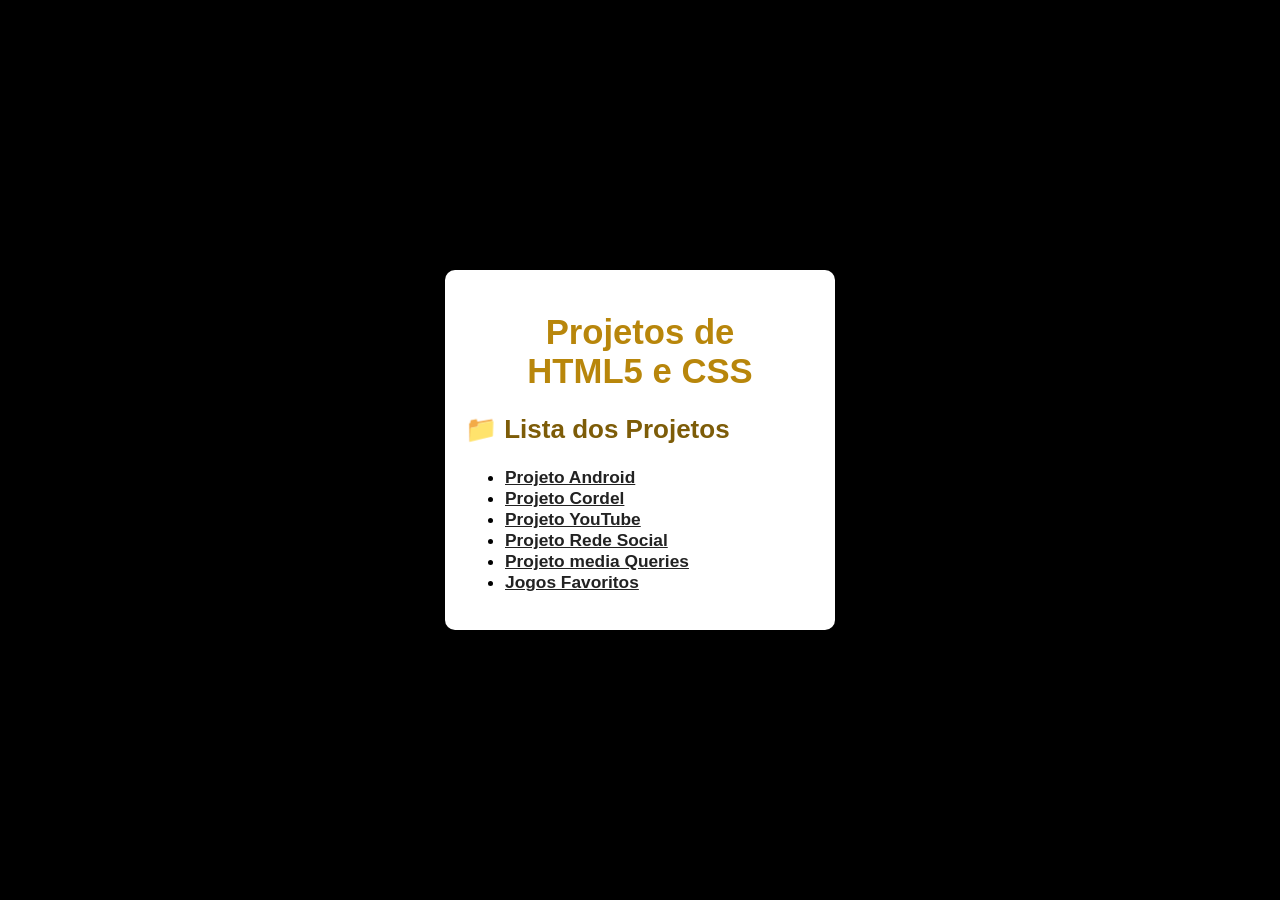
<file: index.html>
<!DOCTYPE html>
<html lang="pt-br">
<head>
    <meta charset="UTF-8">
    <meta name="viewport" content="width=device-width, initial-scale=1.0"> 
    <title>Exercícios de HTML5 e CSS3</title>
    <link rel="stylesheet" href="style.css">
</head>
<body>
    <main>
        <h1>Projetos de <br> HTML5 e CSS</h1>
        
        <h2>&#x1F4C1; Lista dos Projetos</h2>
        <ul>
            <li><a href="Android/index17.html" target="_blank">Projeto Android</a></li>
            <li><a href="Cordel Moderno/index18.html" target="_blank">Projeto Cordel</a></li>
            <li><a href="YouTube/index11.html" target="_blank">Projeto YouTube</a></li>
            <li><a href="Rede Social/index26.html" target="_blank">Projeto Rede Social</a></li>
            <li><a href="Midia Query/TelaLogin.html" target="_blank">Projeto media Queries</a></li>
            <li><a href="Top Jogos/indexJogos.html" target="_blank">Jogos Favoritos</a></li>
        </ul>
    </main>
</body>
</html>
</file>
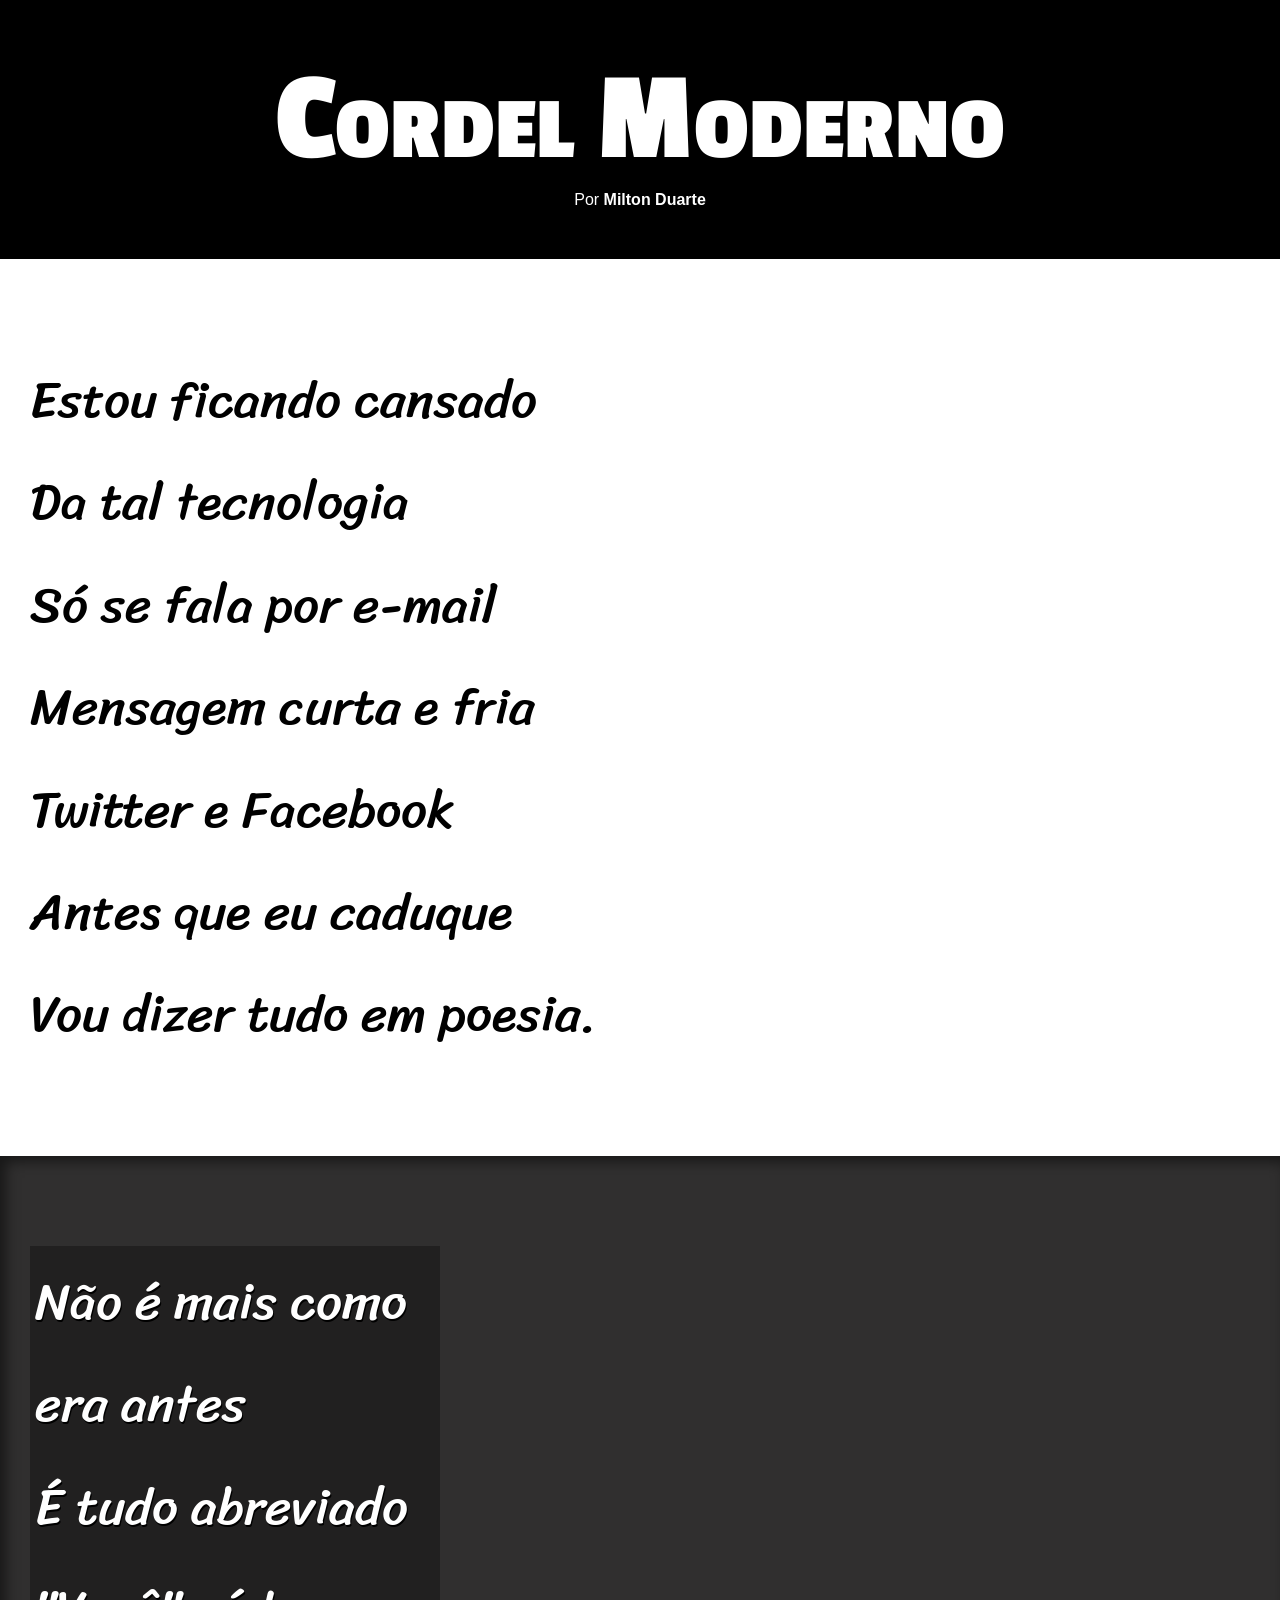
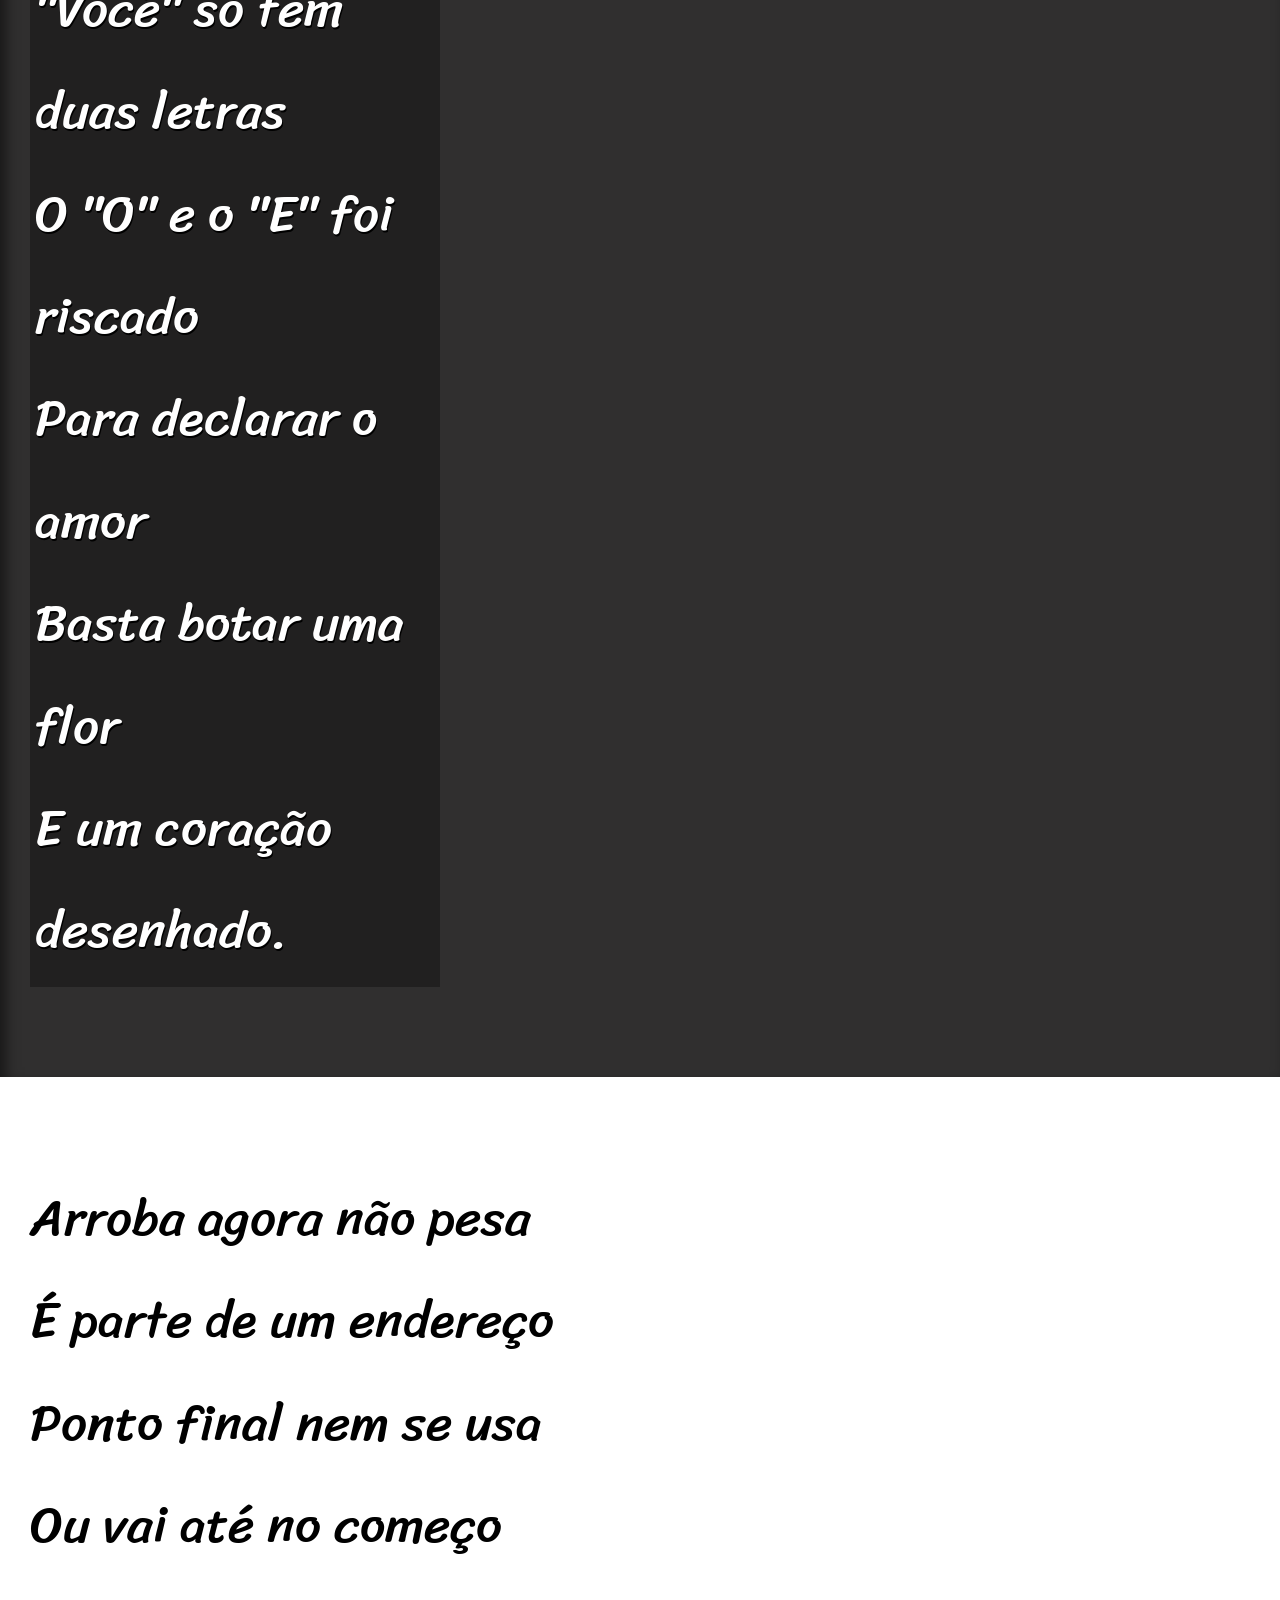
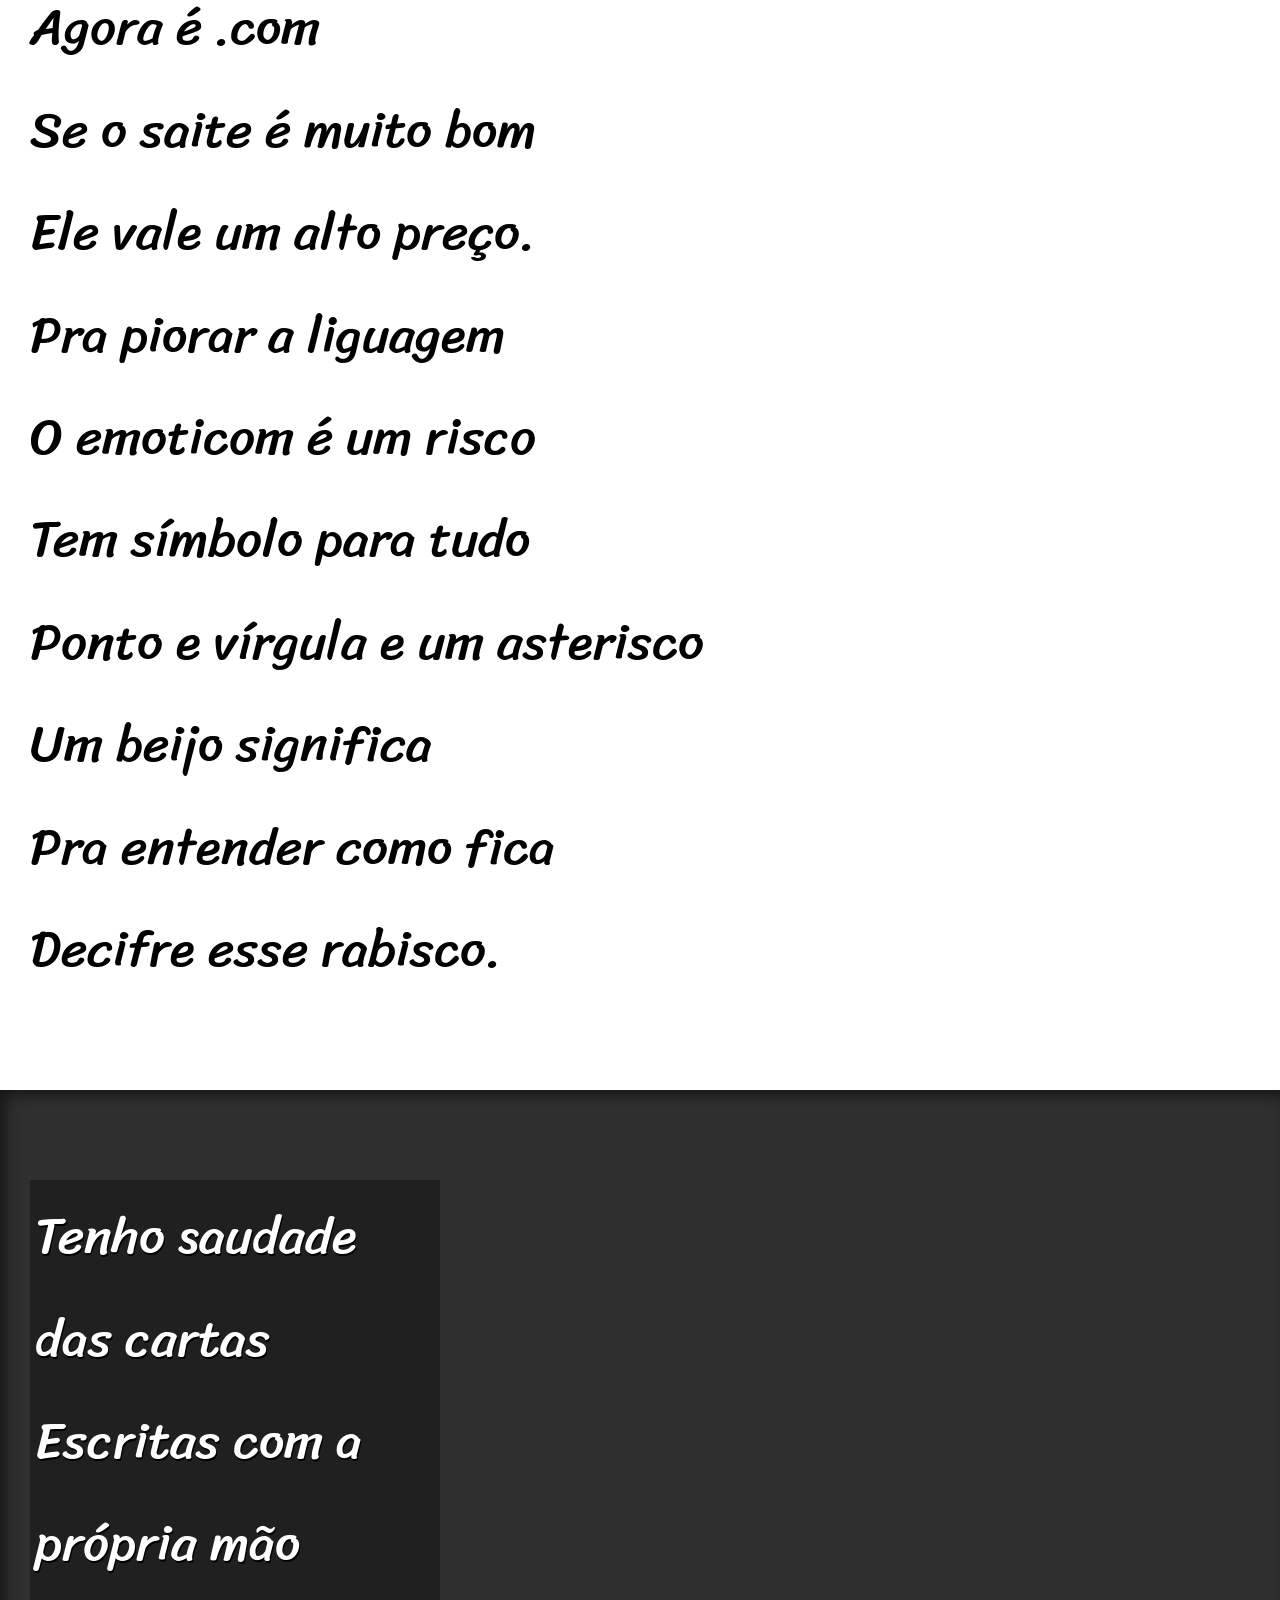
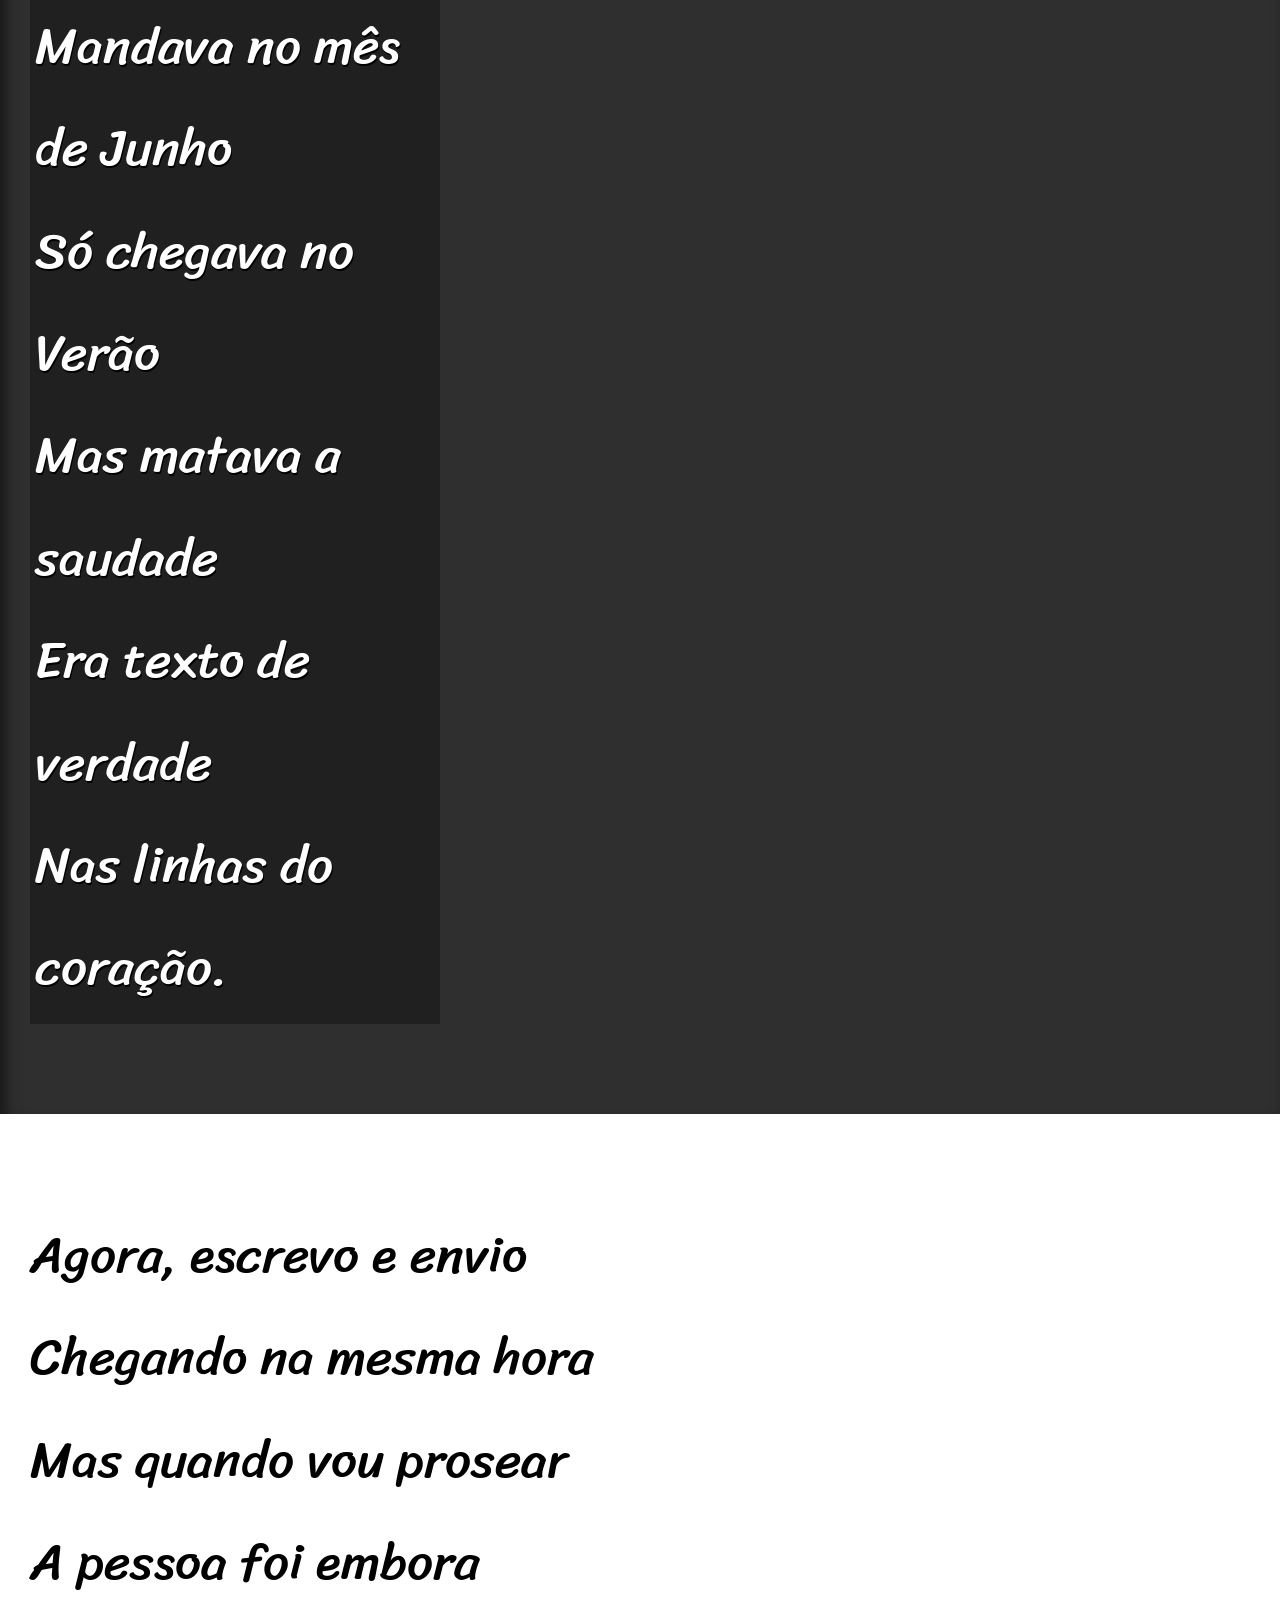
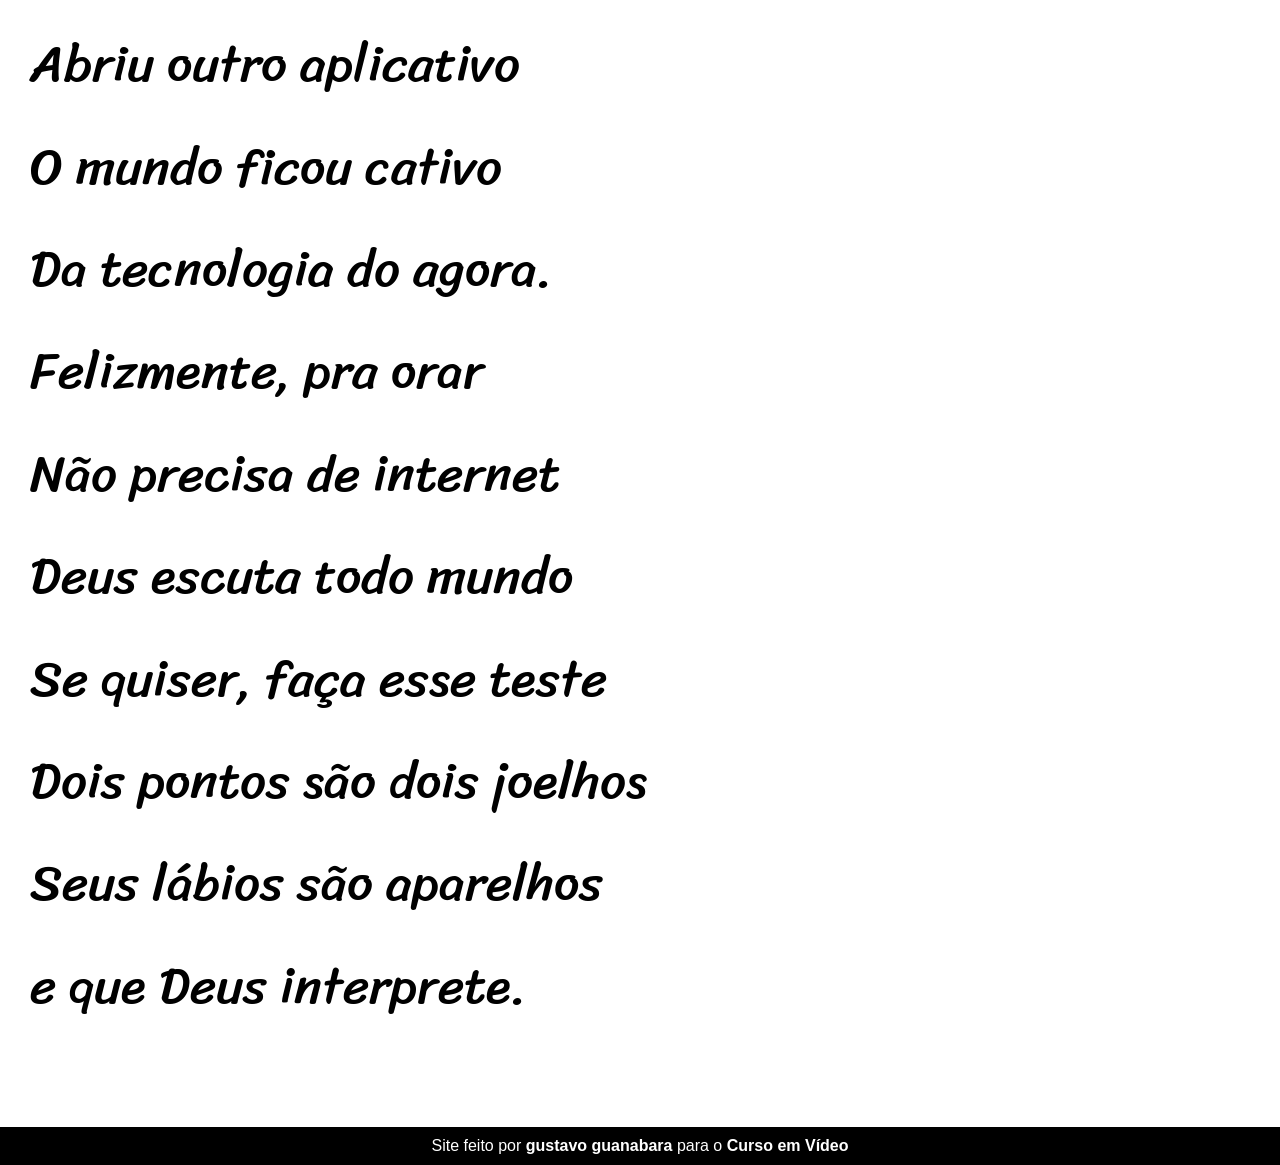
<file: Cordel Moderno/index18.html>
<!DOCTYPE html>
<html lang="pt-br">
<head>
    <meta charset="UTF-8">
    <meta name="viewport" content="width=device-width, initial-scale=1.0">
    <title>Cordel Moderno</title>
    <link rel="stylesheet" href="estilo1.css">
</head>
<body>
    <header>
        <h1>Cordel Moderno</h1>
        <p>Por <a href="https://www.recantodasletras.com.br/poesias/3186743">Milton Duarte</a></p>
    </header>

    <main>
        <section class="normal">
            <p>
                Estou ficando cansado <br>
                Da tal tecnologia <br>
                Só se fala por e-mail <br>
                Mensagem curta e fria <br>
                Twitter e Facebook <br>
                Antes que eu caduque <br>
                Vou dizer tudo em poesia.
            </p>
        </section> 
        
        <section class="imagem" id="img1"> 
            <p>
                Não é mais como era antes <br>
                É tudo abreviado <br>
                "Você" só tem duas letras <br>
                O "O" e o "E" foi riscado <br>
                Para declarar o amor <br>
                Basta botar uma flor <br>
                E um coração desenhado.
            </p>
        </section> 

        <section class="normal">
            <p>
                Arroba agora não pesa <br>
                É parte de um endereço <br>
                Ponto final nem se usa <br>
                Ou vai até no começo <br>
                Agora é .com <br>
                Se o saite é muito bom <br>
                Ele vale um alto preço.
            </p>
            <p>
                Pra piorar a liguagem <br>
                O emoticom é um risco <br>
                Tem símbolo para tudo <br>
                Ponto e vírgula e um asterisco <br>
                Um beijo significa <br>
                Pra entender como fica <br>
                Decifre esse rabisco.
            </p>
        </section> 
        
        <section class="imagem" id="img2">
            <p>
                Tenho saudade das cartas <br>
                Escritas com a própria mão <br>
                Mandava no mês de Junho <br>
                Só chegava no Verão <br>
                Mas matava a saudade <br>
                Era texto de verdade <br>
                Nas linhas do coração.
            </p>
        </section> 
        
        <section class="normal">
            <p>
                Agora, escrevo e envio <br>
                Chegando na mesma hora <br>
                Mas quando vou prosear <br>
                A pessoa foi embora <br>
                Abriu outro aplicativo <br>
                O mundo ficou cativo <br>
                Da tecnologia do agora.
            </p>
            <p>
                Felizmente, pra orar <br>
                Não precisa de internet <br>
                Deus escuta todo mundo <br>
                Se quiser, faça esse teste <br>
                Dois pontos são dois joelhos <br>
                Seus lábios são aparelhos <br>
                e que Deus interprete.
            </p>
        </section> 
    </main>
    <footer>
            <p>Site feito por <a href="https://github.com/gustavoguanabara">gustavo guanabara</a> para o <a href="https://www.youtube.com/c/CursoemV%C3%ADdeo">Curso em Vídeo</a> </p>
    </footer>
</body>
</html>
</file>
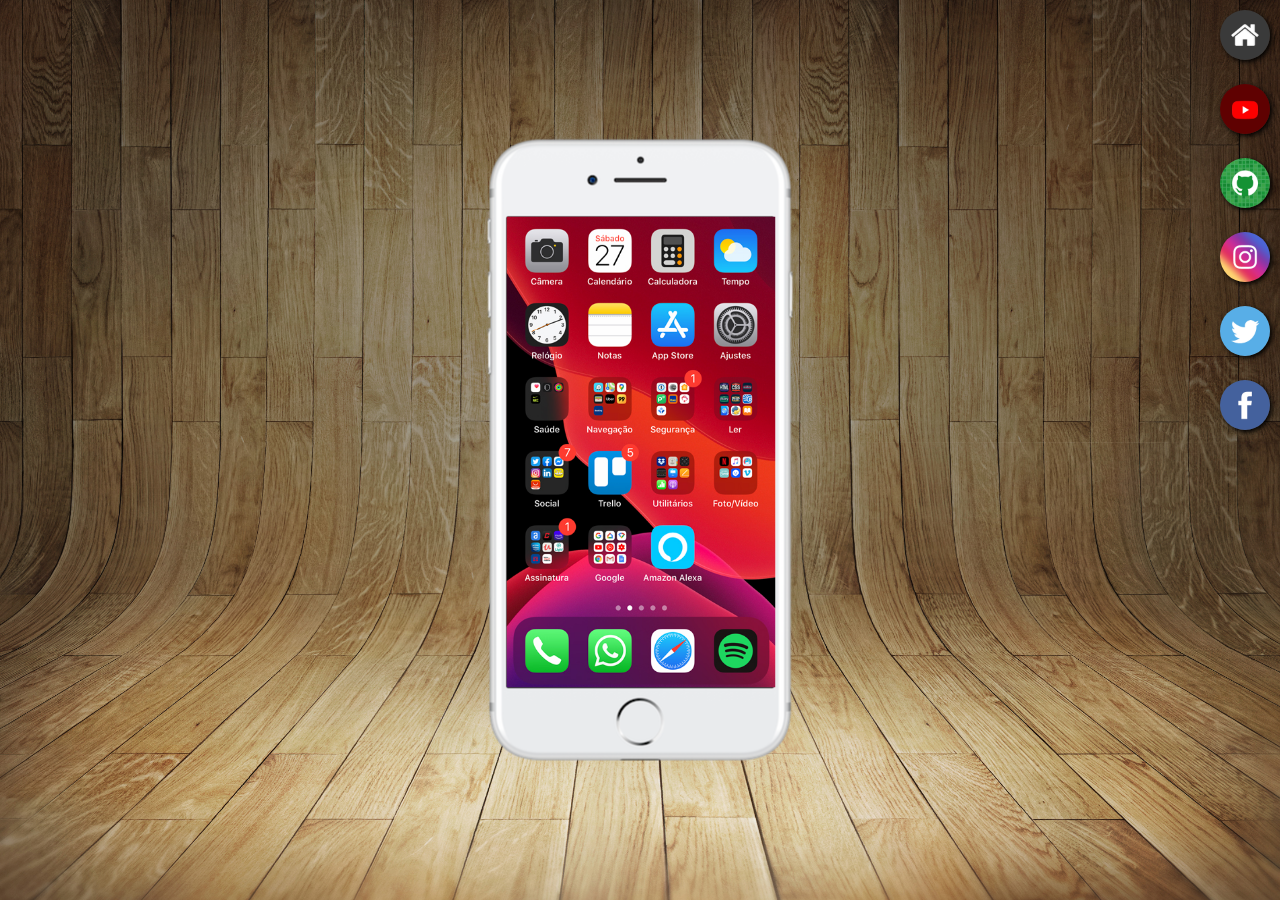
<file: Rede Social/index26.html>
<!DOCTYPE html>
<html lang="pt-br">
<head>
    <meta charset="UTF-8">
    <meta name="viewport" content="width=device-width, initial-scale=1.0">
    <link rel="stylesheet" href="estilo2.css">
    <link rel="shortcut icon" href="midia/favicon.ico" type="image/x-icon">
    <title>Redes Sociais</title>
</head>
<body>
    <main>
        <section id="telefone">
            <iframe src="index27.html" name="tela" id="tela" frameborder="0"></iframe>

        </section>
        <section id="redes">
            <a href="index27.html" target="tela"><img src="midia/logo-home.jpg" alt="home"></a><br>
            <a href="index28.html" target="tela"><img src="midia/logo-youtube.jpg" alt="youtube"></a><br>
            <a href="index29.html" target="tela"><img src="midia/logo-github.jpg" alt="github"></a><br>
            <a href="index30.html" target="tela"><img src="midia/logo-instagram.jpg" alt="instagram"></a><br>
            <a href="index31.html" target="tela"><img src="midia/logo-twitter.jpg" alt="twitter"></a><br>
            <a href="index32.html" target="tela"><img src="midia/logo-facebook.jpg" alt="facebook"></a>
        </section>
    </main>
</body>
</html>
</file>
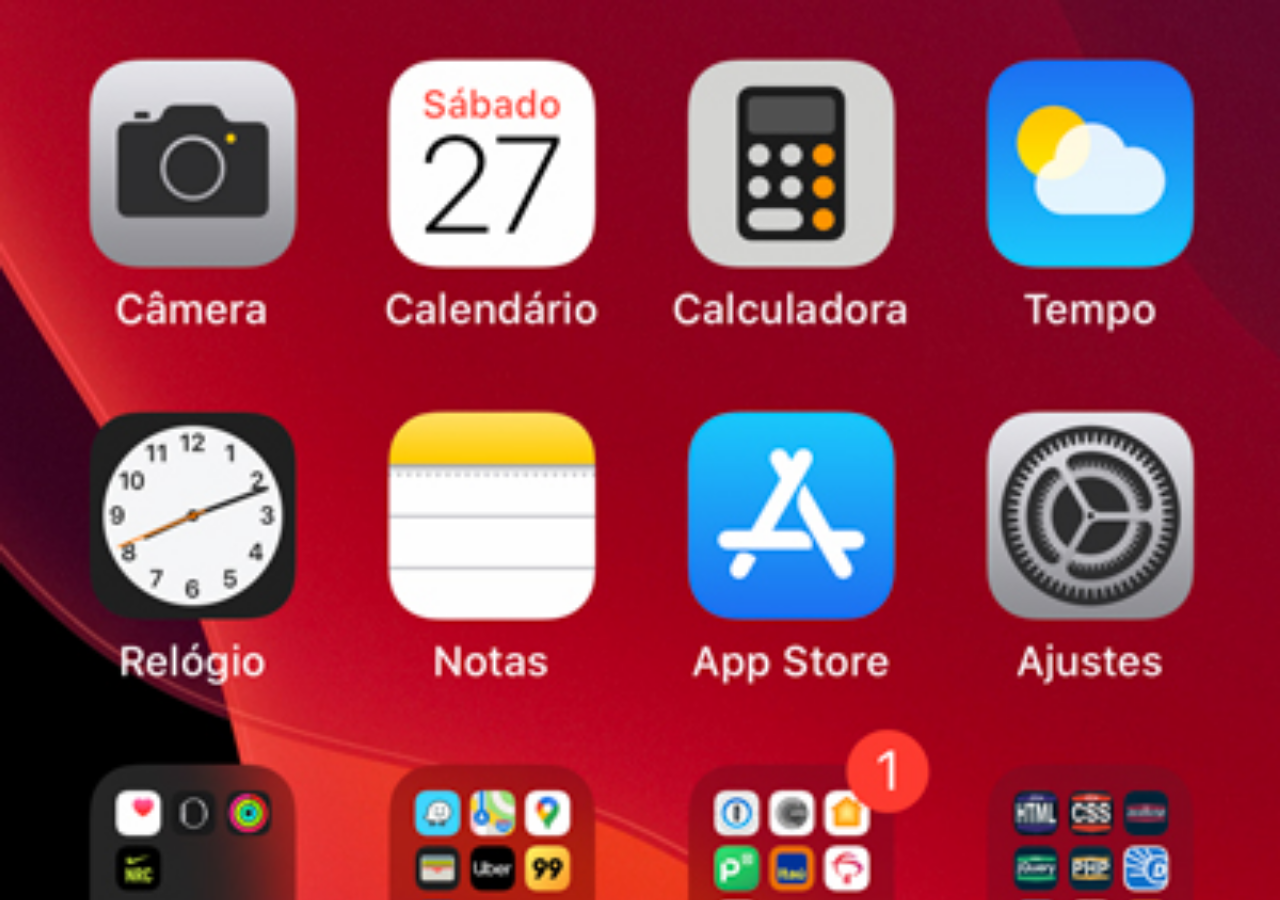
<file: Rede Social/index27.html>
<!DOCTYPE html>
<html lang="pt-br">
<head>
    <meta charset="UTF-8">
    <meta name="viewport" content="width=device-width, initial-scale=1.0">
    <title>home</title>
    <style>
        *{
            margin: 0px;
            padding: 0px;
        }
        body{
            width: 100vw;
            height: 100vh;
            background: url(midia/tela-home.jpg) no-repeat top center;
            background-size: cover;
        }
        
    </style>
</head>
<body>
    
</body>
</html>
</file>
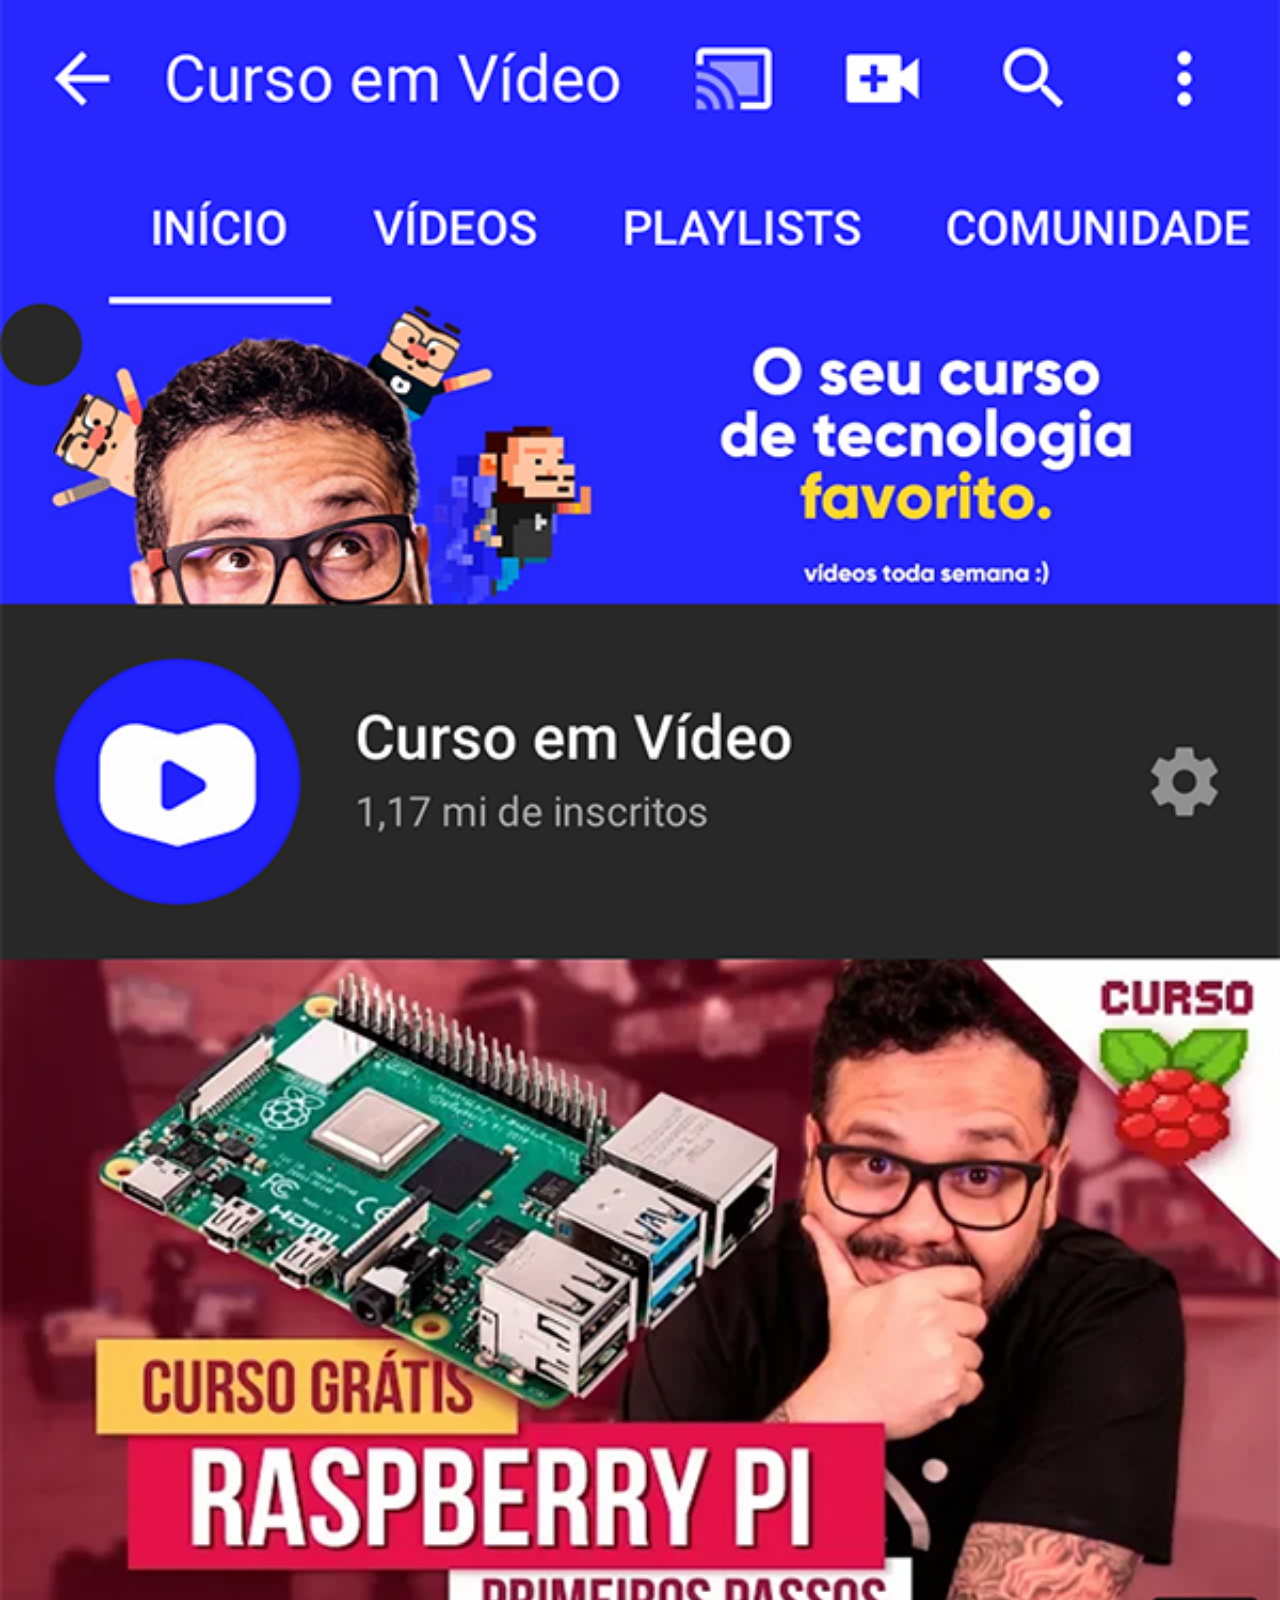
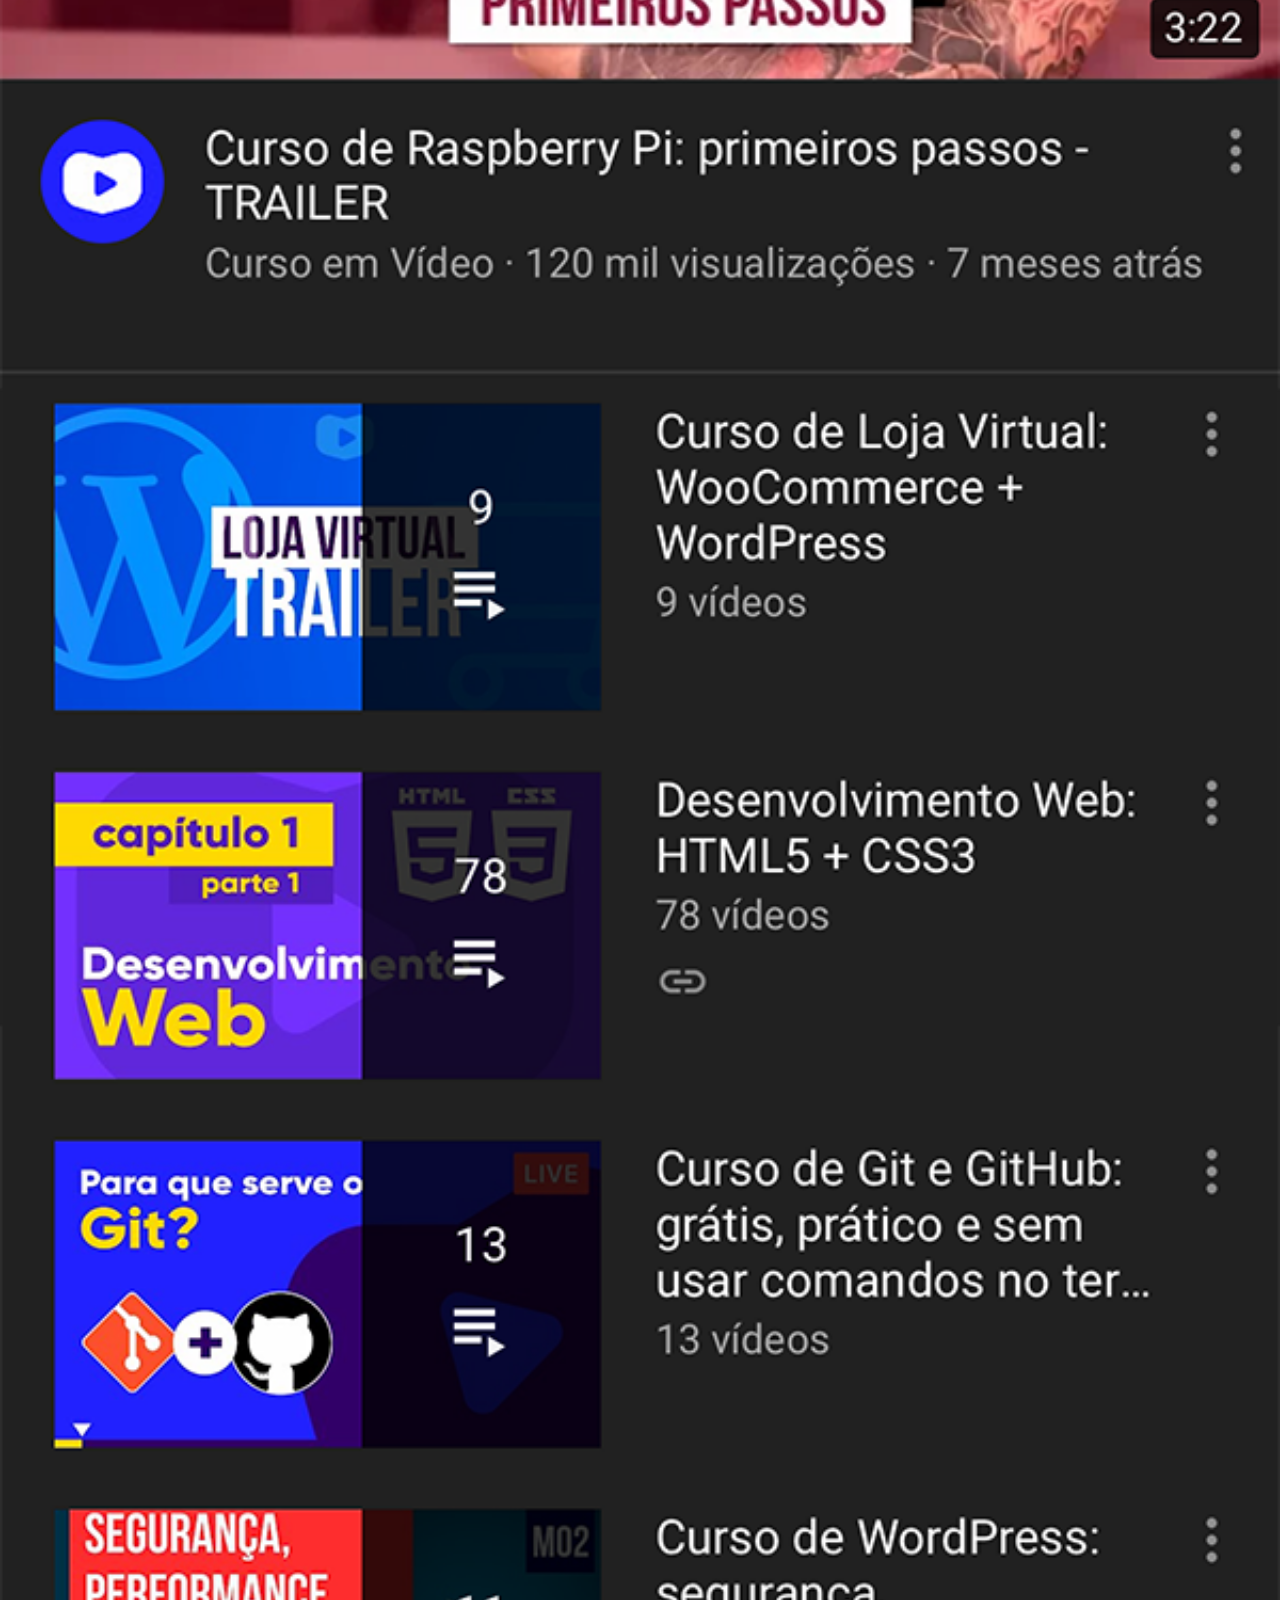
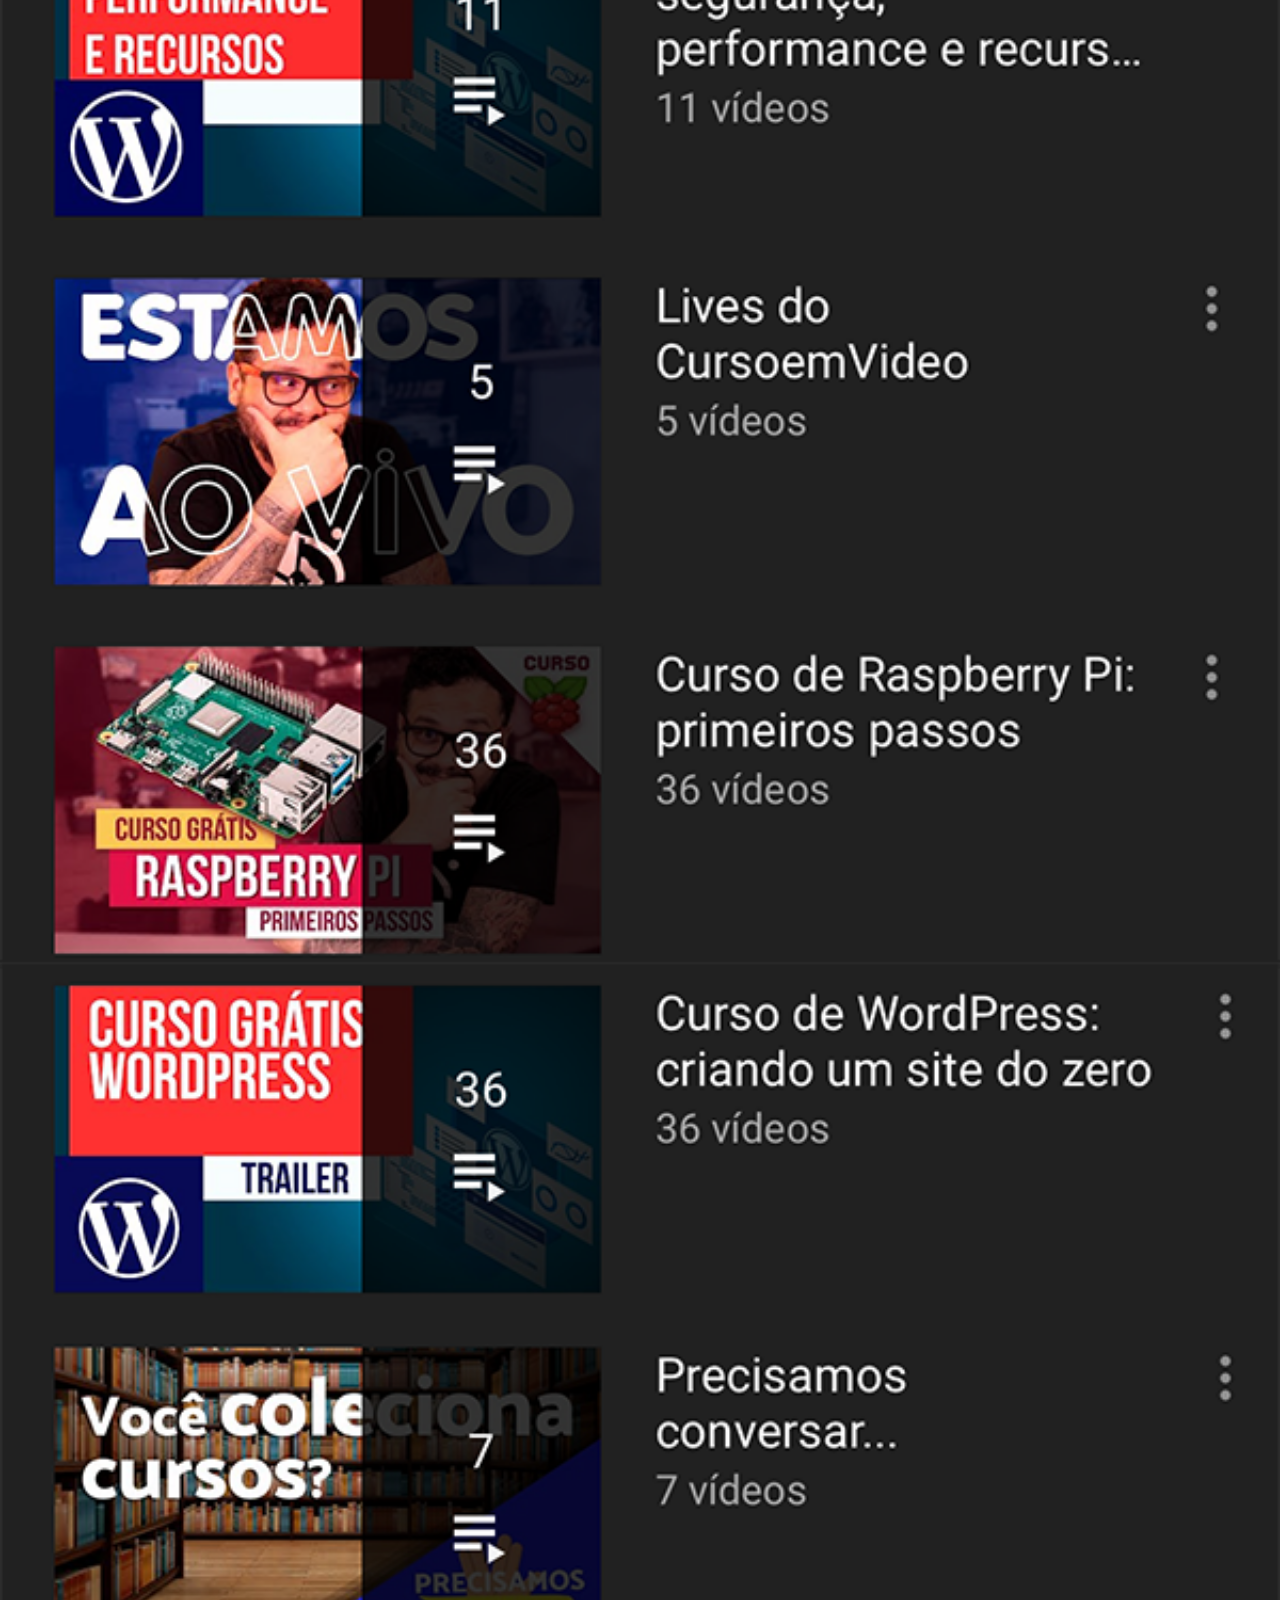
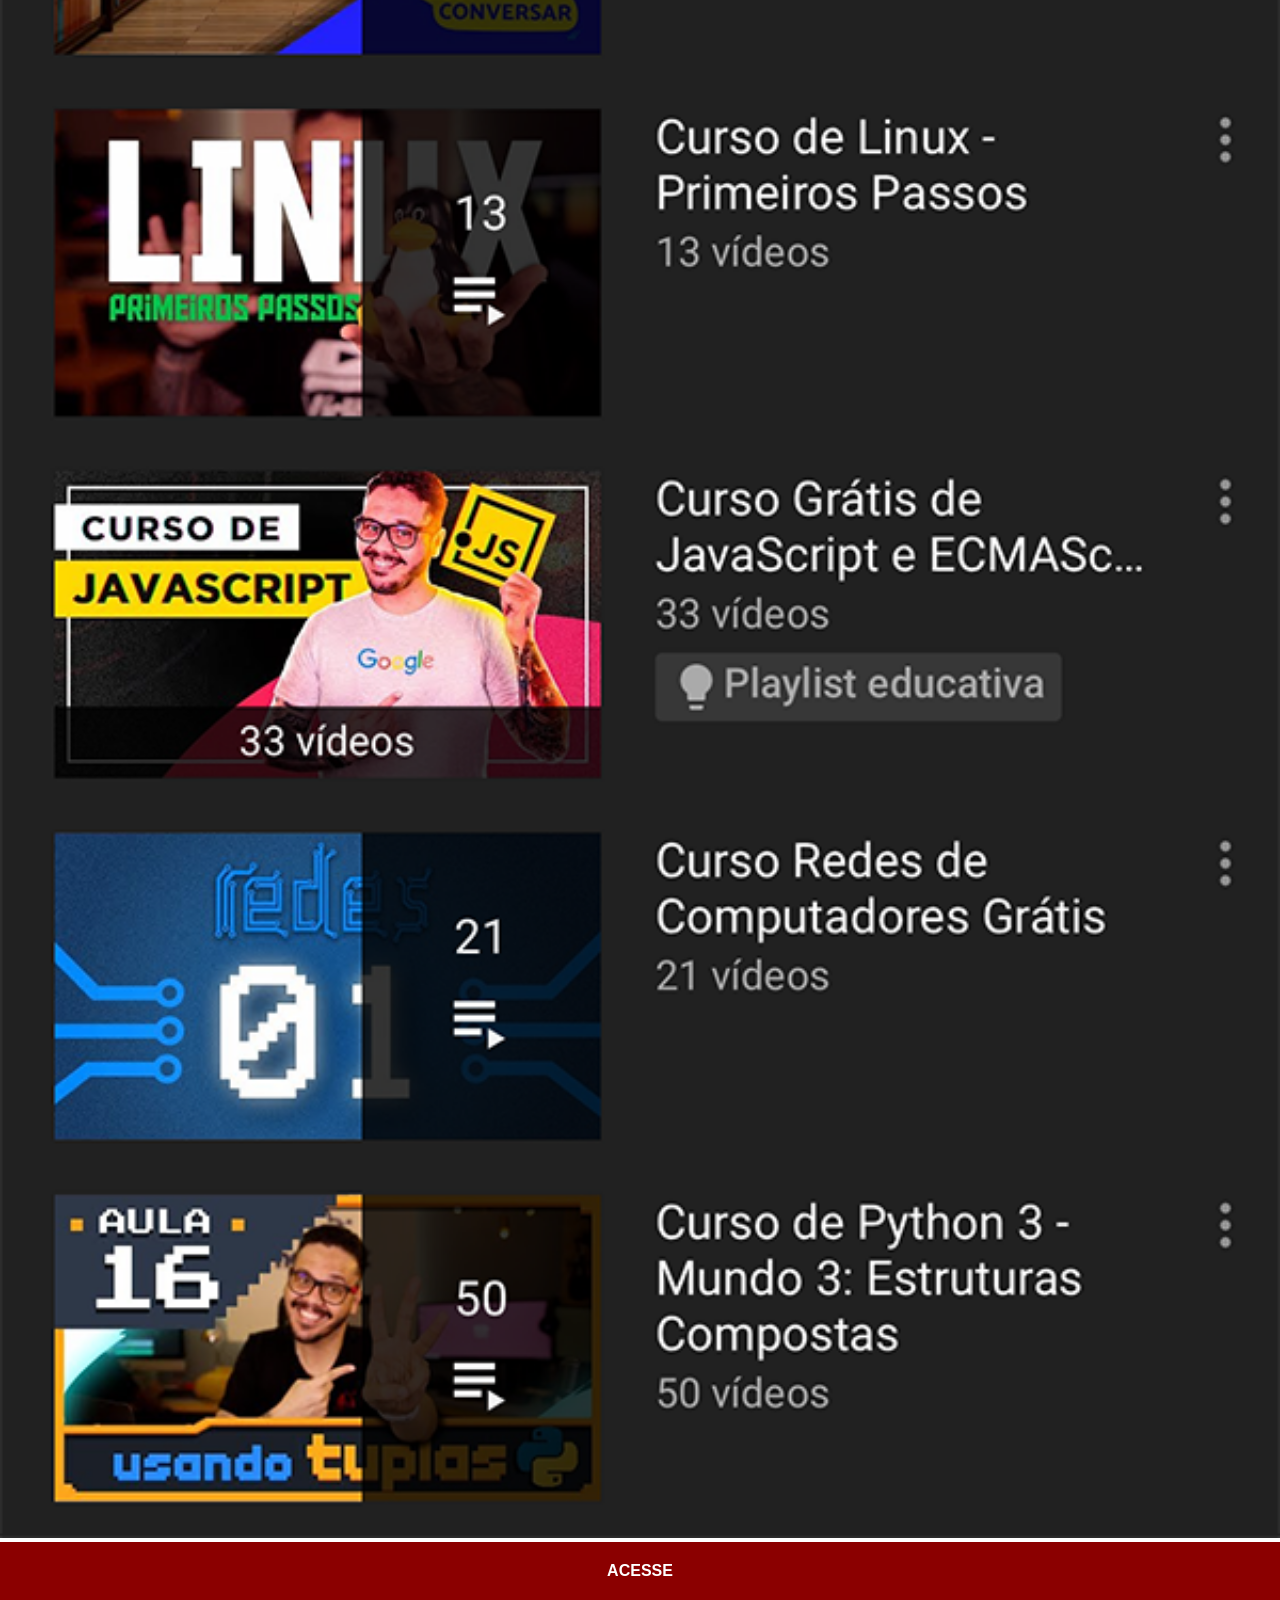
<file: Rede Social/index28.html>
<!DOCTYPE html>
<html lang="pt-br">
<head>
    <meta charset="UTF-8">
    <meta name="viewport" content="width=device-width, initial-scale=1.0">
    <title>youtube</title>
    <style>
        *{
            margin: 0px;
            padding: 0px;
            font-family: Arial, Helvetica, sans-serif;
        }
        ::-webkit-scrollbar {
            width: 0px;
            height: 0px;
        }
        img {
            width: 100vw;
        }
        a {
            display: block;
            background-color: darkred;
            color: white;
            padding: 20px;
            text-align: center;
            font-weight: bolder;
            text-decoration: none;
        }
    </style>
</head>
<body>
    <img src="midia/tela-youtube.png" alt="YouTube">
    <a href="https://www.youtube.com/c/CursoemV%C3%ADdeo" target="_blank">ACESSE</a>
</body>
</html>
</file>
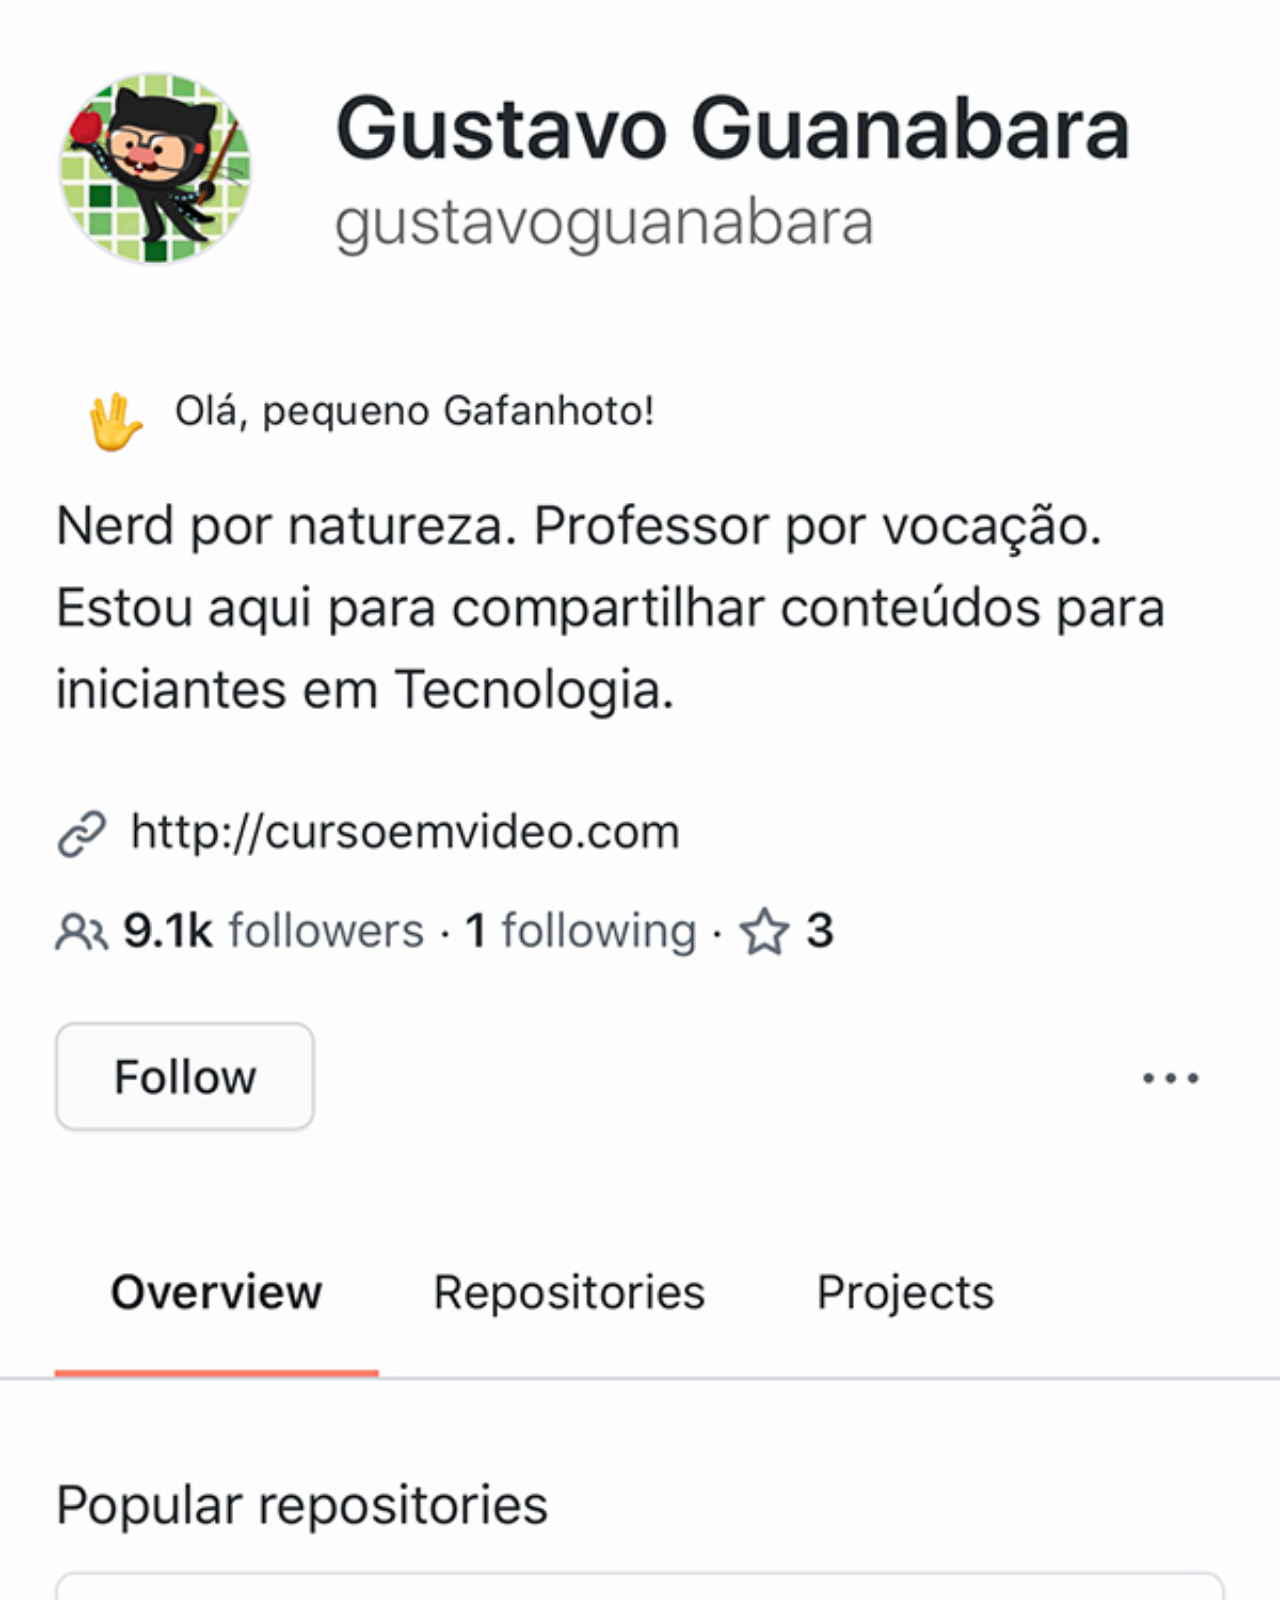
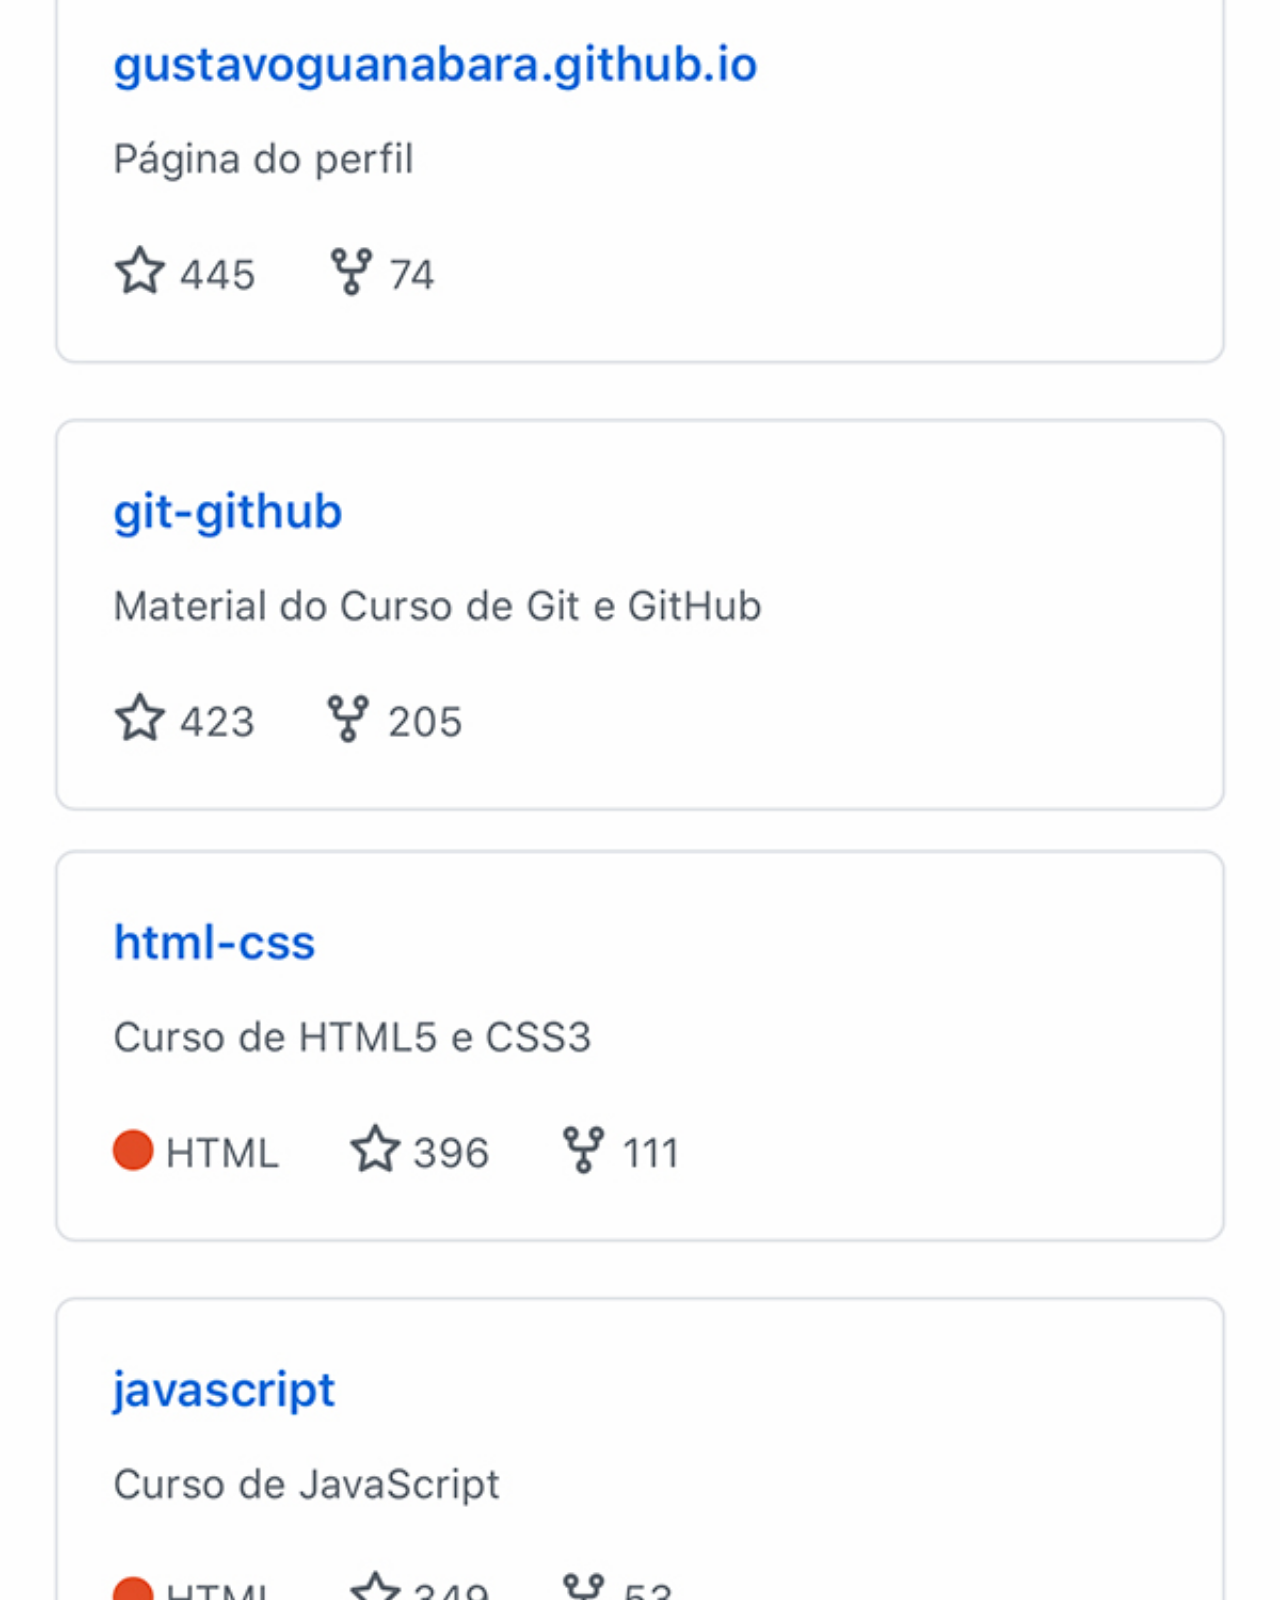
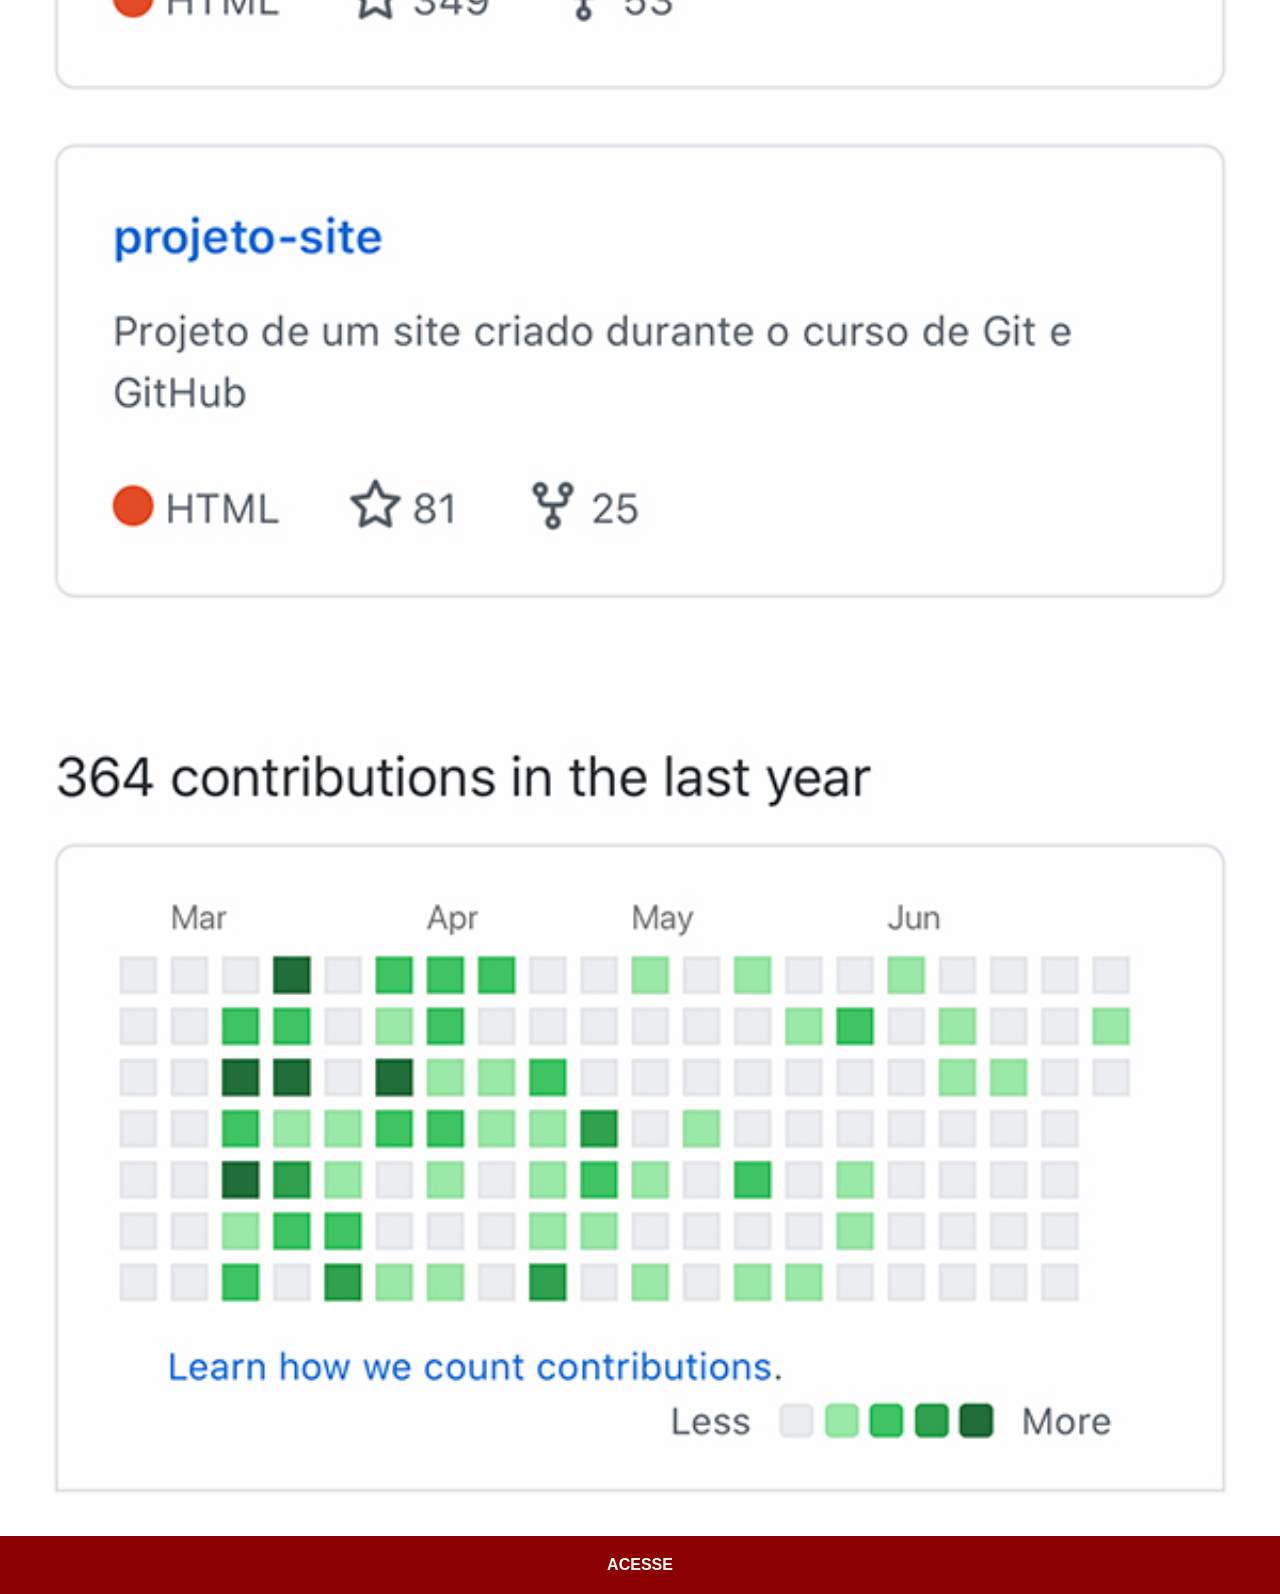
<file: Rede Social/index29.html>
<!DOCTYPE html>
<html lang="pt-br">
<head>
    <meta charset="UTF-8">
    <meta name="viewport" content="width=device-width, initial-scale=1.0">
    <title>github</title>
    <style>
        *{
            margin: 0px;
            padding: 0px;
            font-family: Arial, Helvetica, sans-serif;
        }
        ::-webkit-scrollbar {
            width: 0px;
            height: 0px;
        }
        img {
            width: 100vw;
        }
        a {
            display: block;
            background-color: darkred;
            color: white;
            padding: 20px;
            text-align: center;
            font-weight: bolder;
            text-decoration: none;
        }
    </style>
</head>
<body>
    <img src="midia/tela-github.jpg" alt="YouTube">
    <a href="https://github.com/gustavoguanabara" target="_blank">ACESSE</a>
</body>
</html>
</file>
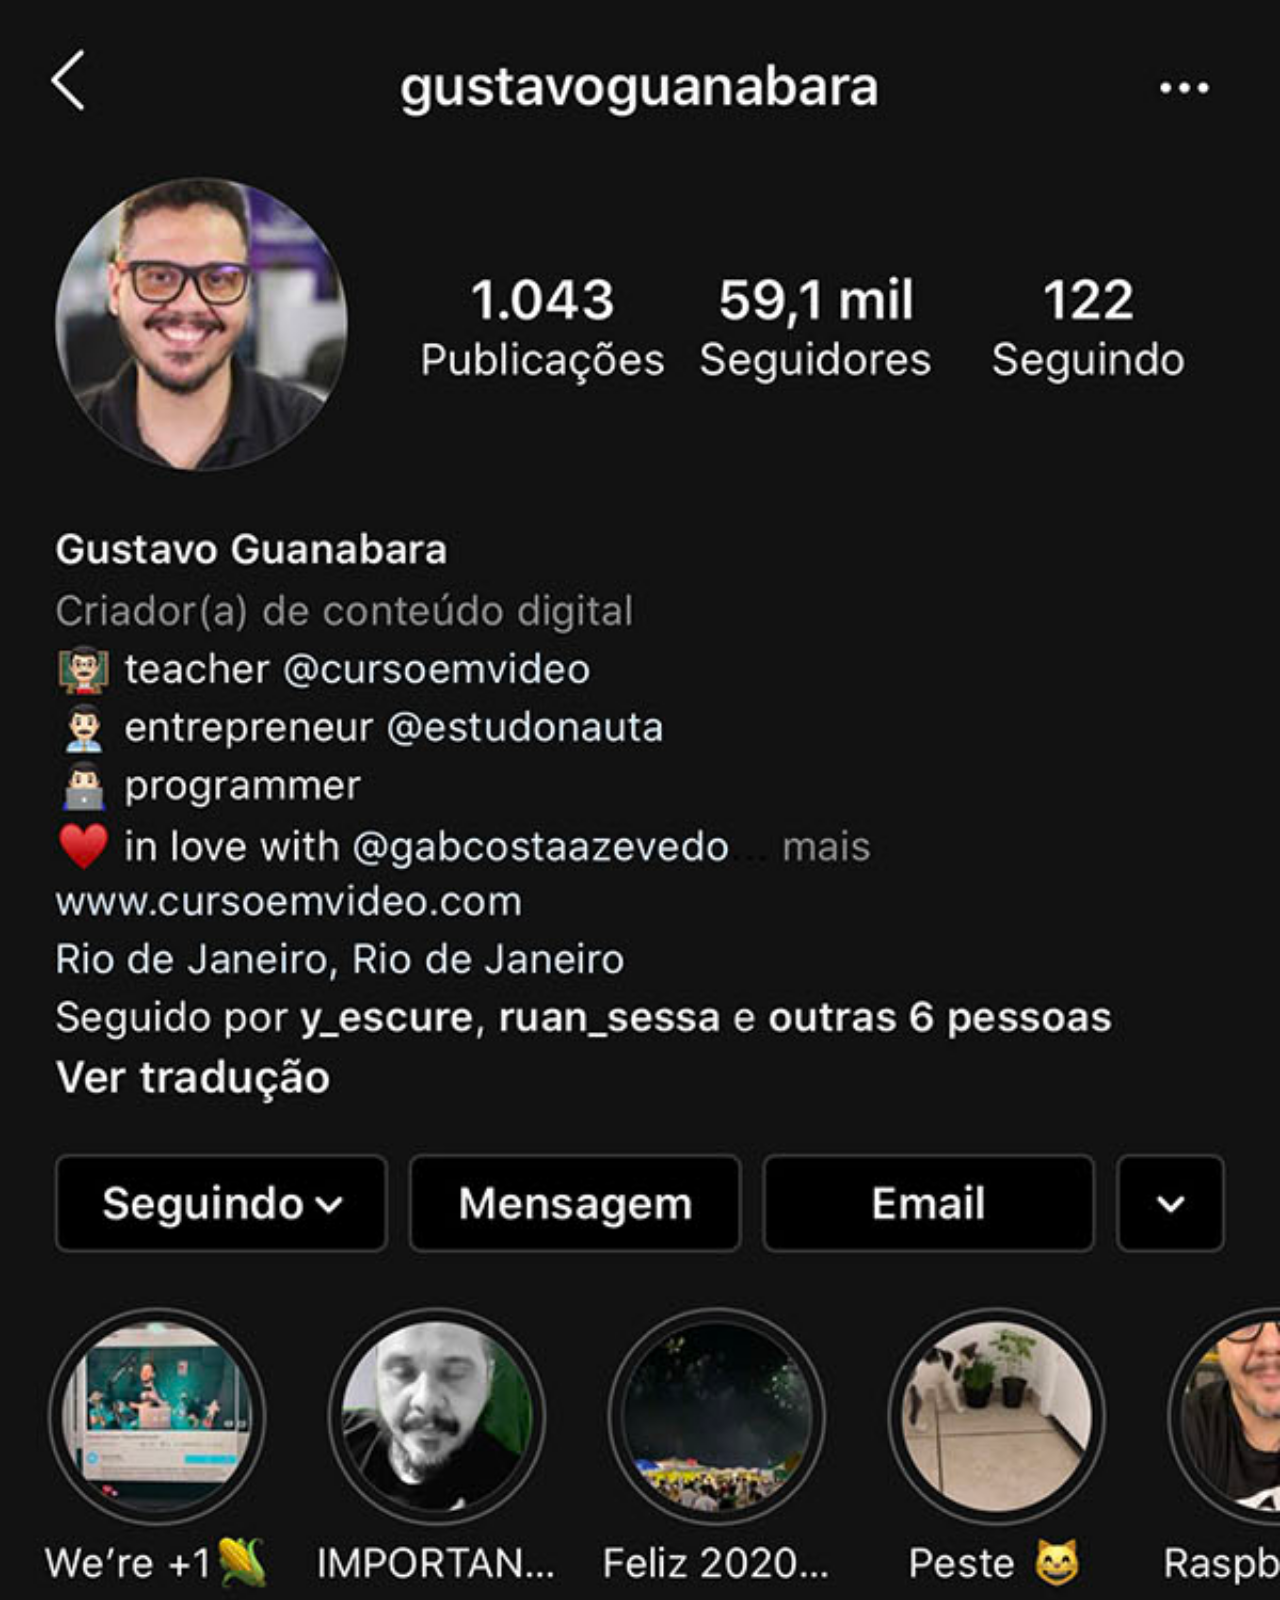
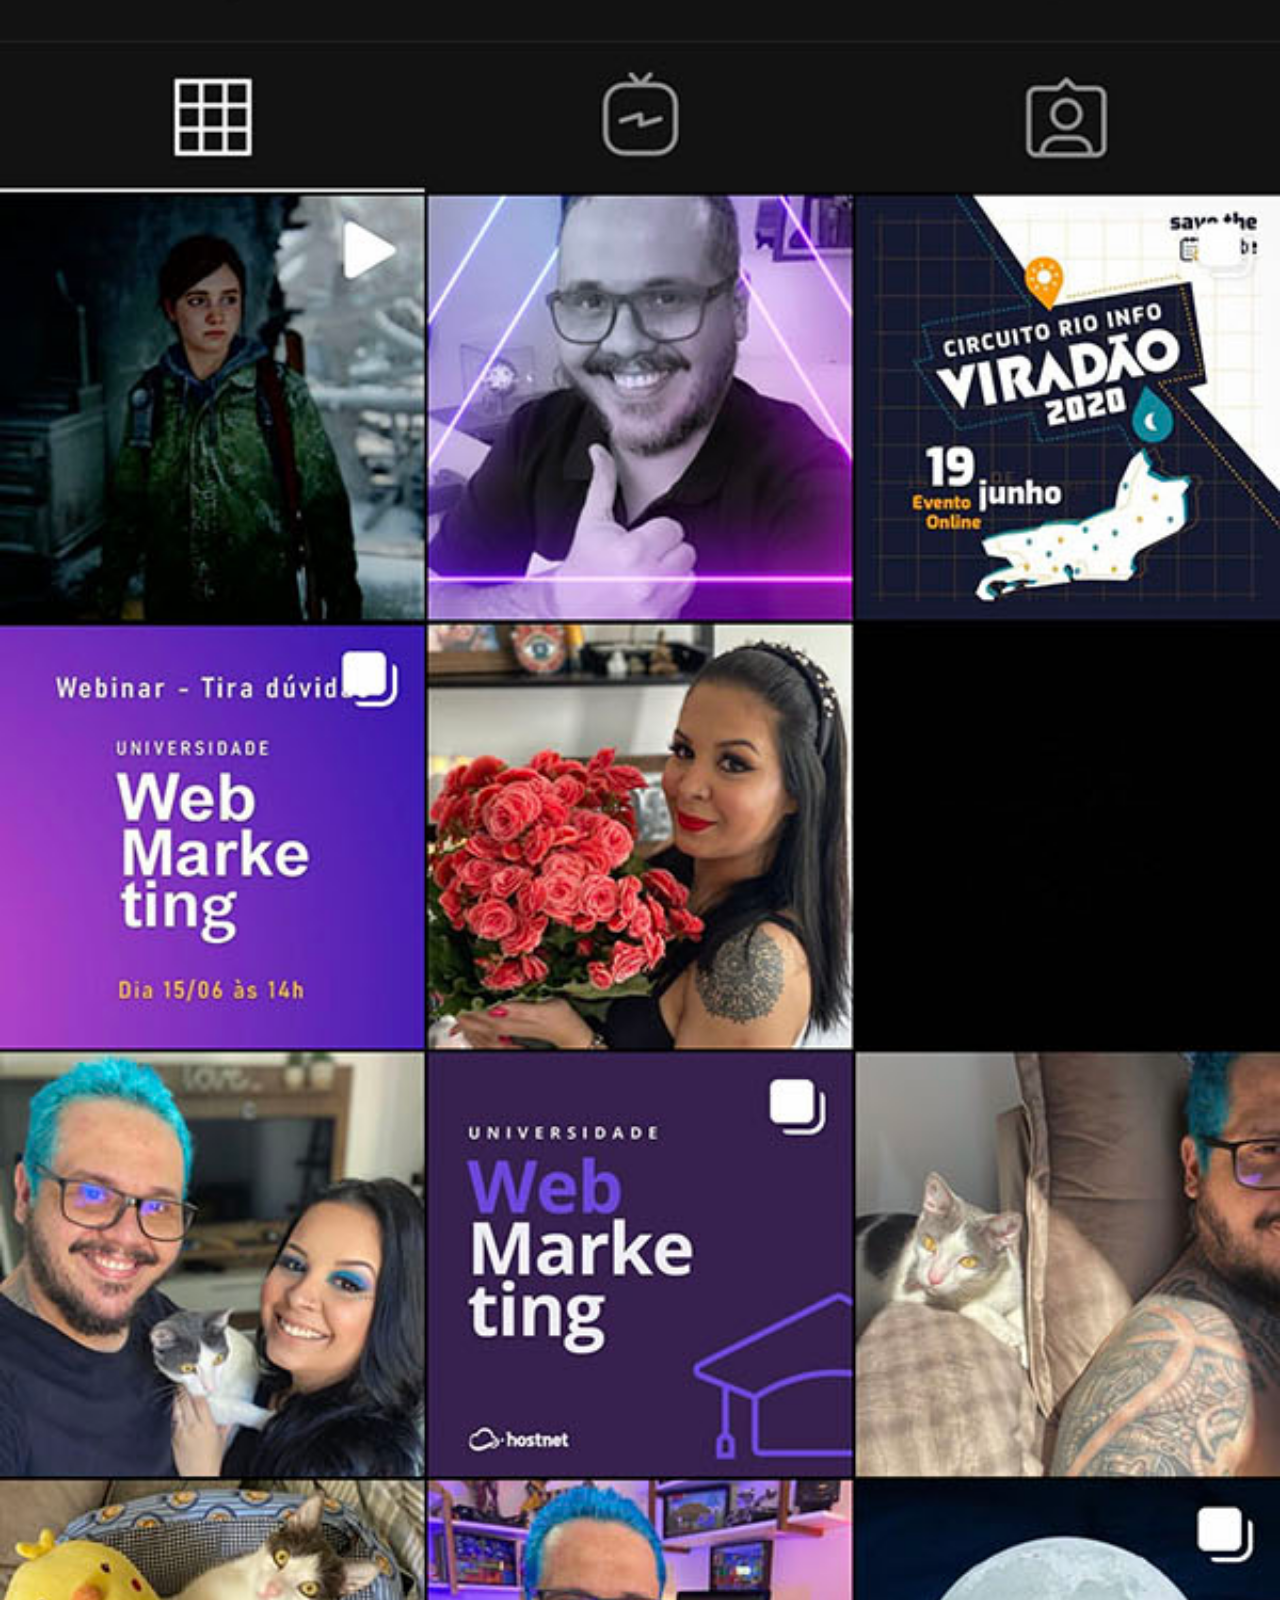
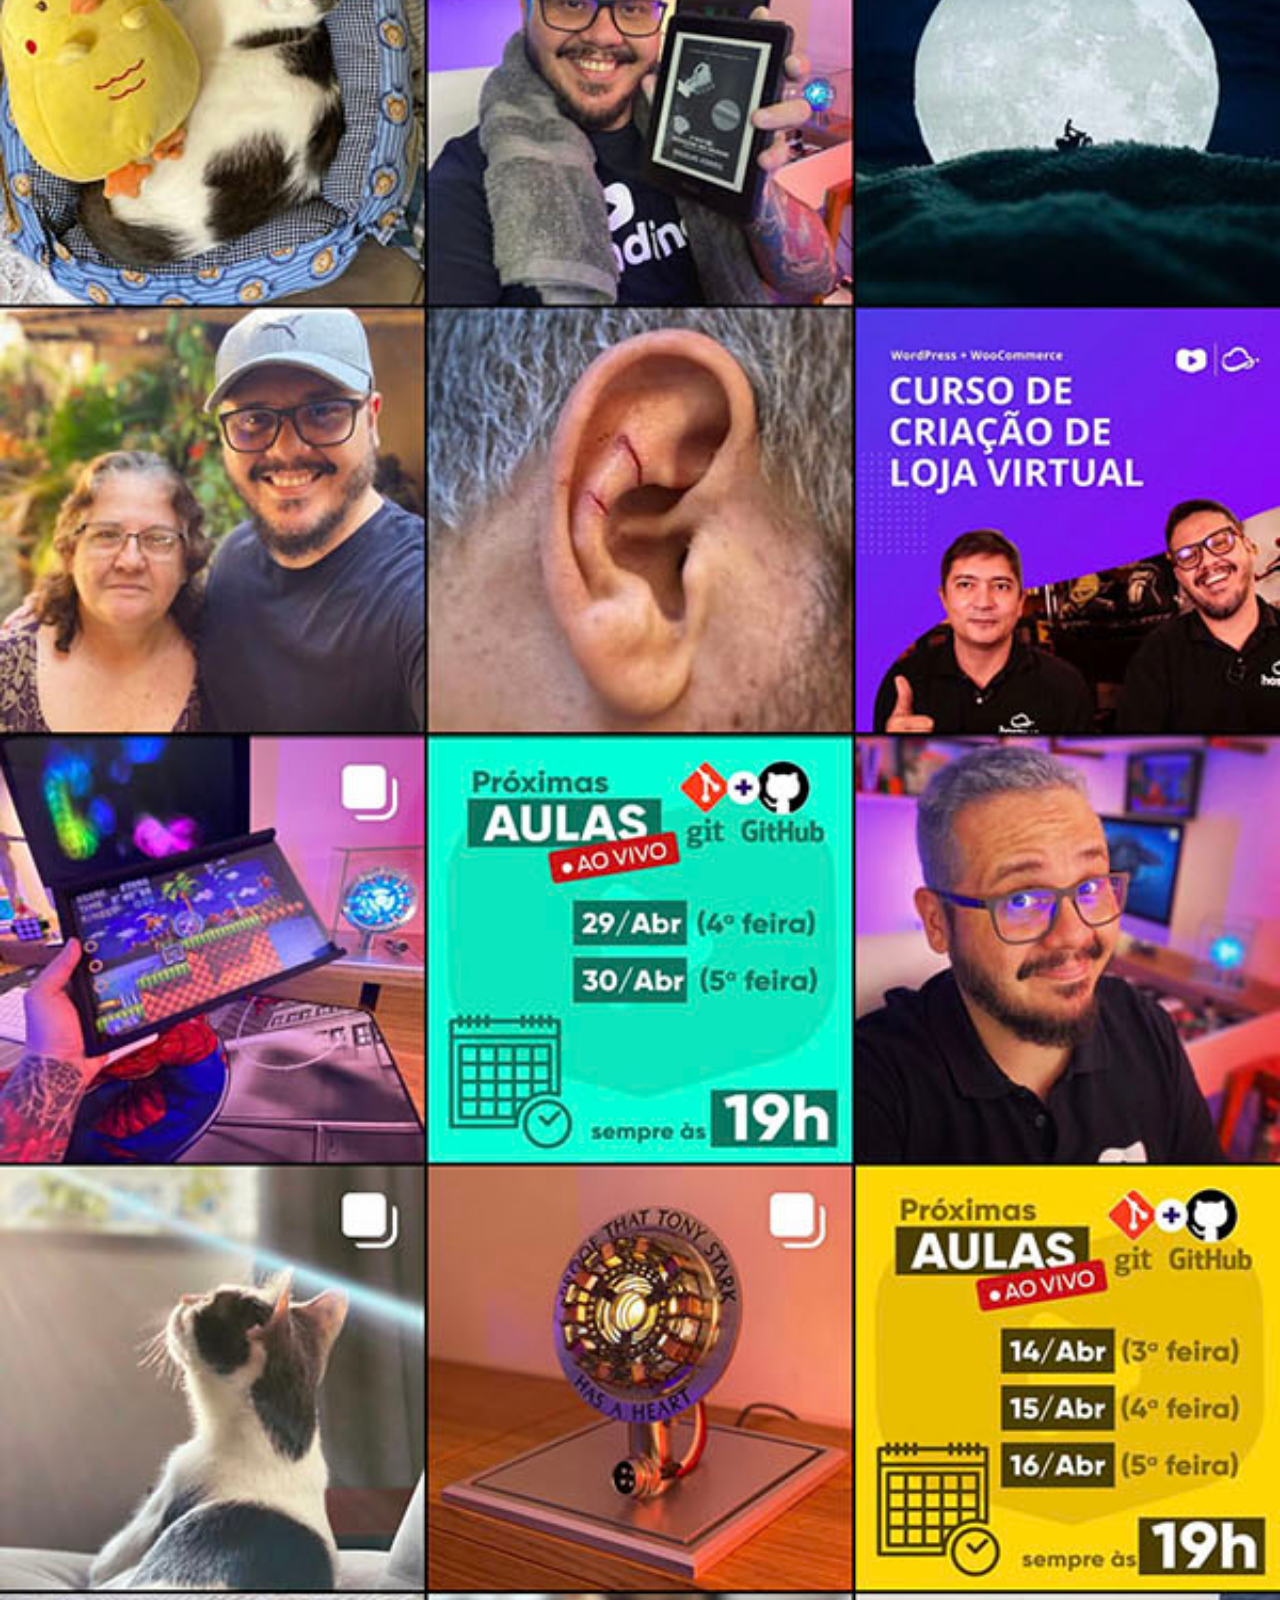
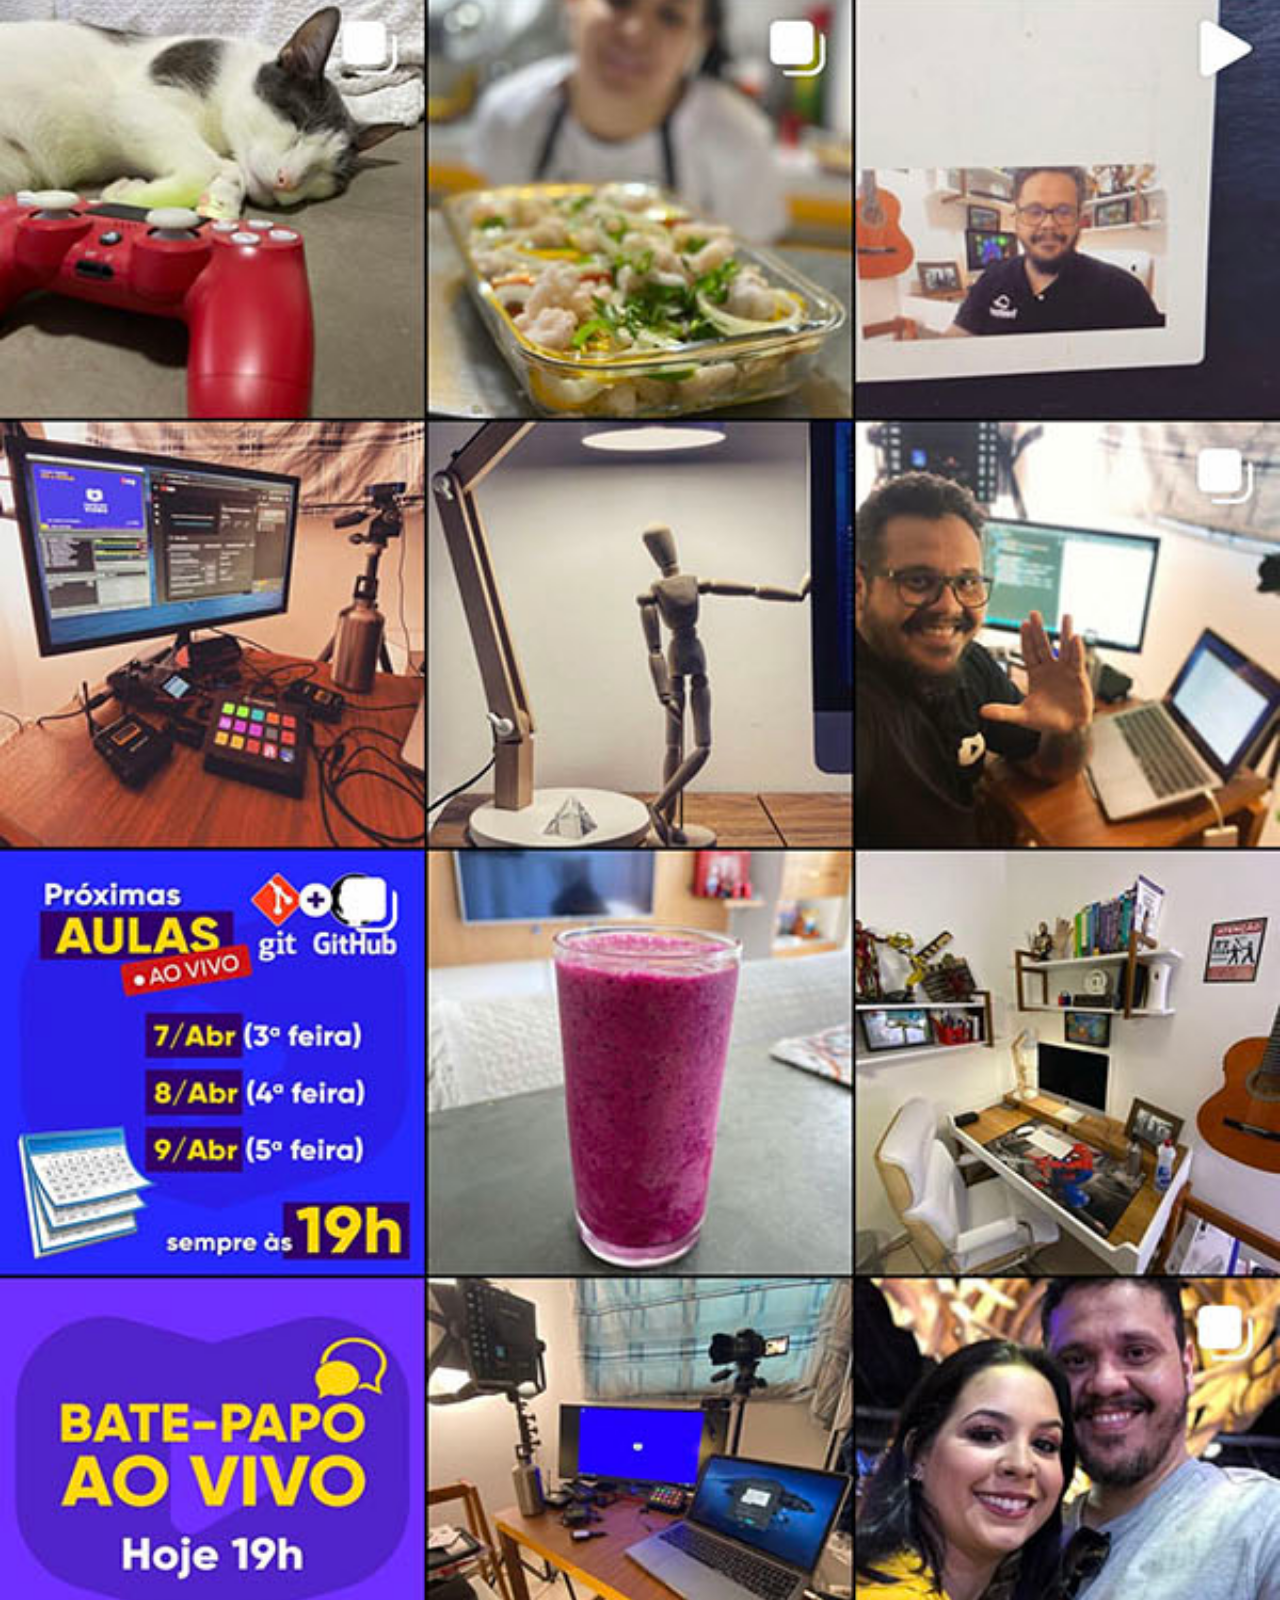
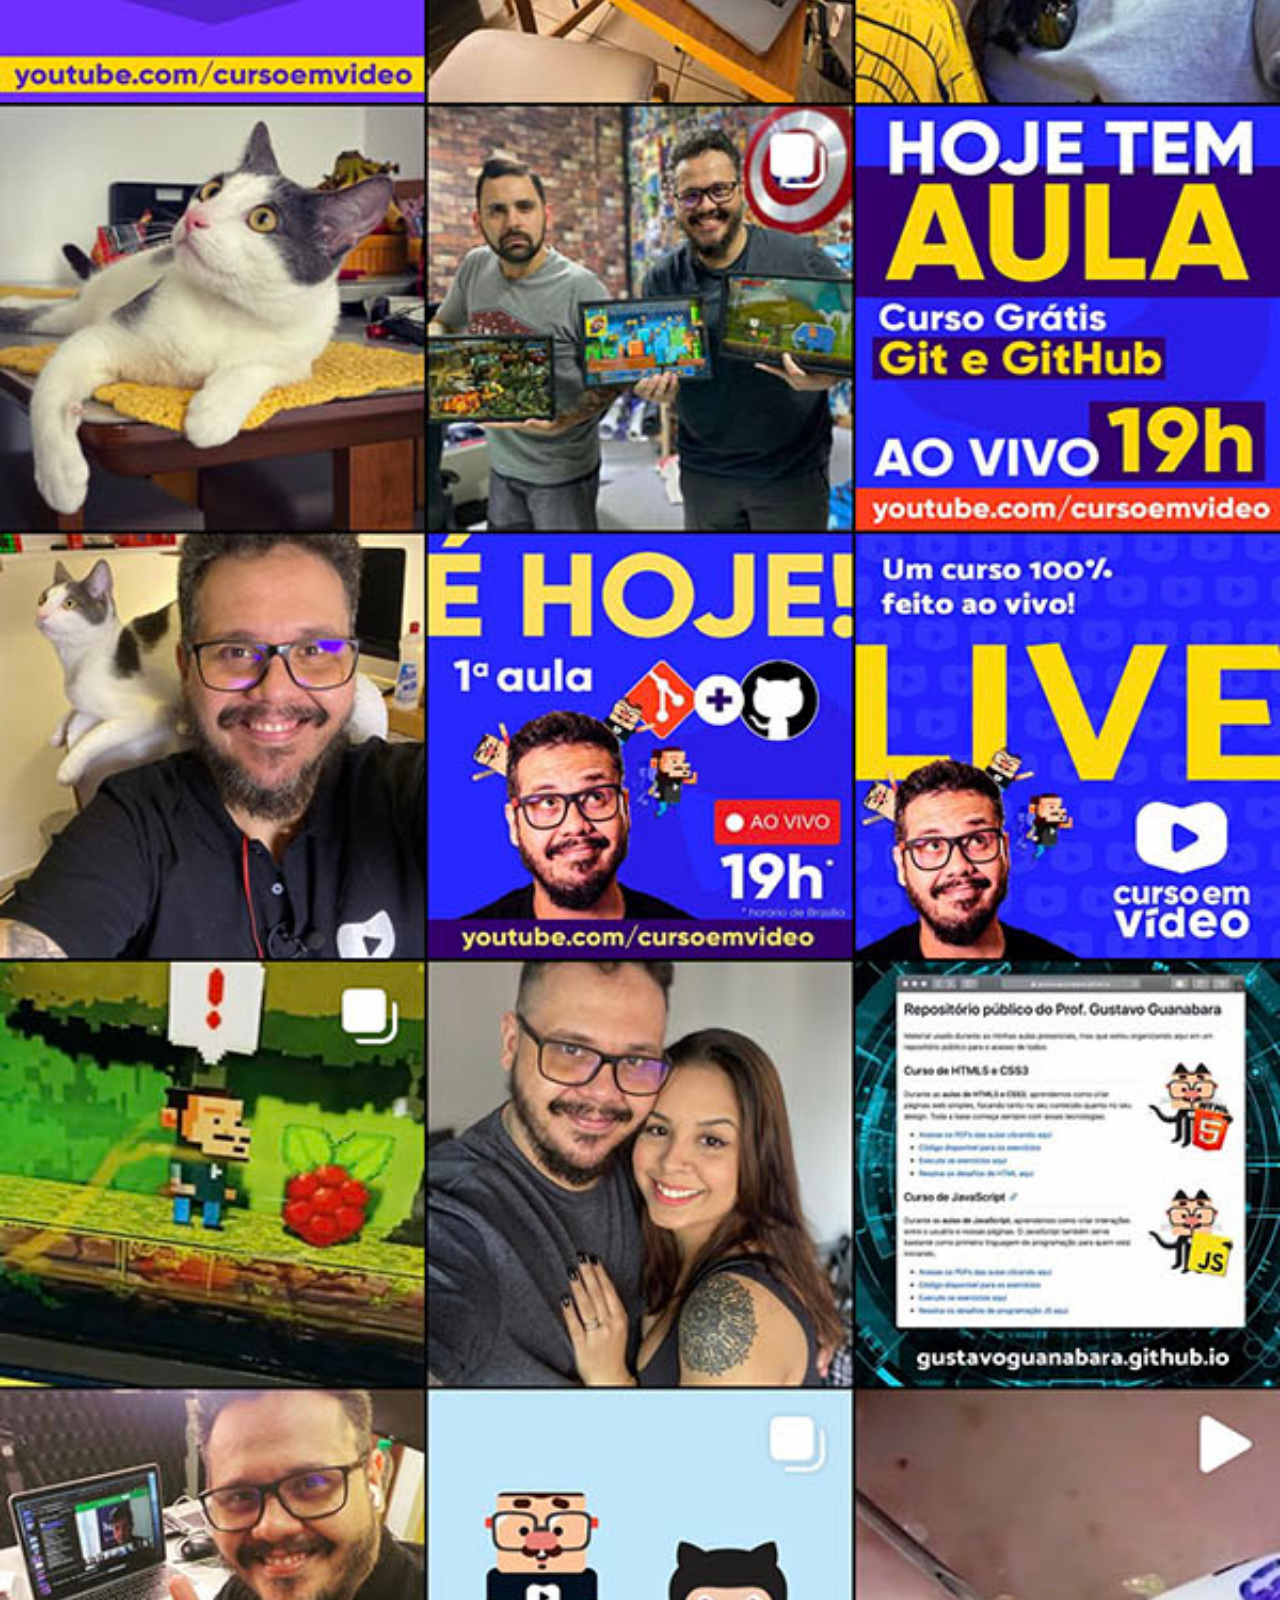
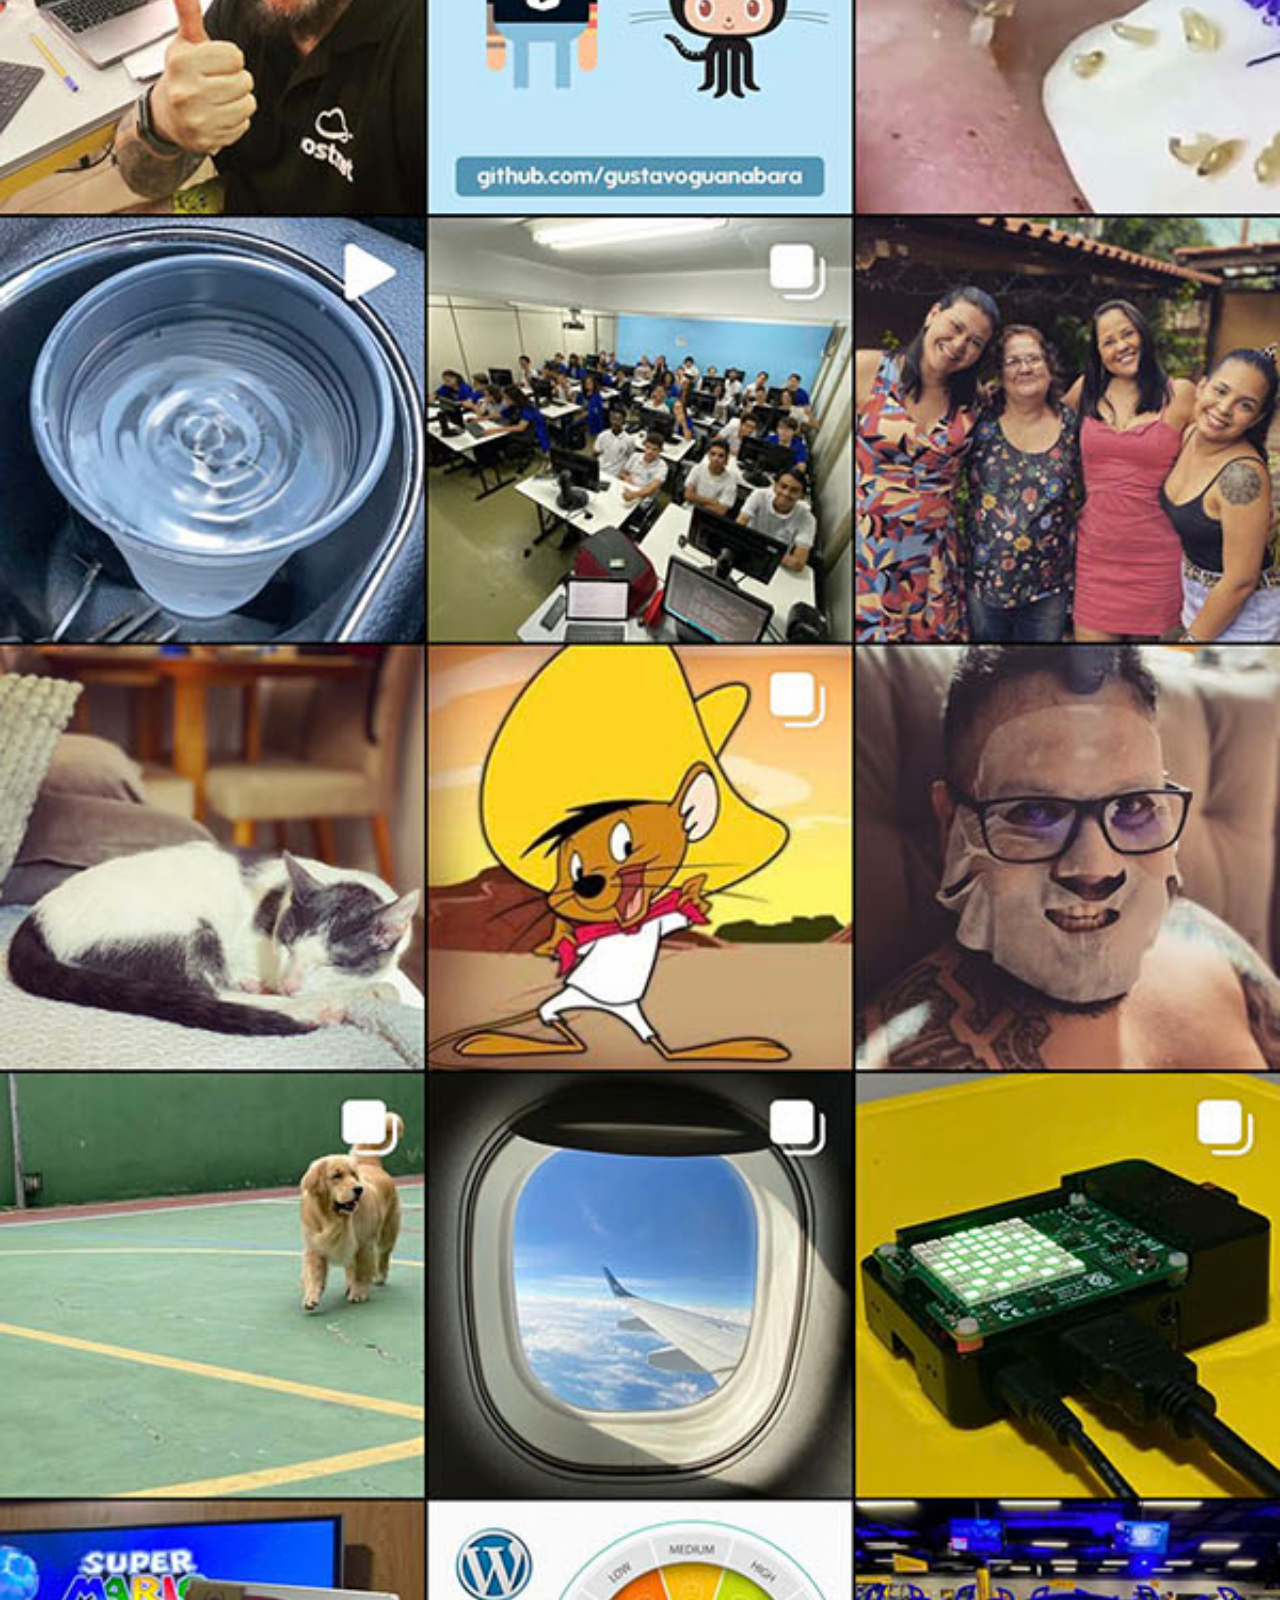
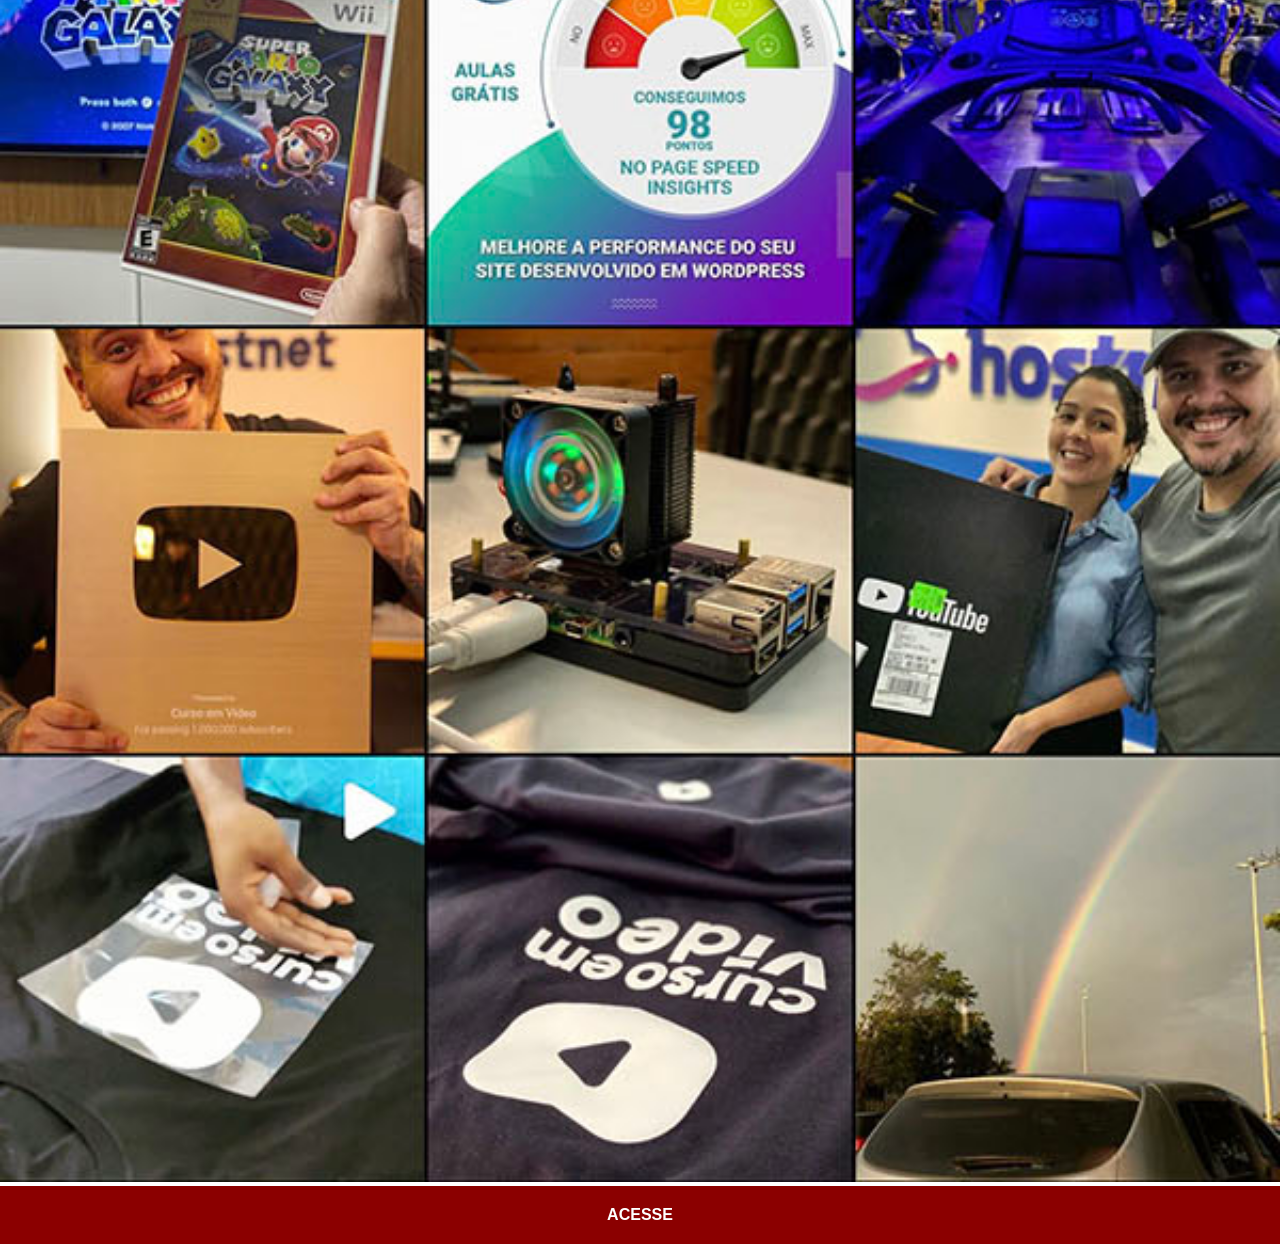
<file: Rede Social/index30.html>
<!DOCTYPE html>
<html lang="pt-br">
<head>
    <meta charset="UTF-8">
    <meta name="viewport" content="width=device-width, initial-scale=1.0">
    <title>instagram</title>
    <style>
        *{
            margin: 0px;
            padding: 0px;
            font-family: Arial, Helvetica, sans-serif;
        }
        ::-webkit-scrollbar {
            width: 0px;
            height: 0px;
        }
        img {
            width: 100vw;
        }
        a {
            display: block;
            background-color: darkred;
            color: white;
            padding: 20px;
            text-align: center;
            font-weight: bolder;
            text-decoration: none;
        }
    </style>
</head>
<body>
    <img src="midia/tela-instagram.jpg" alt="YouTube">
    <a href="https://www.instagram.com/gustavoguanabara/" target="_blank">ACESSE</a>
</body>
</html>
</file>
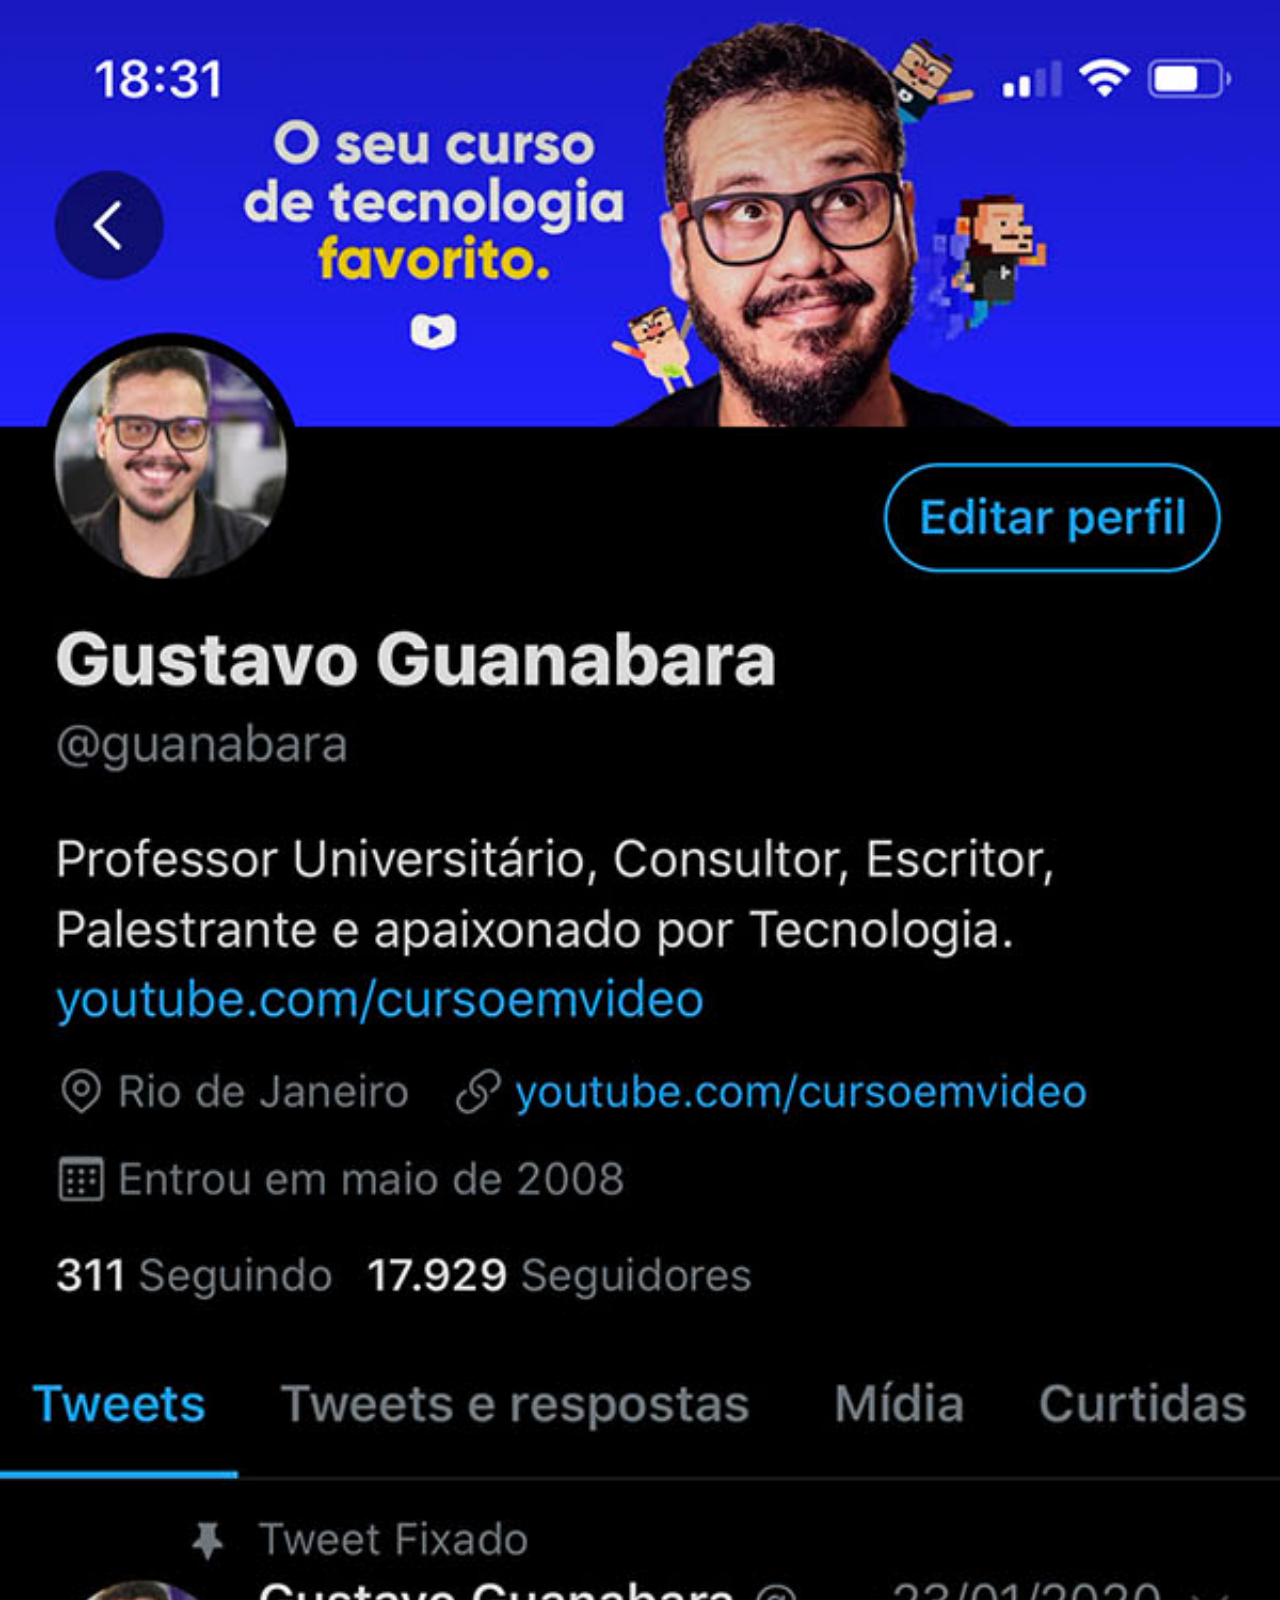
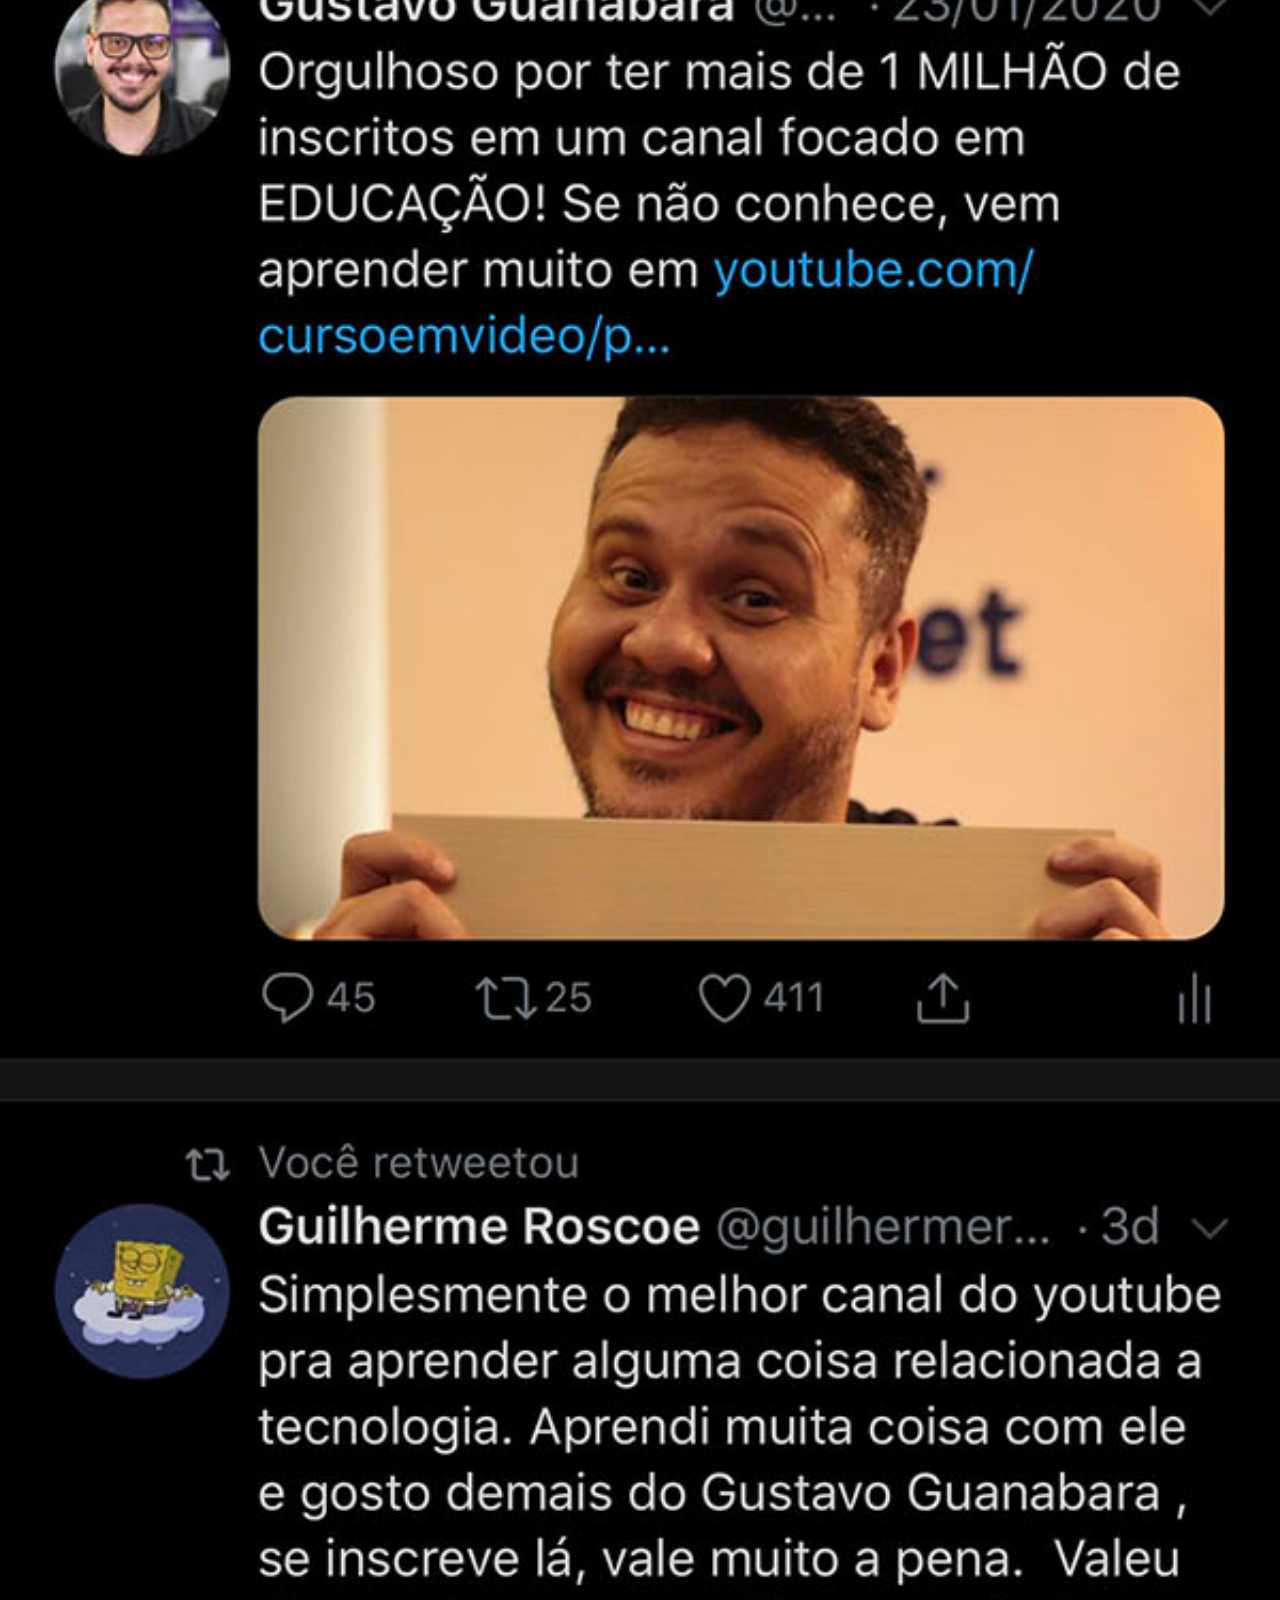
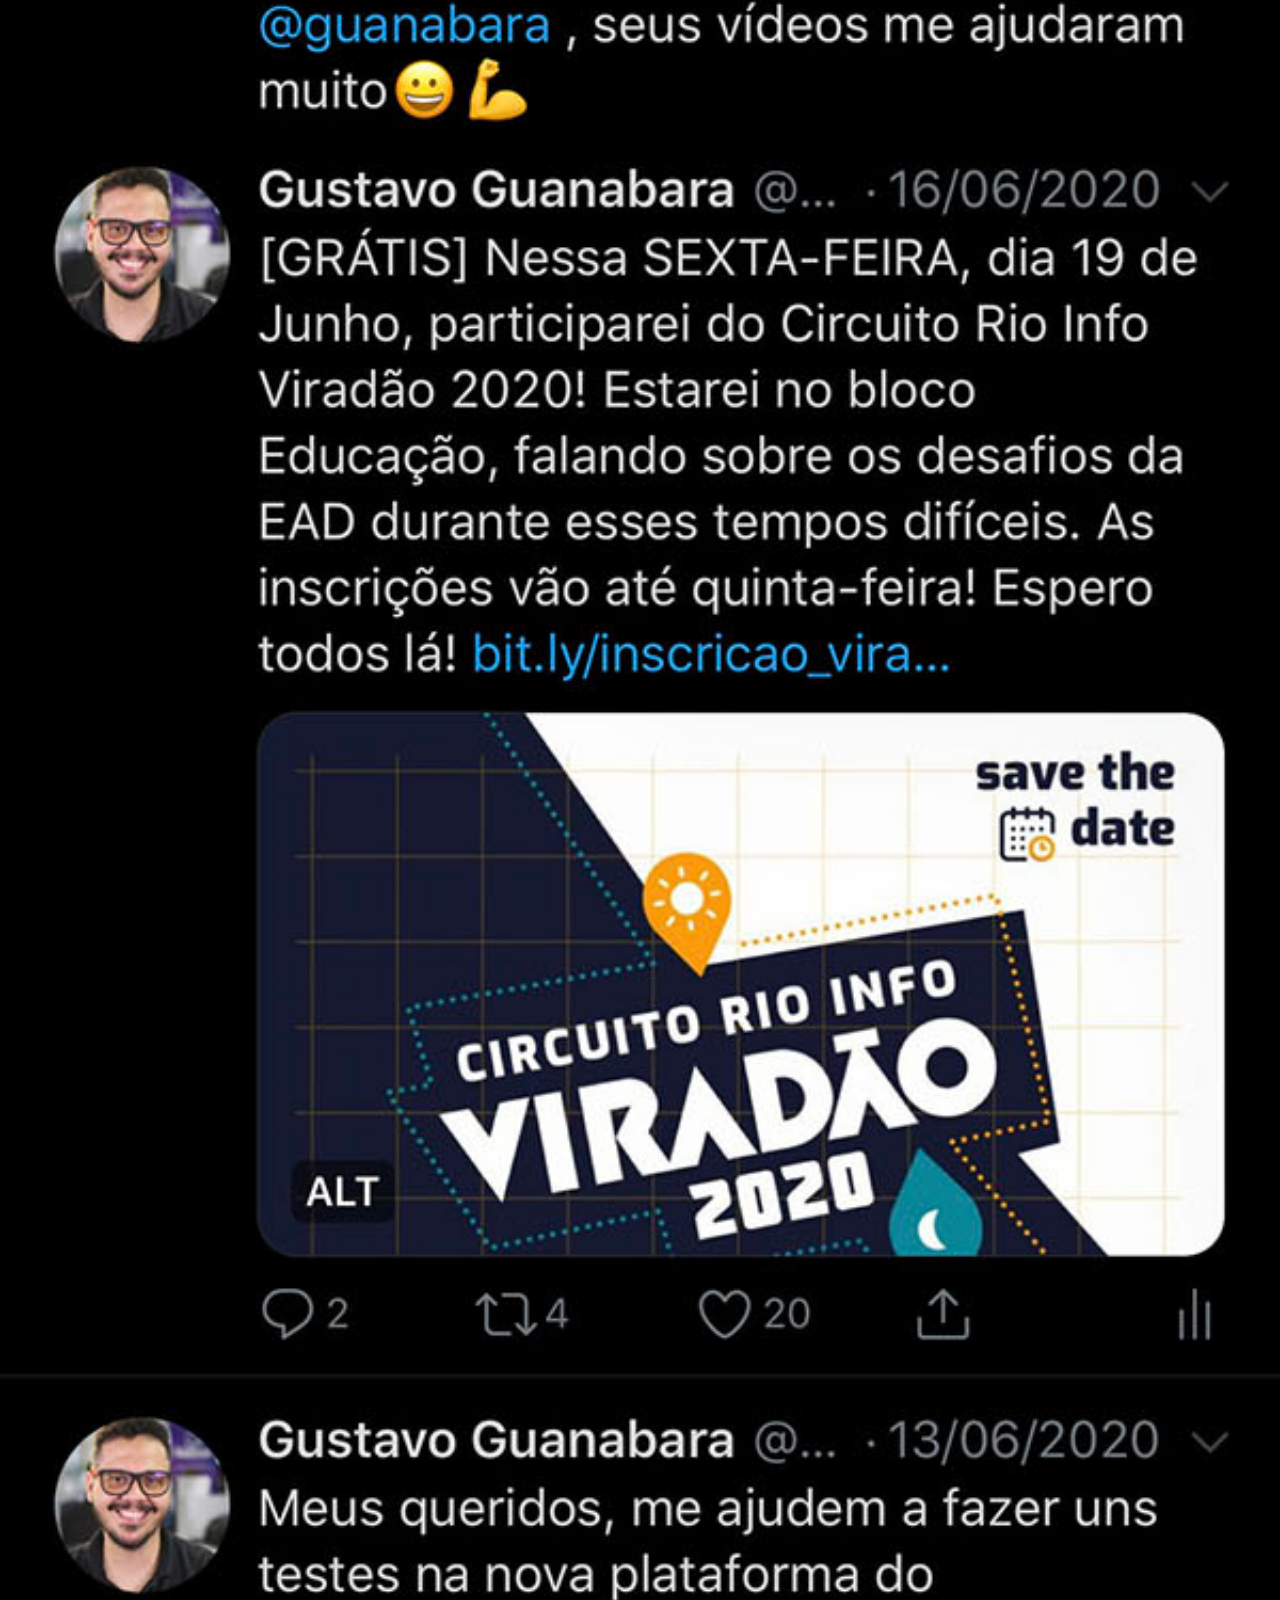
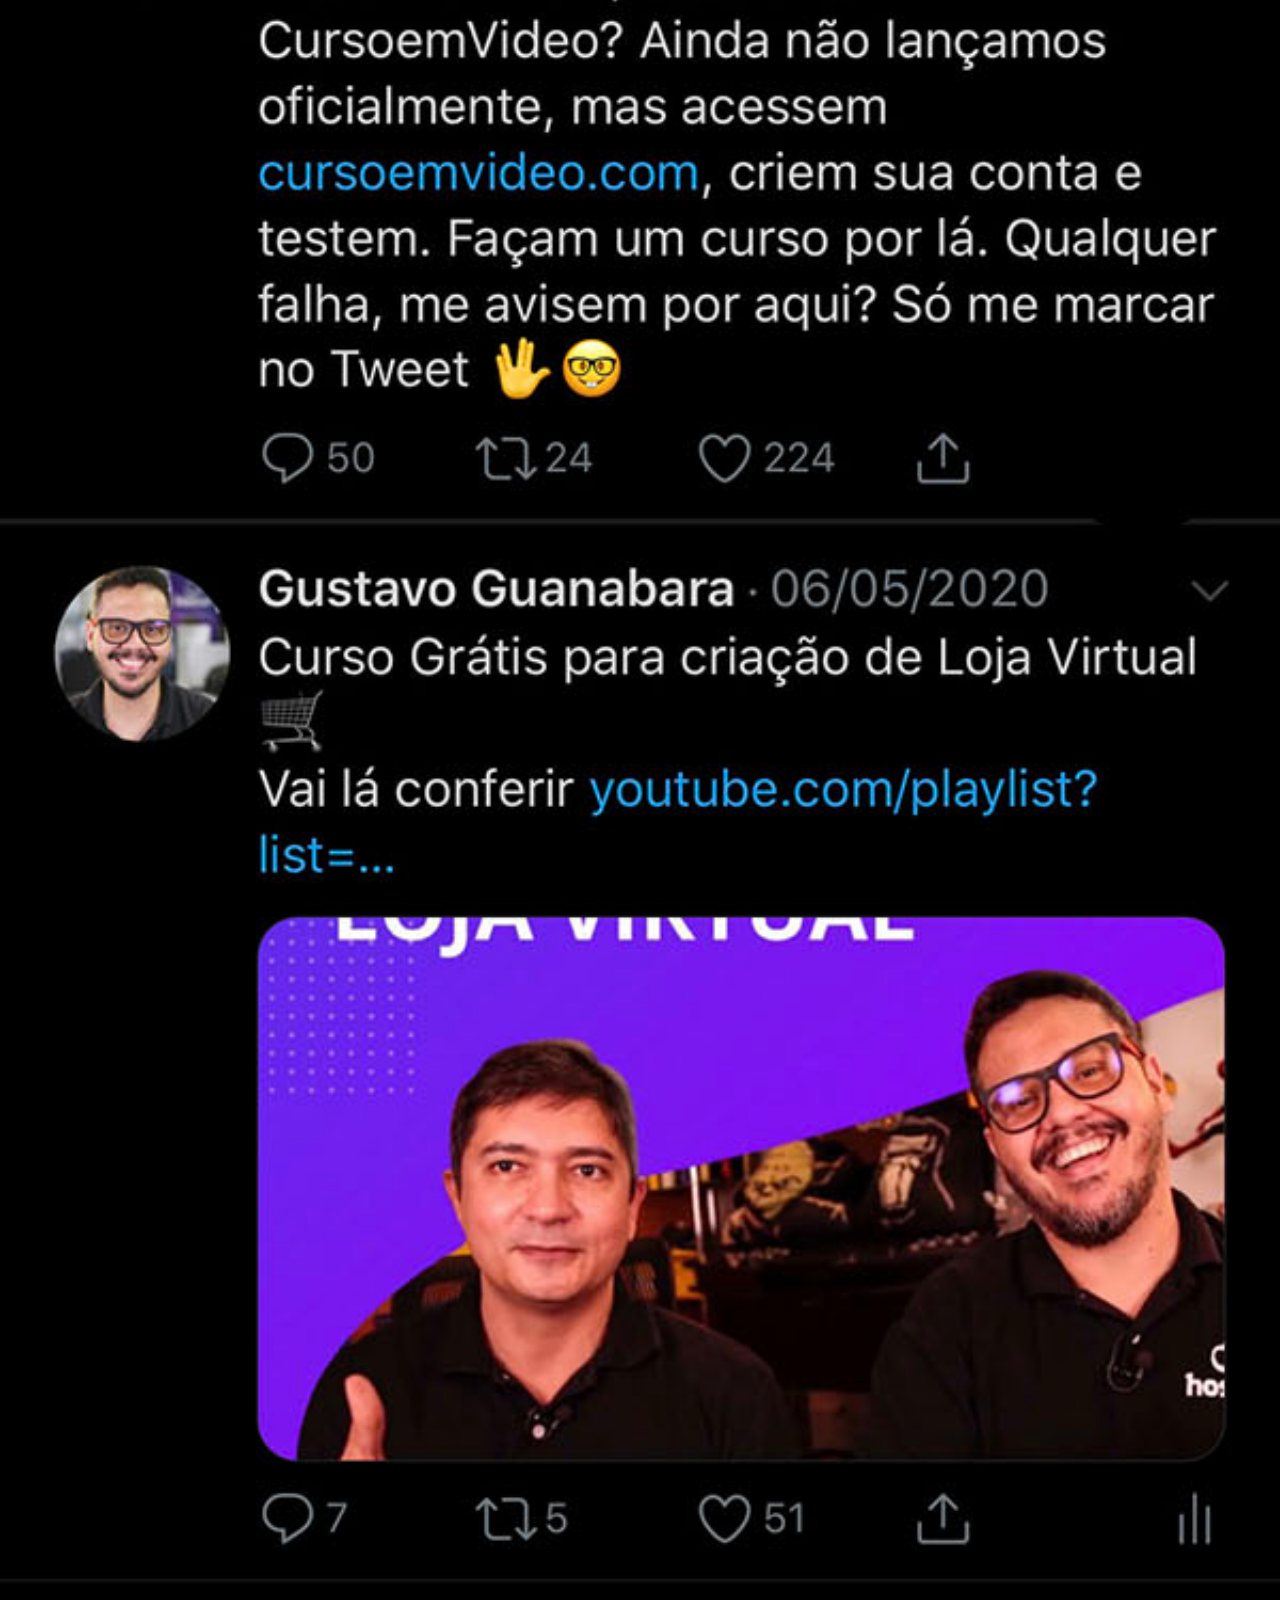
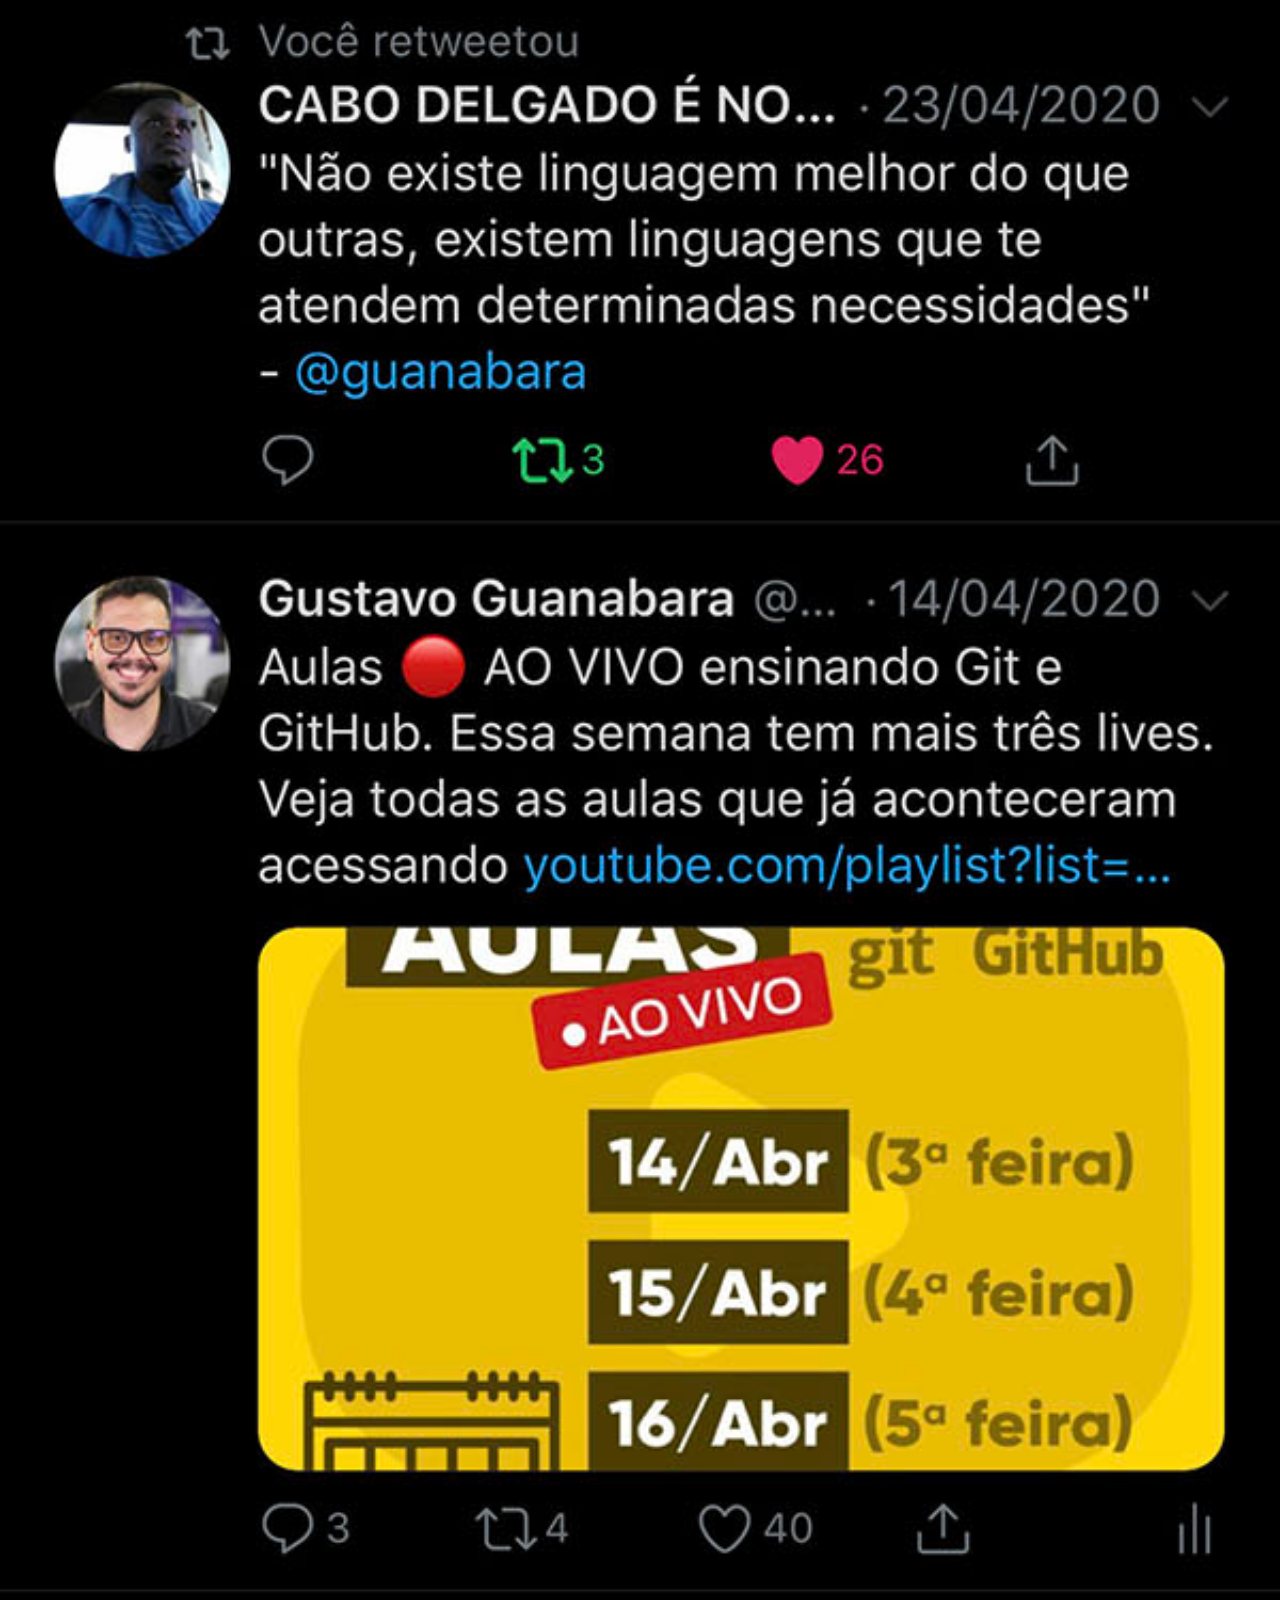
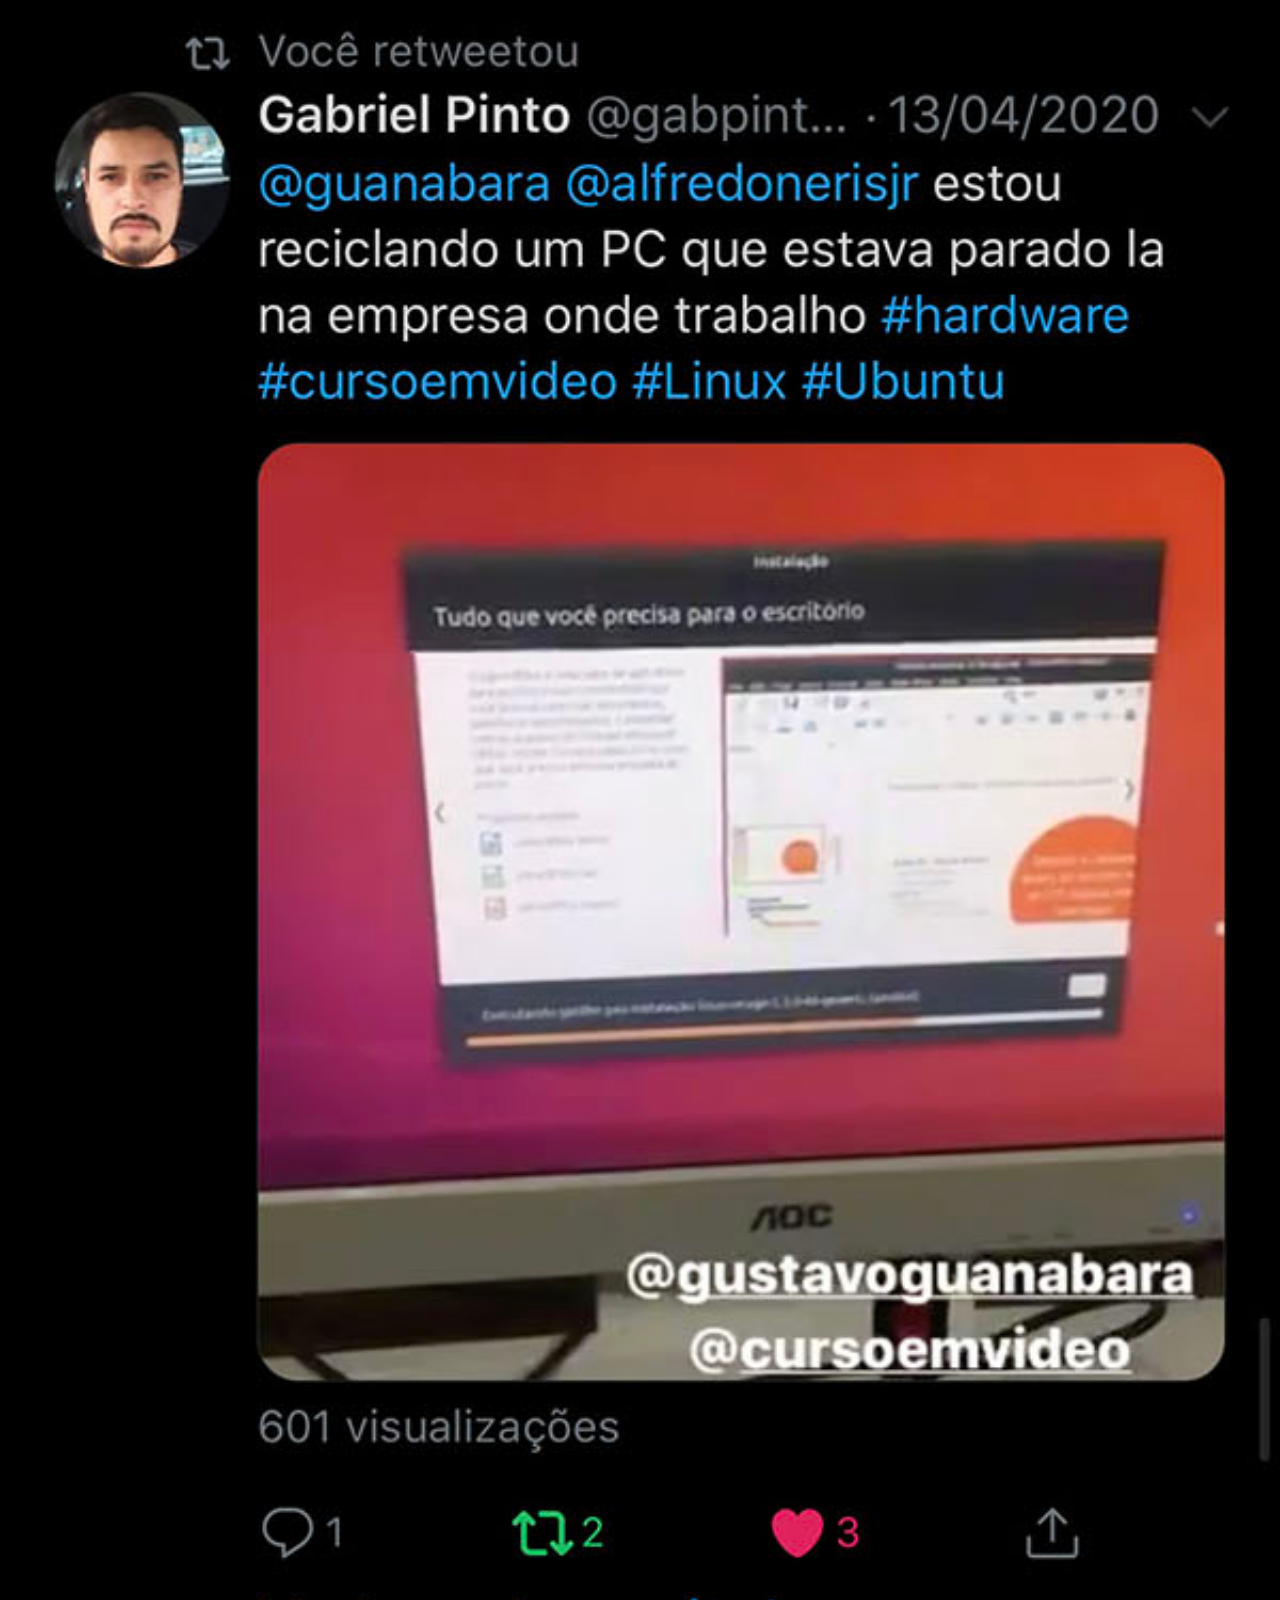
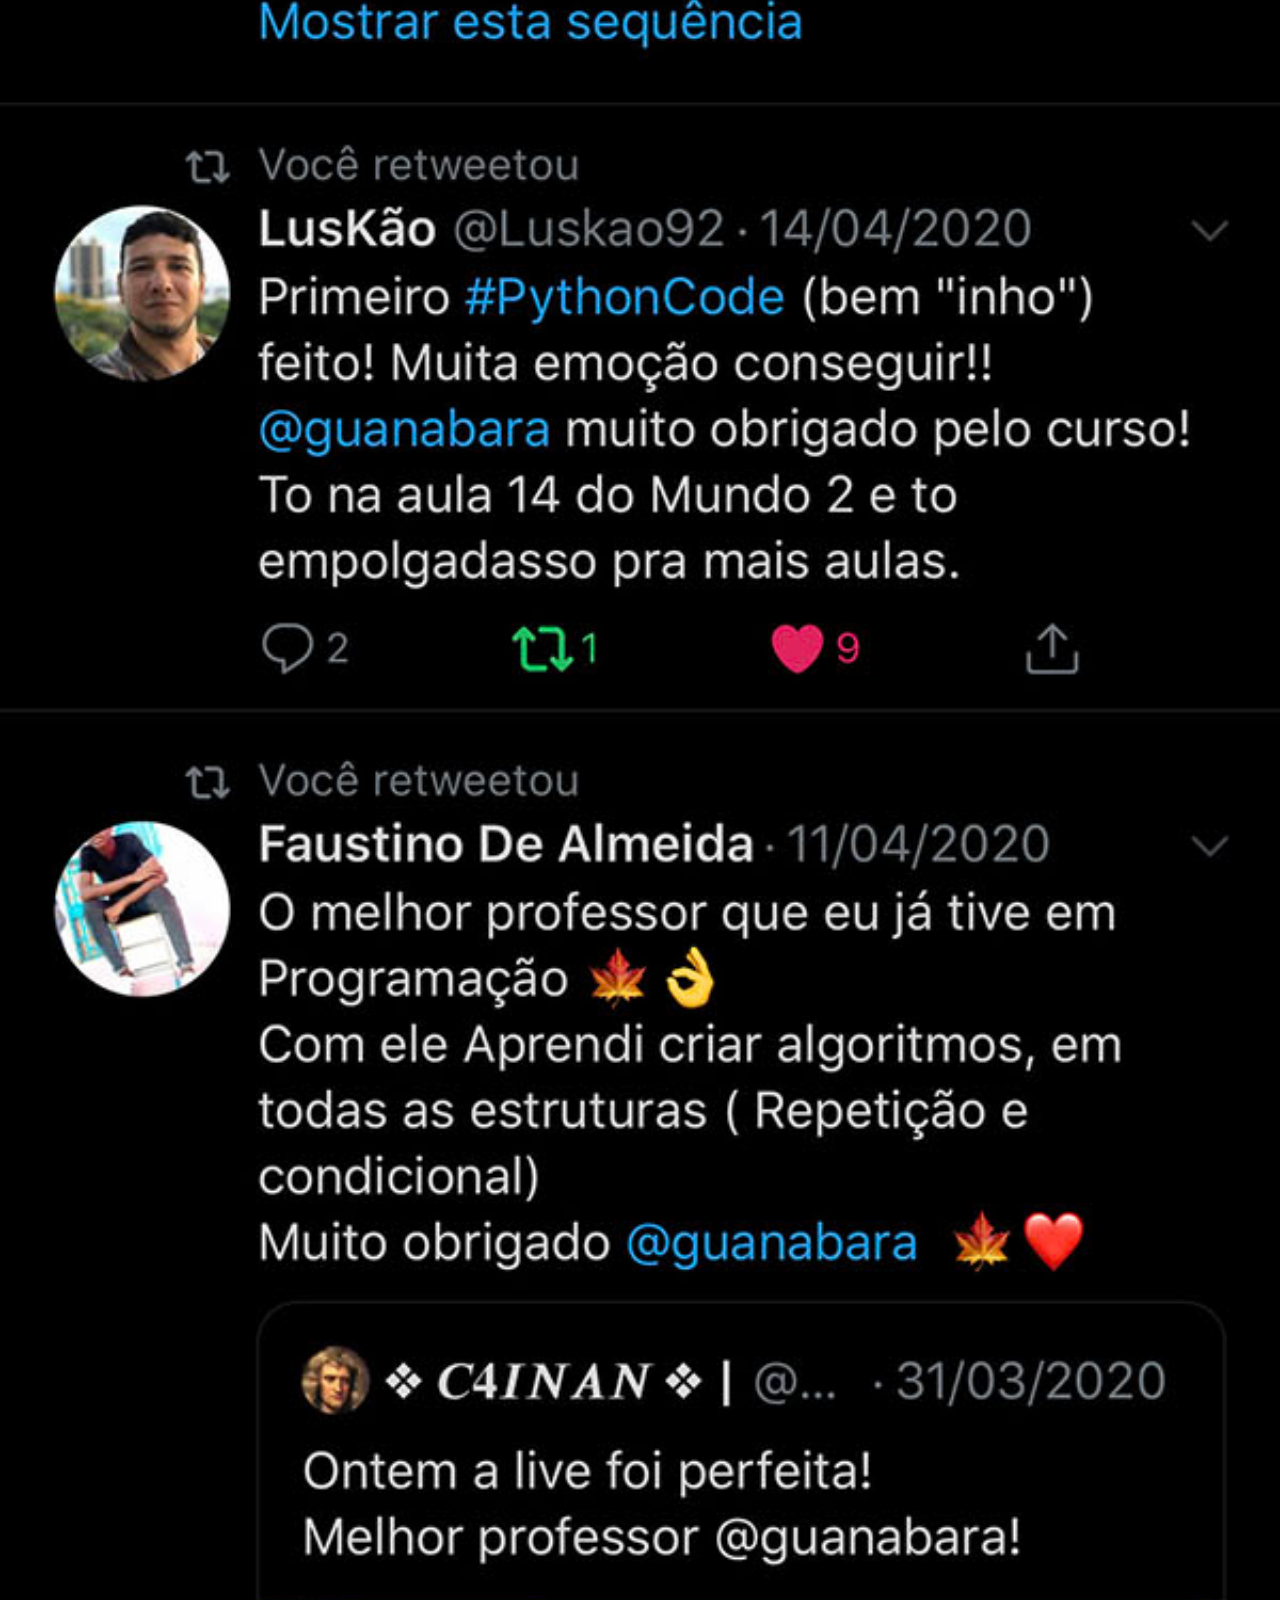
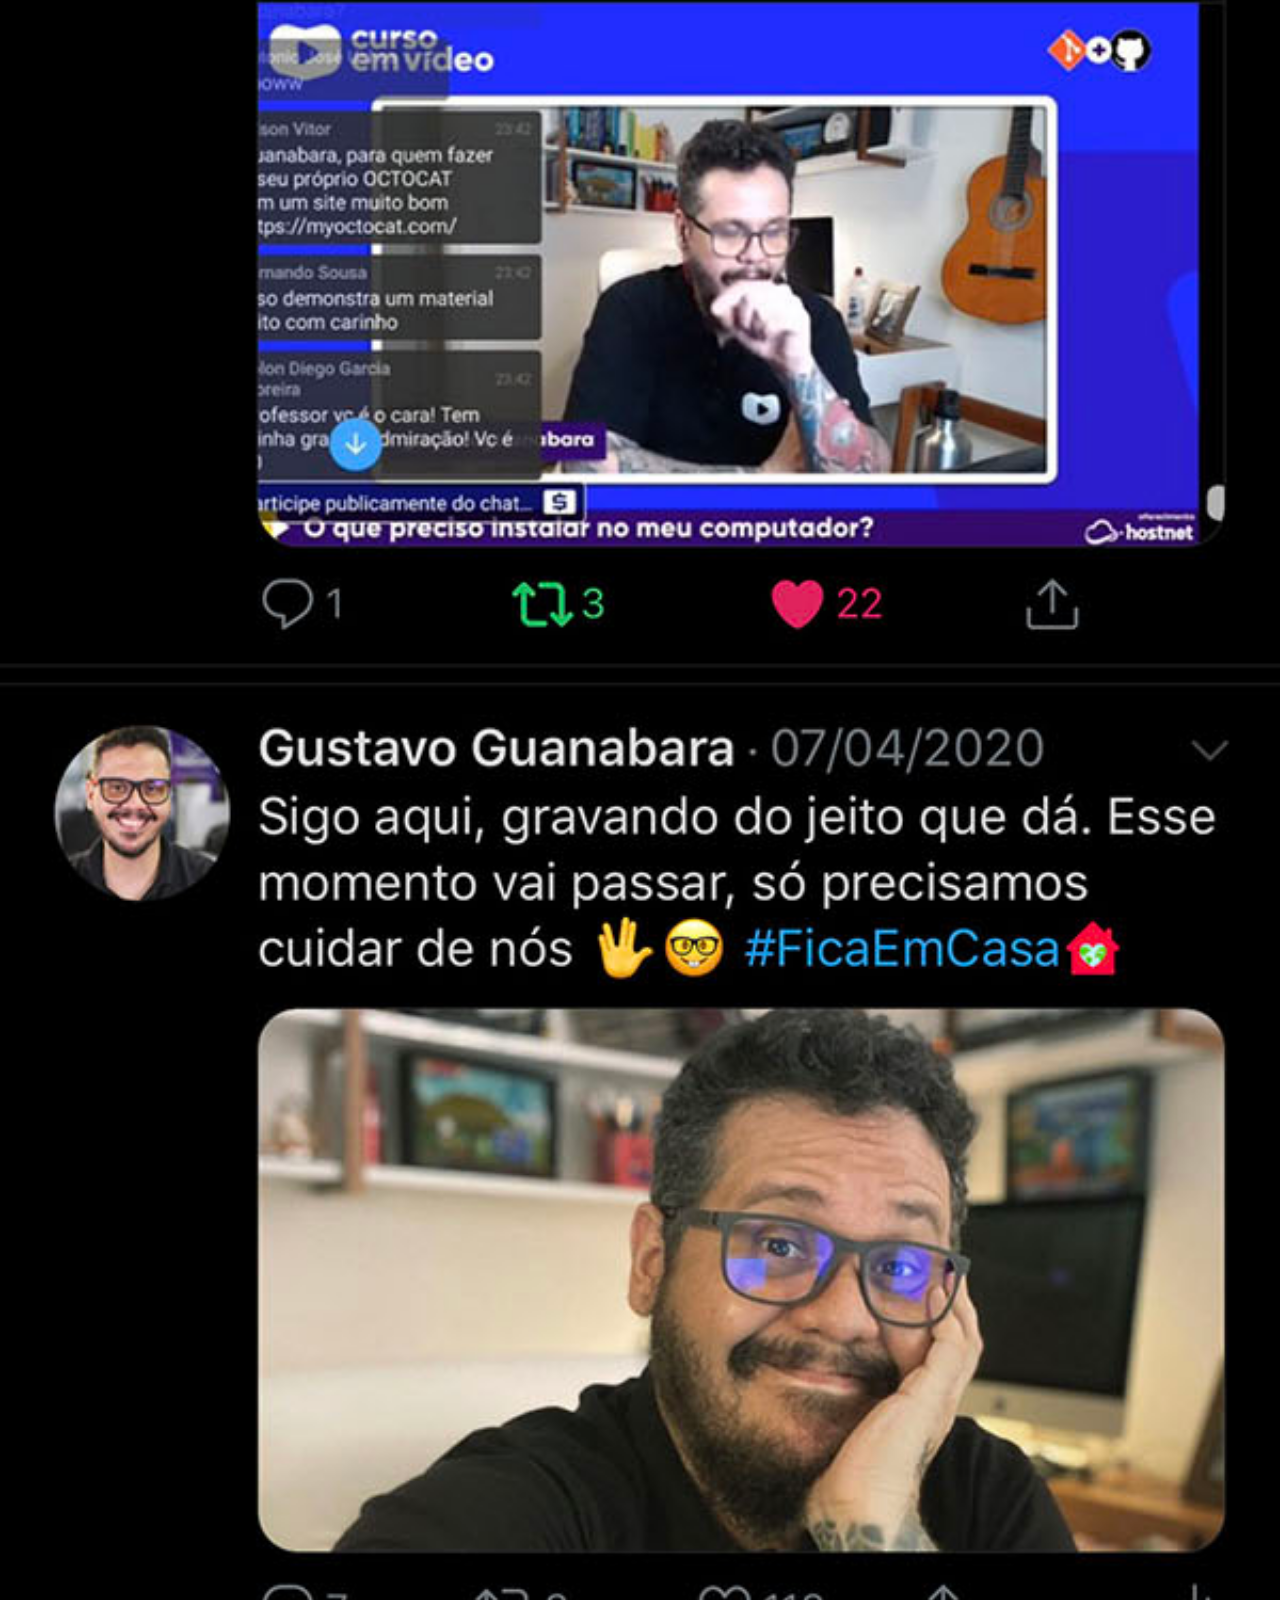
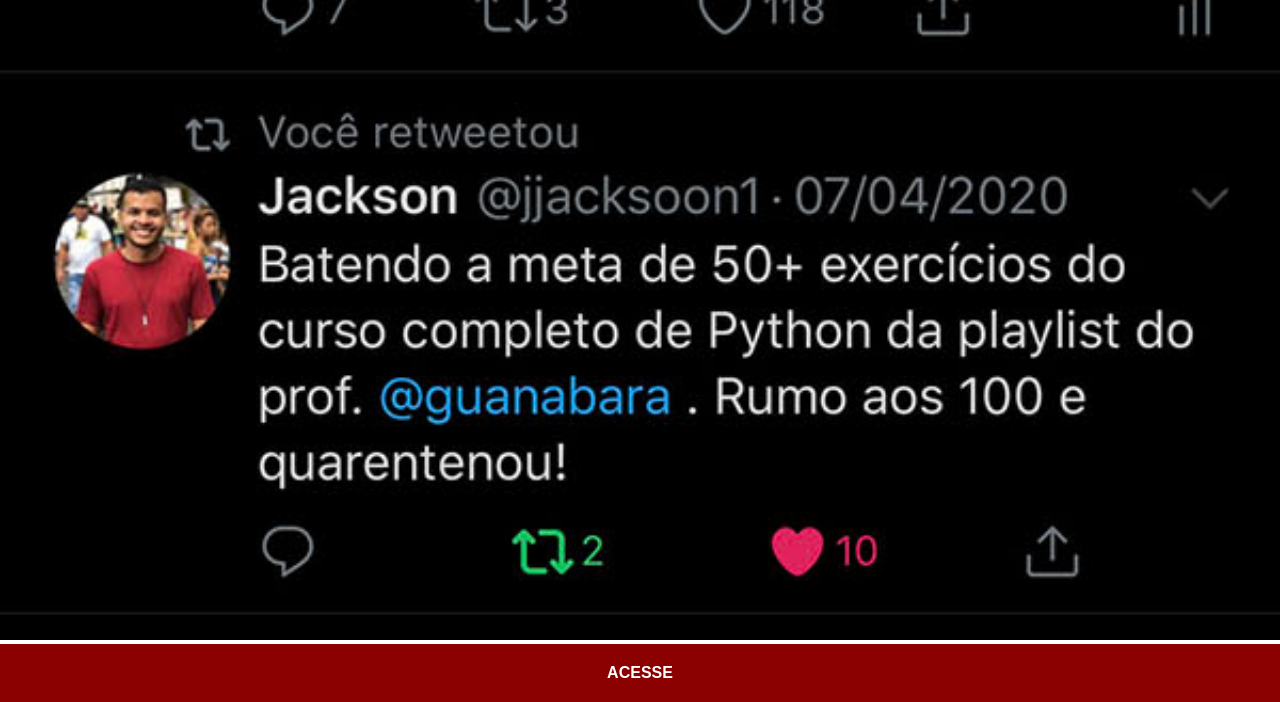
<file: Rede Social/index31.html>
<!DOCTYPE html>
<html lang="pt-br">
<head>
    <meta charset="UTF-8">
    <meta name="viewport" content="width=device-width, initial-scale=1.0">
    <title>twitter</title>
    <style>
        *{
            margin: 0px;
            padding: 0px;
            font-family: Arial, Helvetica, sans-serif;
        }
        ::-webkit-scrollbar {
            width: 0px;
            height: 0px;
        }
        img {
            width: 100vw;
        }
        a {
            display: block;
            background-color: darkred;
            color: white;
            padding: 20px;
            text-align: center;
            font-weight: bolder;
            text-decoration: none;
        }
    </style>
</head>
<body>
    <img src="midia/tela-twitter.jpg" alt="YouTube">
    <a href="https://x.com/guanabara" target="_blank">ACESSE</a>    
</body>
</html>
</file>
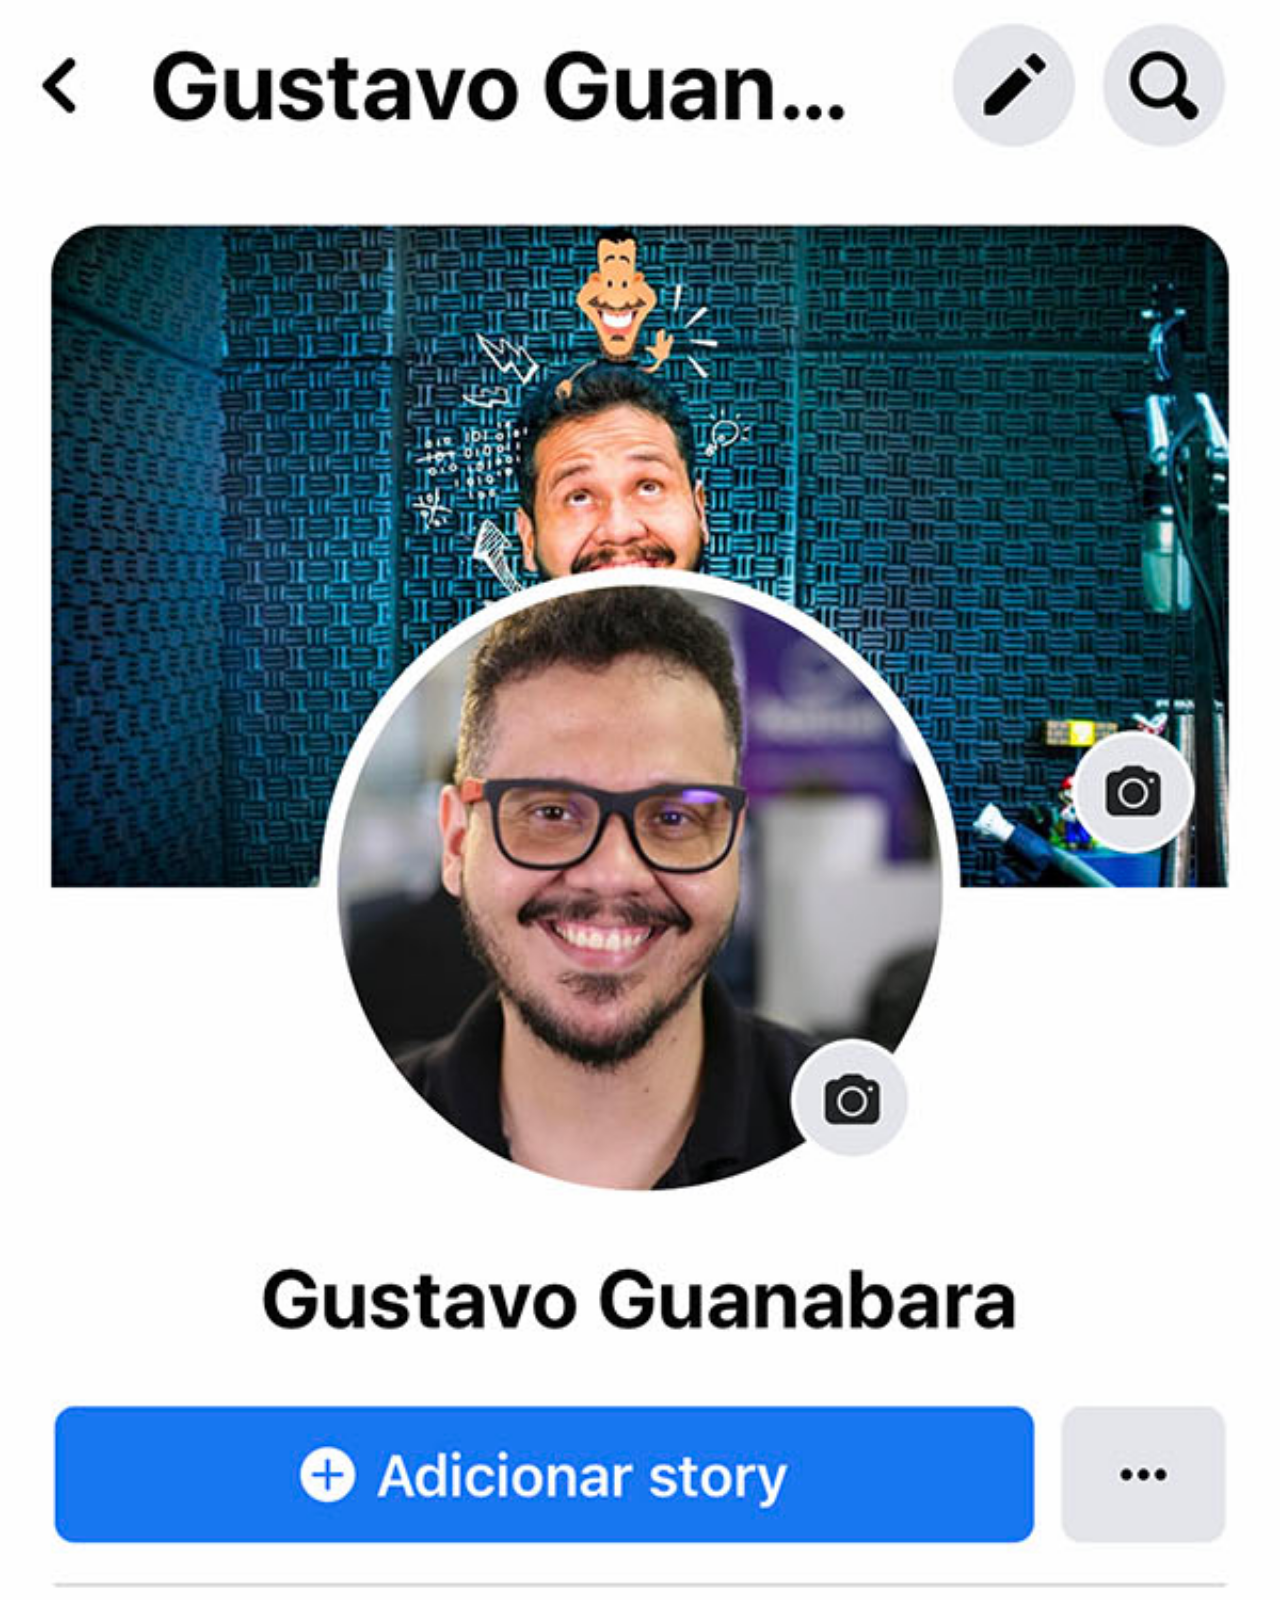
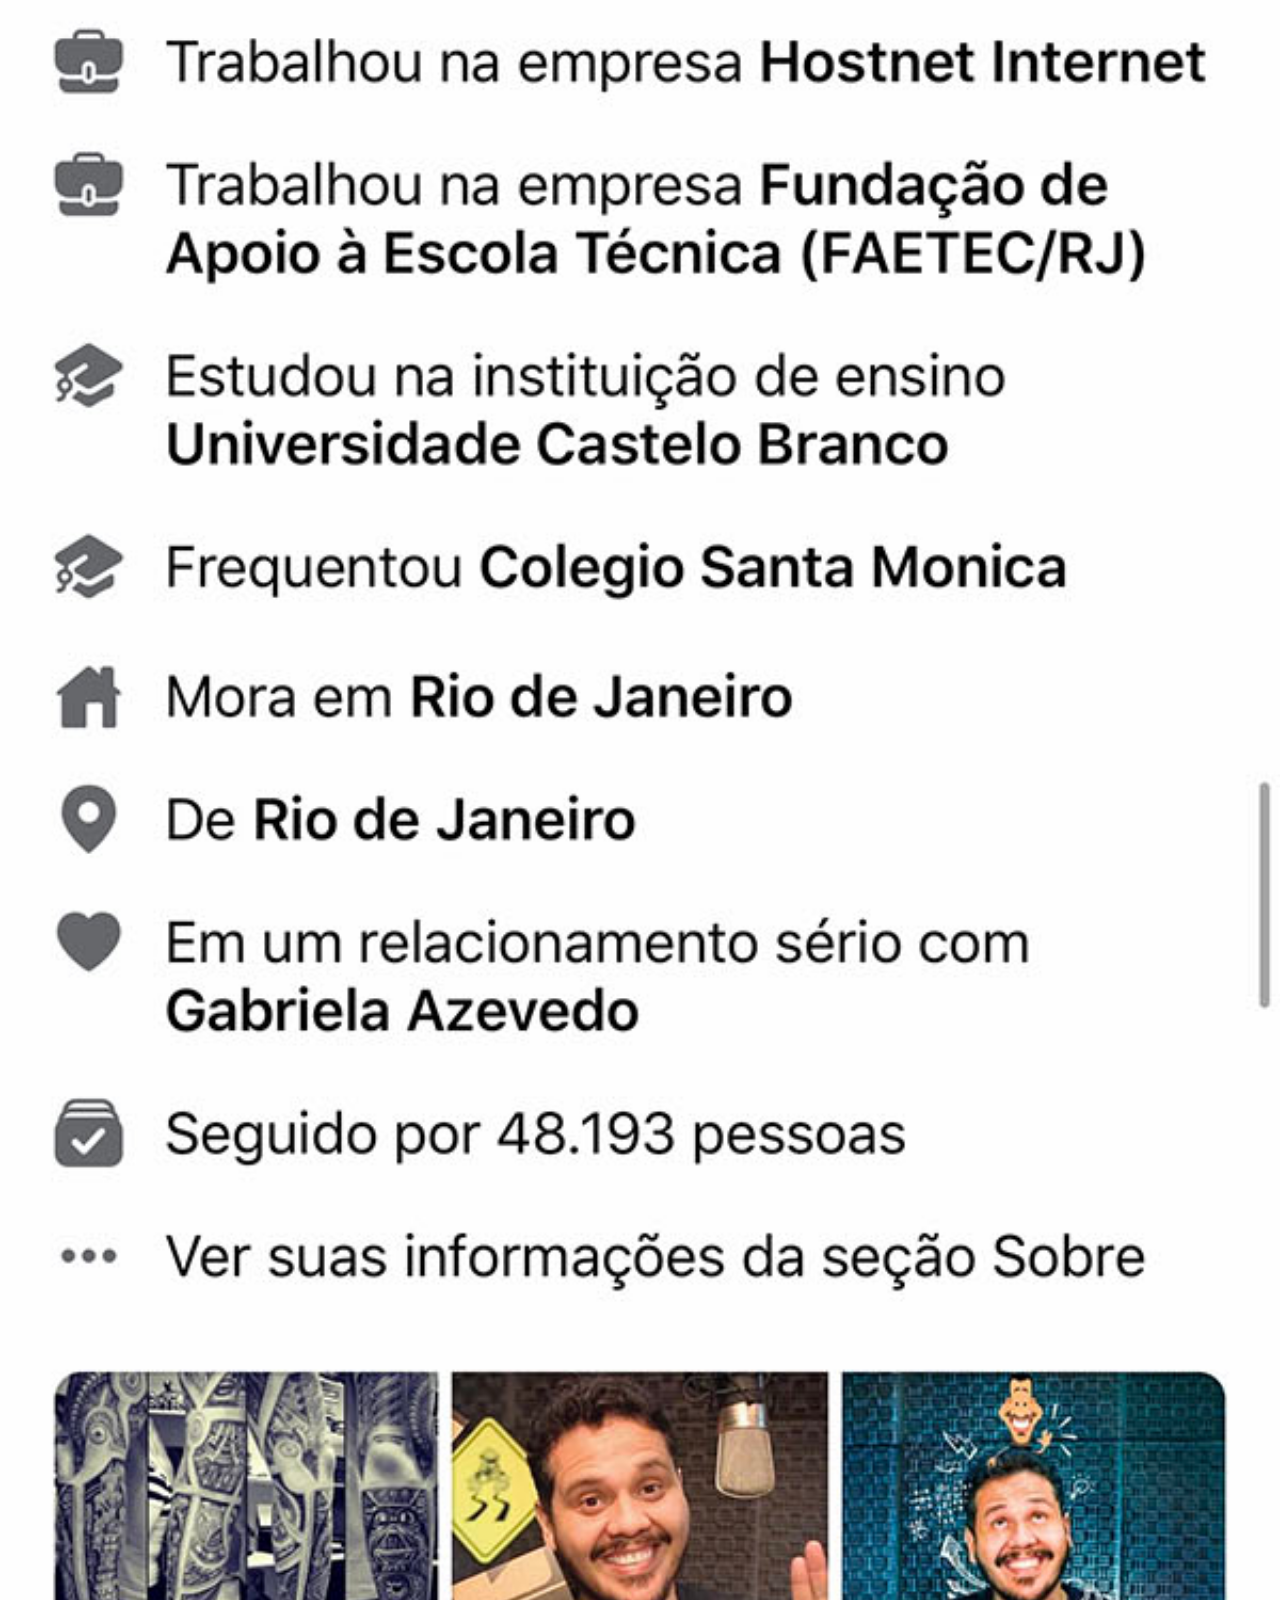
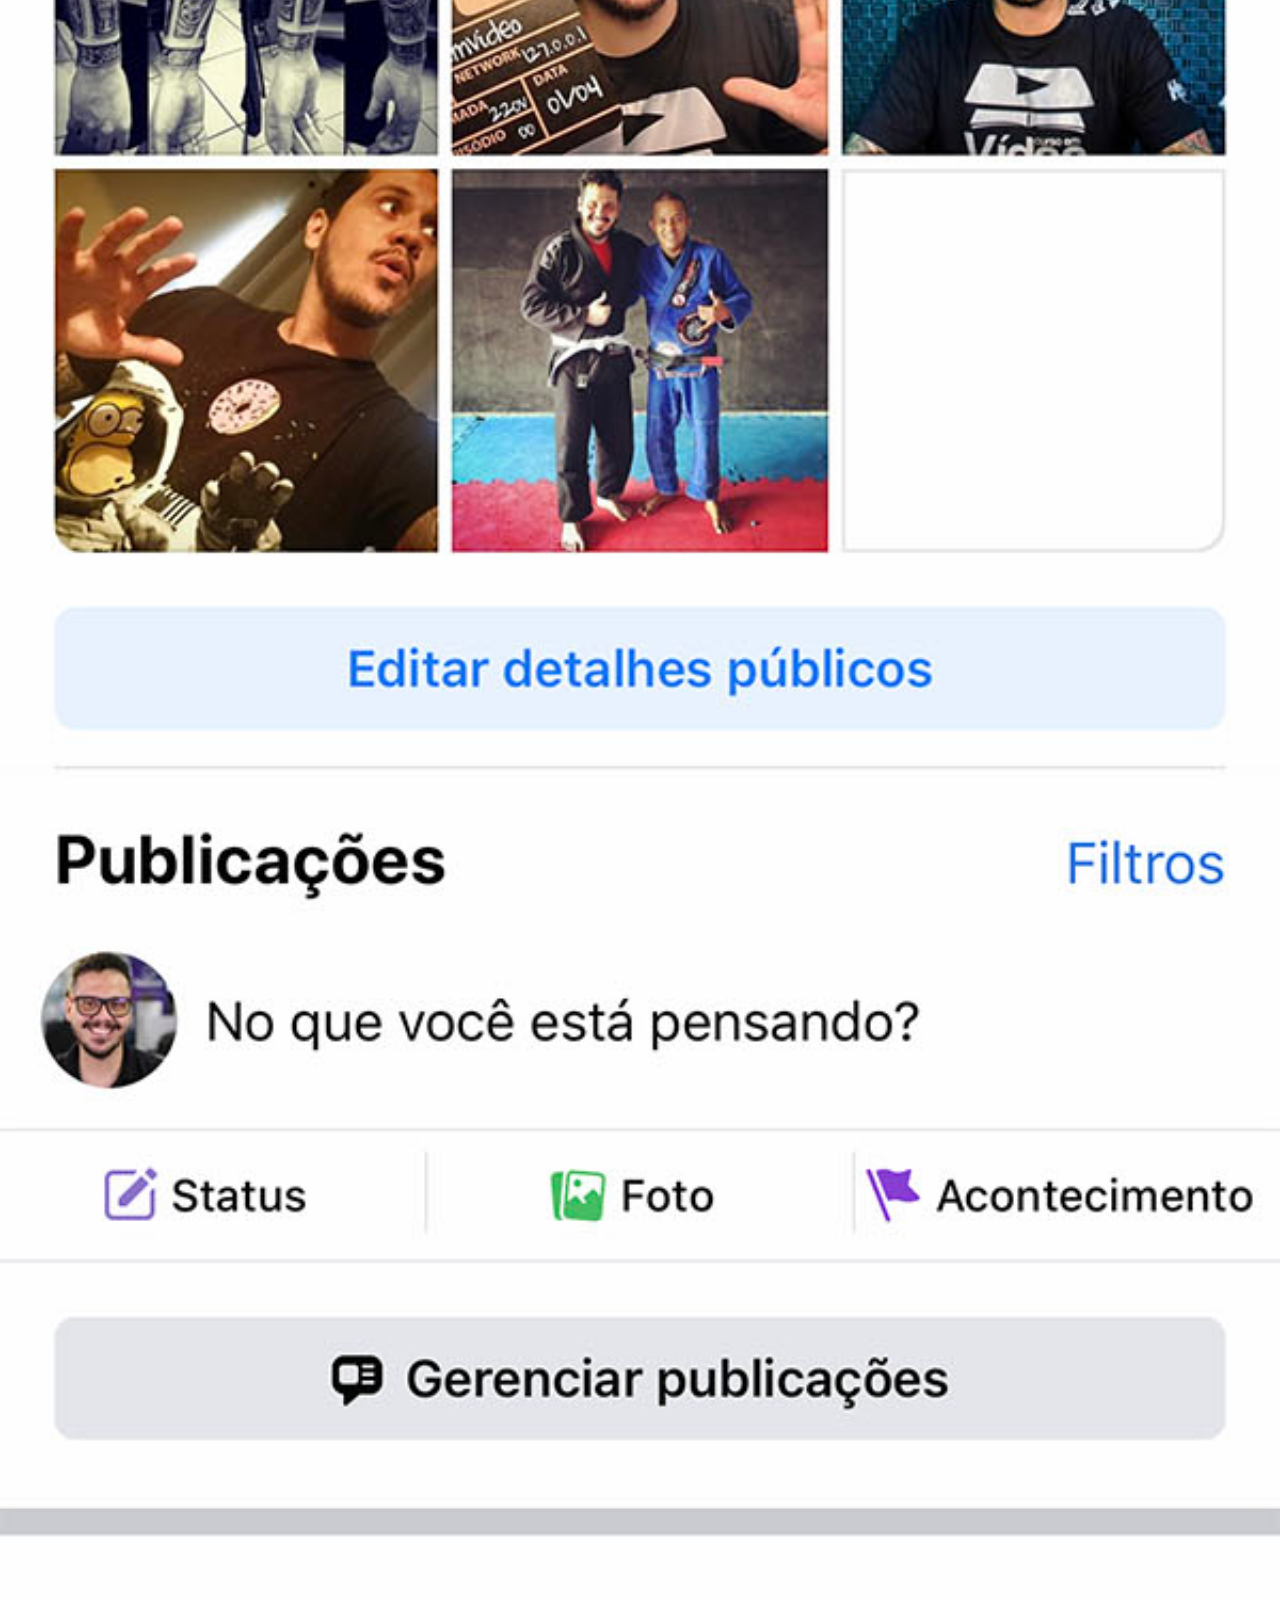
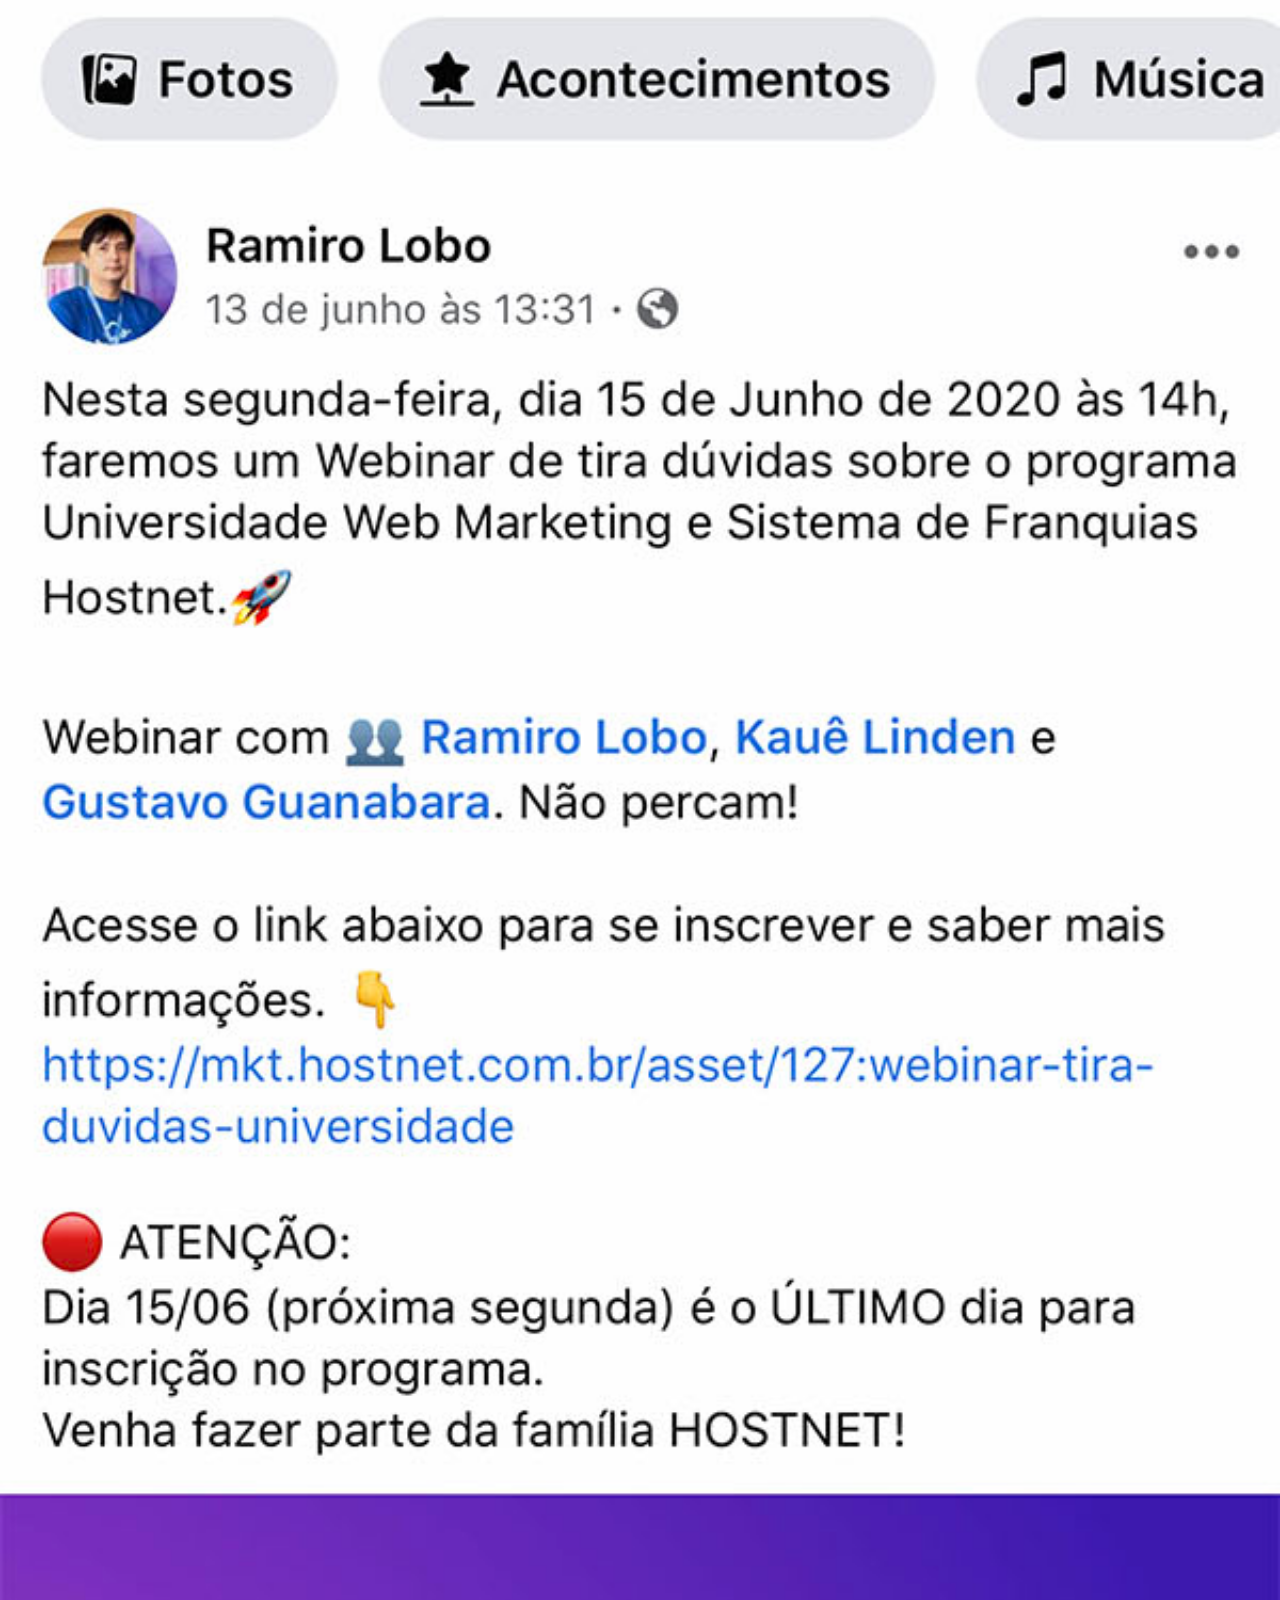
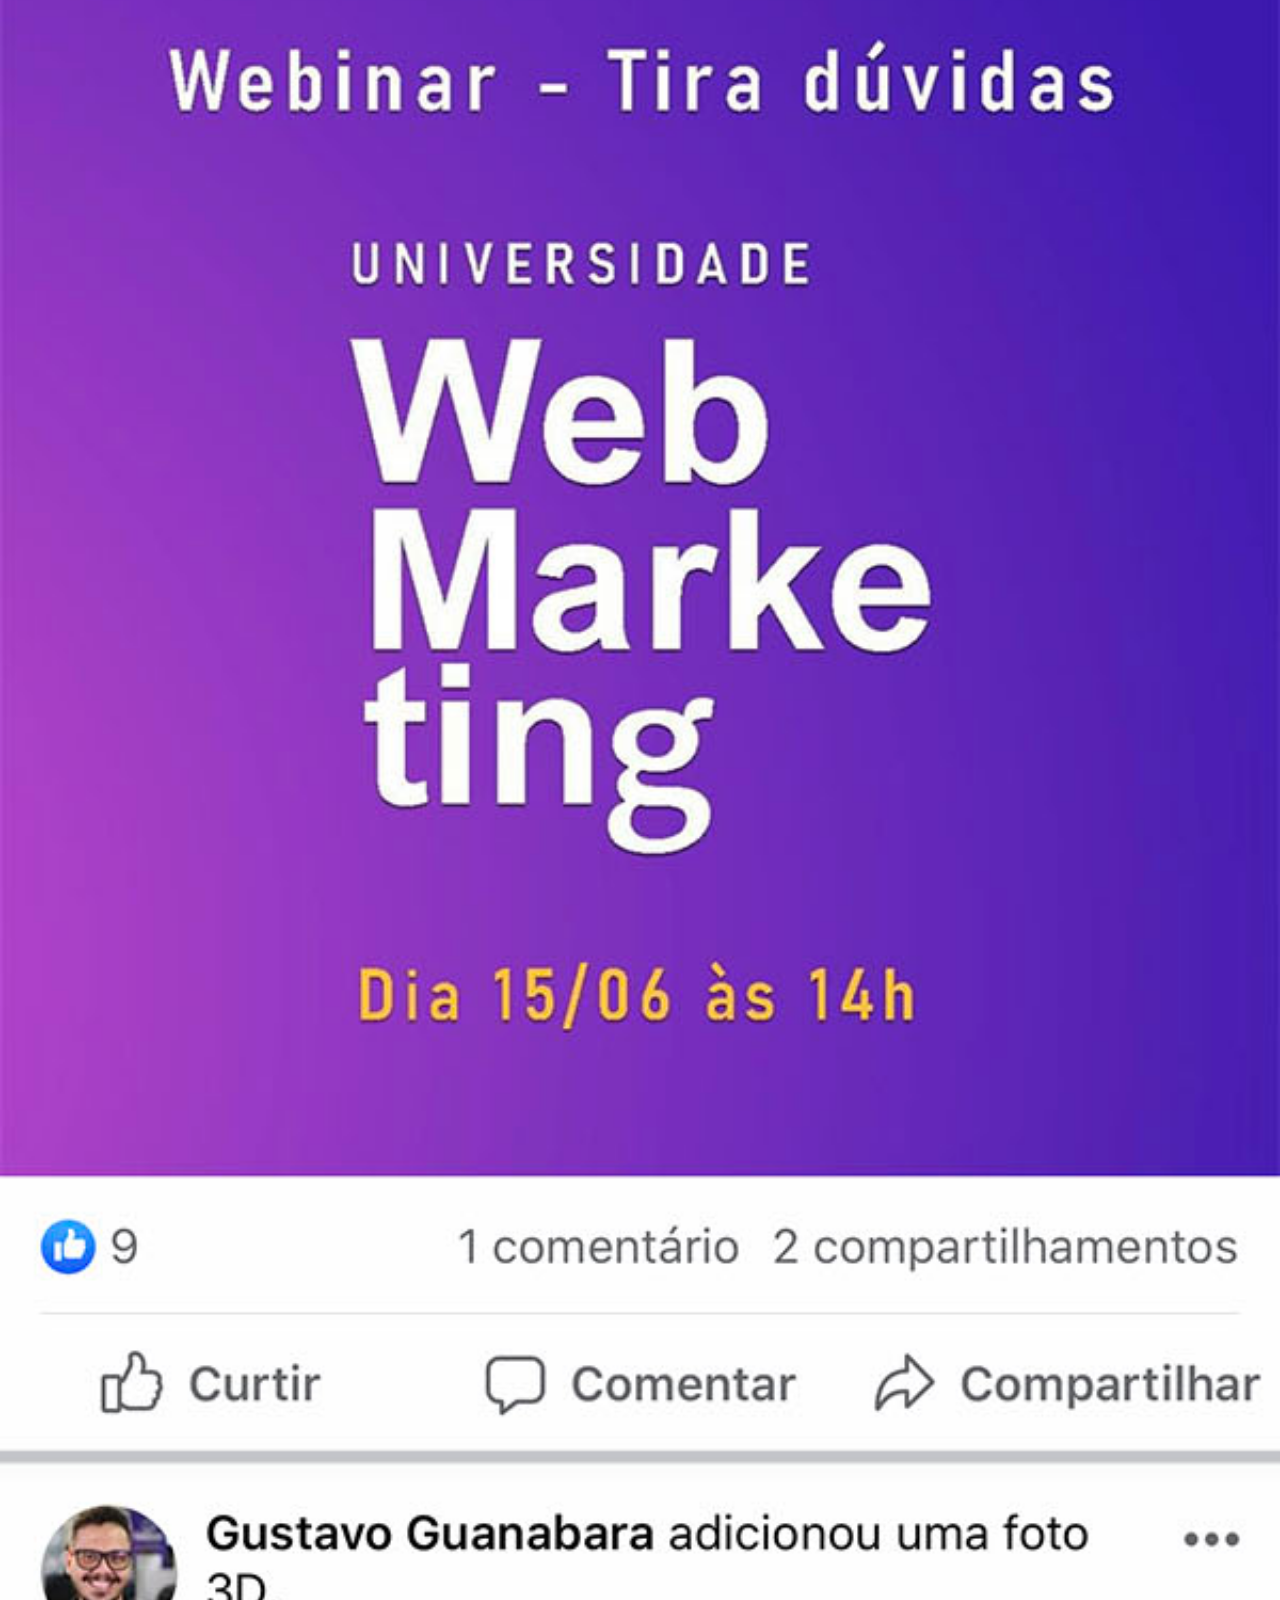
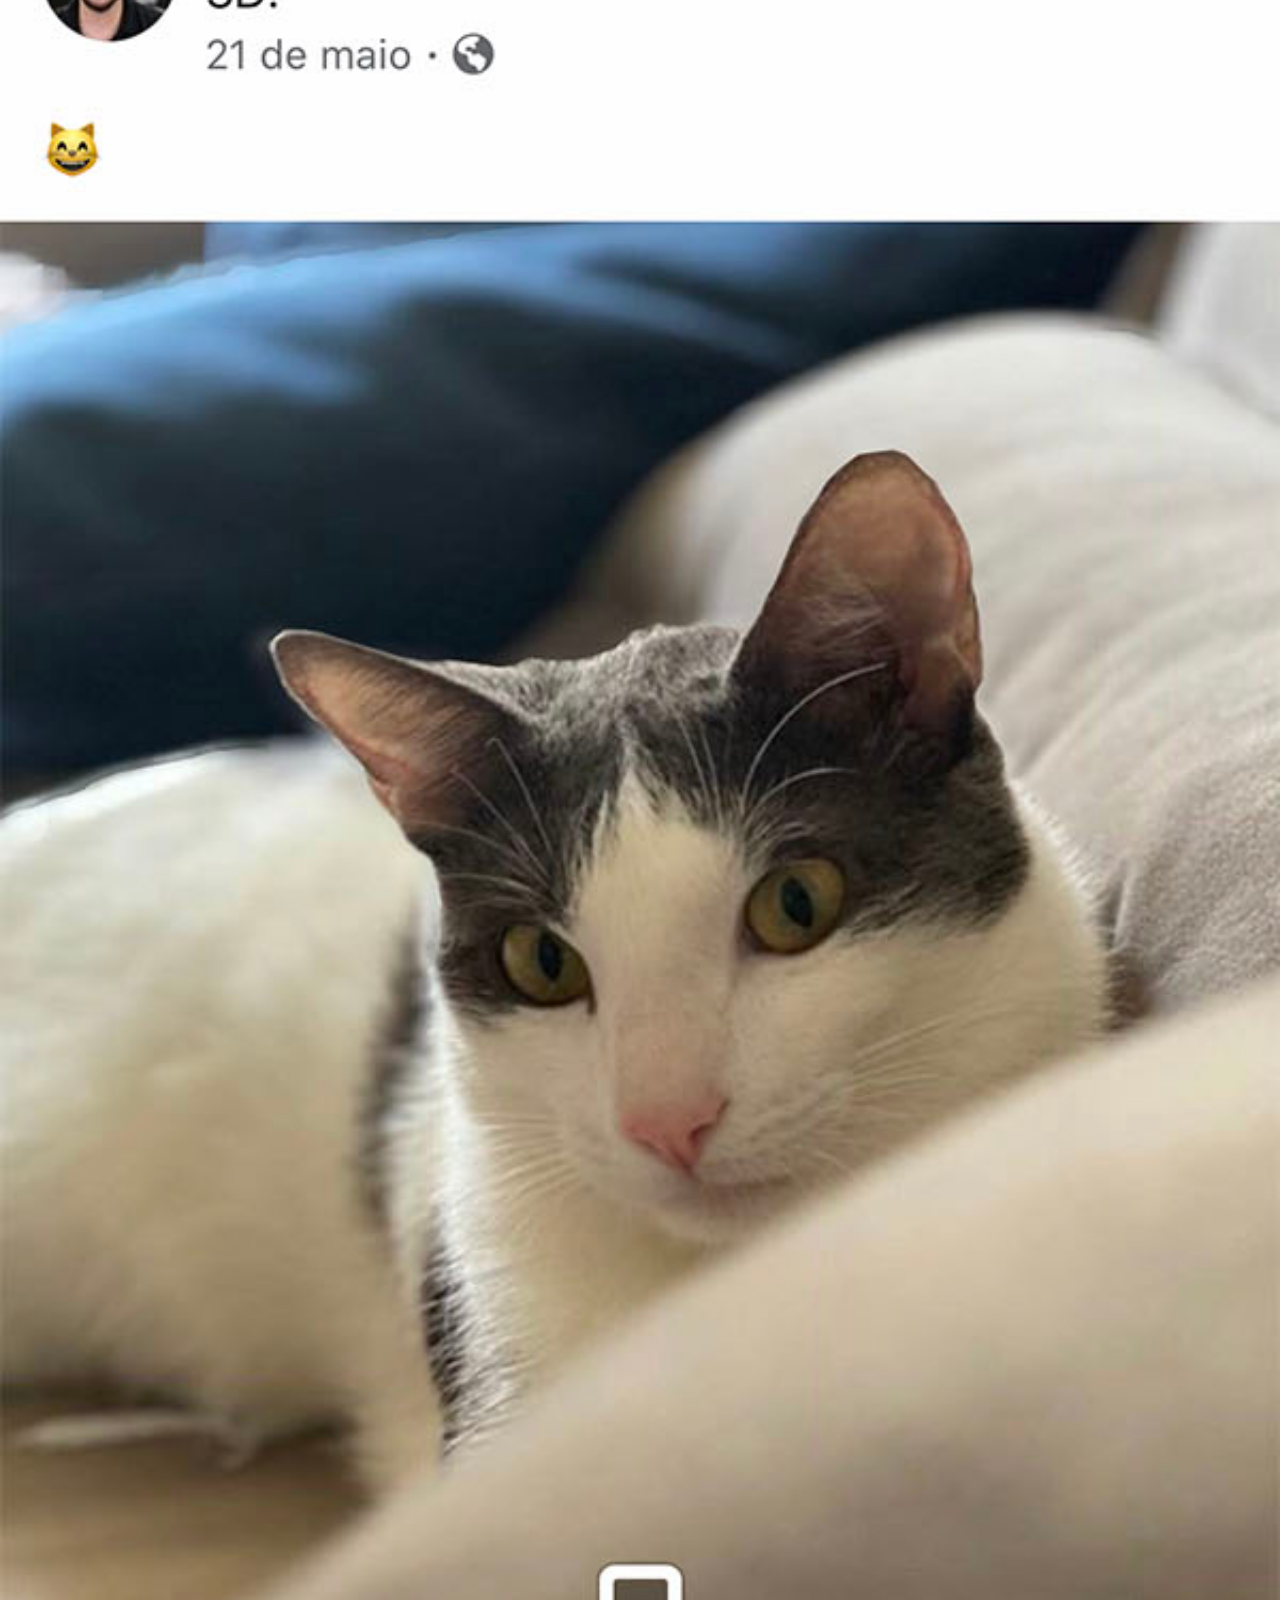
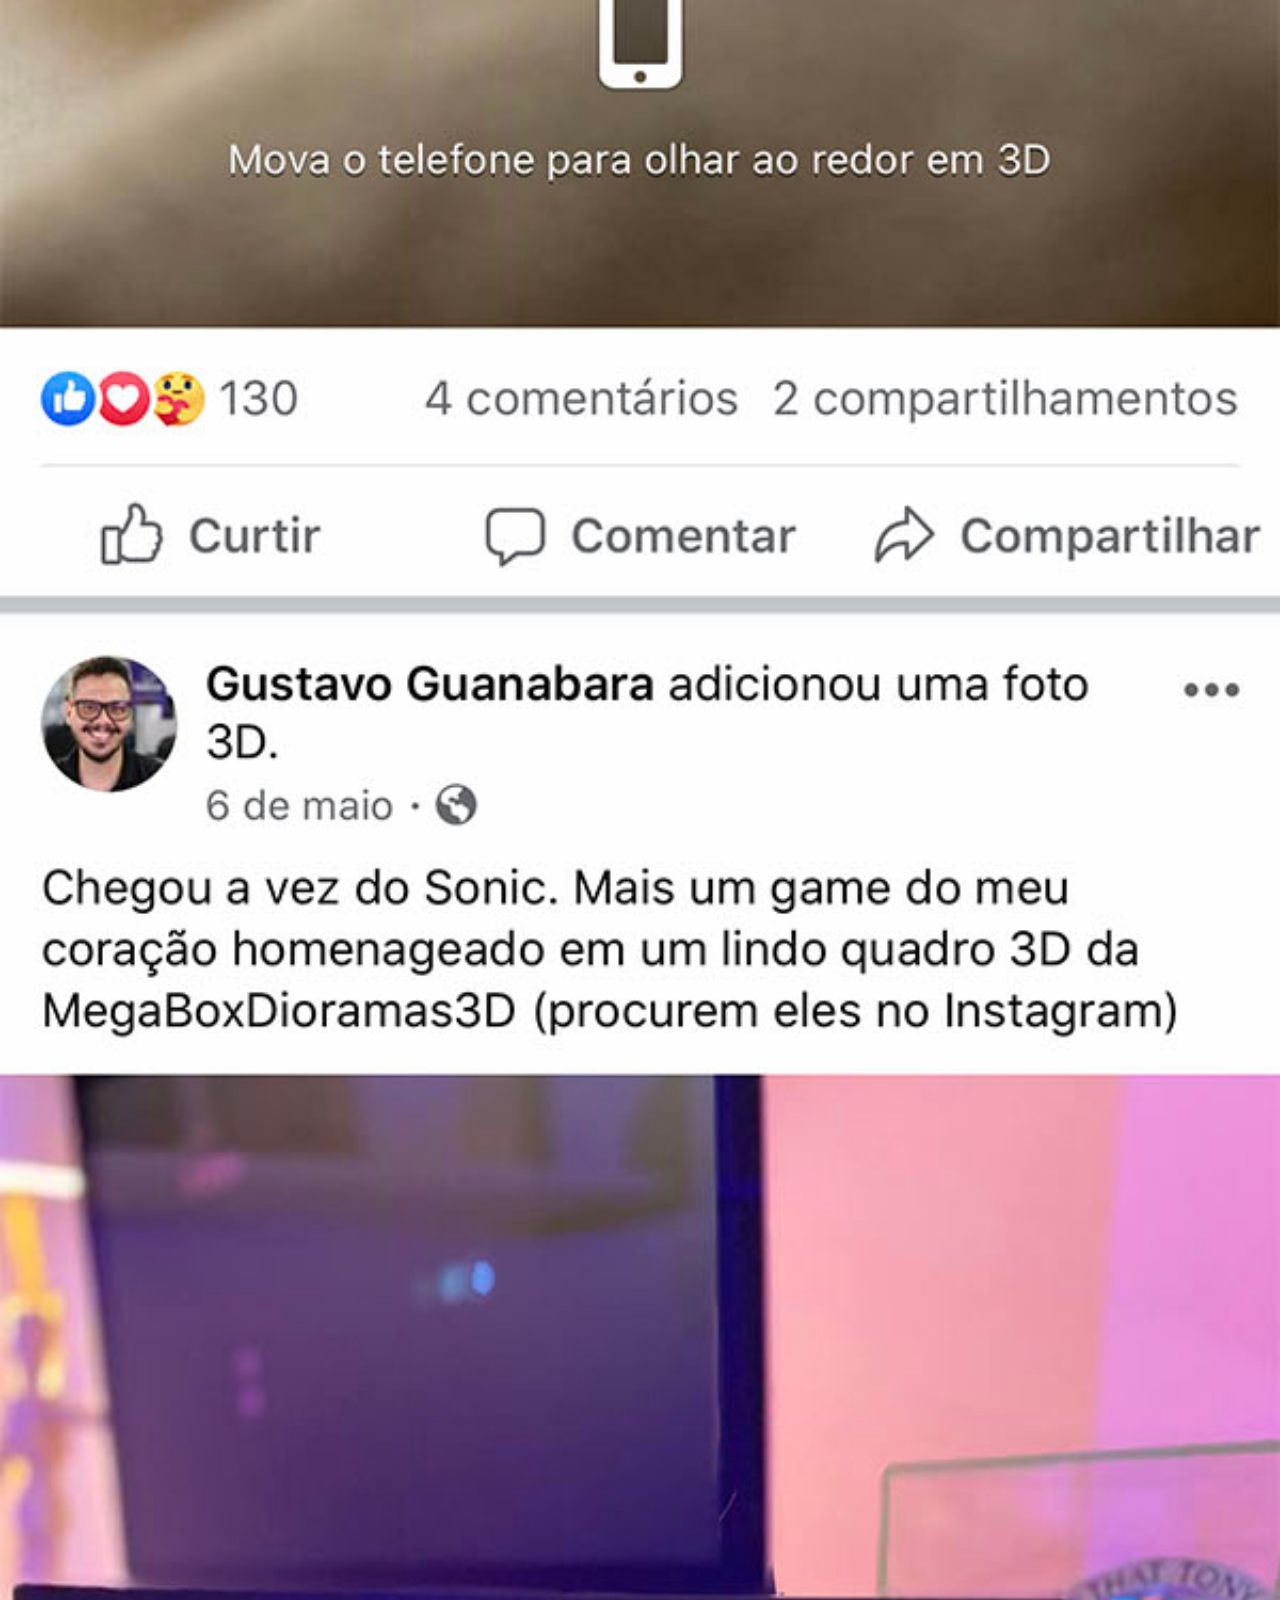
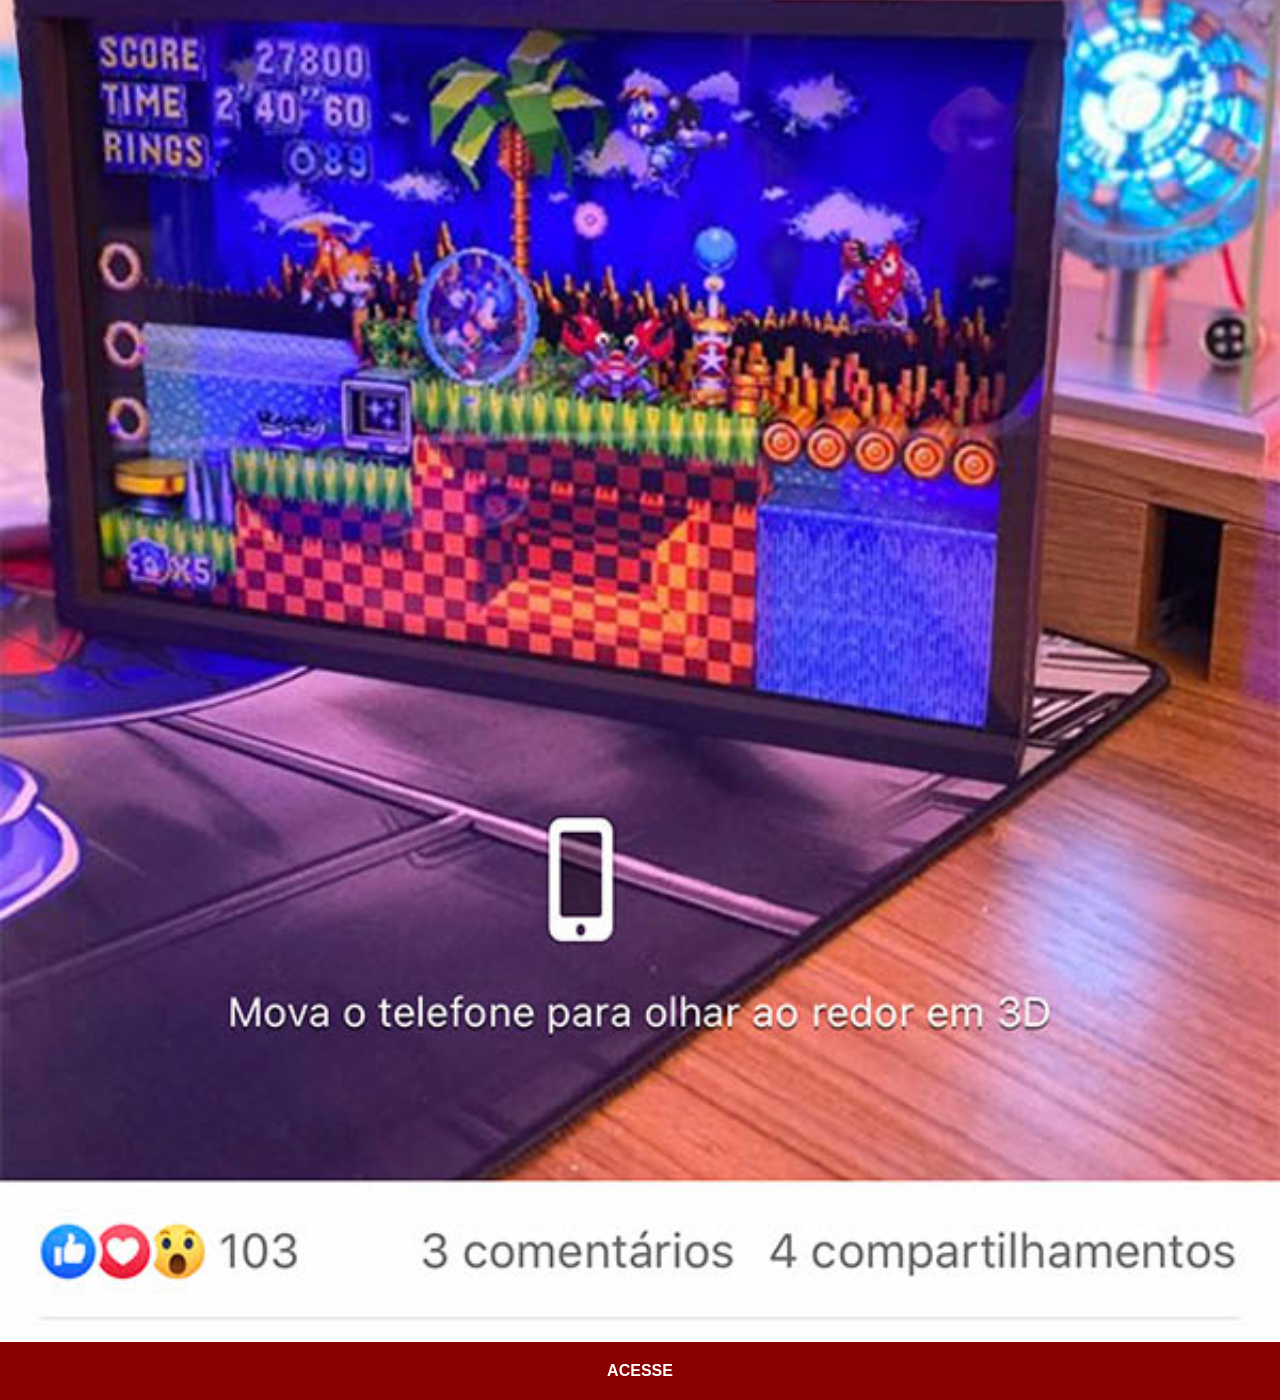
<file: Rede Social/index32.html>
<!DOCTYPE html>
<html lang="pt-br">
<head>
    <meta charset="UTF-8">
    <meta name="viewport" content="width=device-width, initial-scale=1.0">
    <title>facebook</title>
    <style>
        *{
            margin: 0px;
            padding: 0px;
            font-family: Arial, Helvetica, sans-serif;
        }
        ::-webkit-scrollbar {
            width: 0px;
            height: 0px;
        }
        img {
            width: 100vw;
        }
        a {
            display: block;
            background-color: darkred;
            color: white;
            padding: 20px;
            text-align: center;
            font-weight: bolder;
            text-decoration: none;
        }
    </style>
</head>
<body>
    <img src="midia/tela-facebook.jpg" alt="YouTube">
    <a href="https://www.facebook.com/gustavoguanabara/?locale=pt_BR" target="_blank">ACESSE</a>
</body>
</html>
</file>
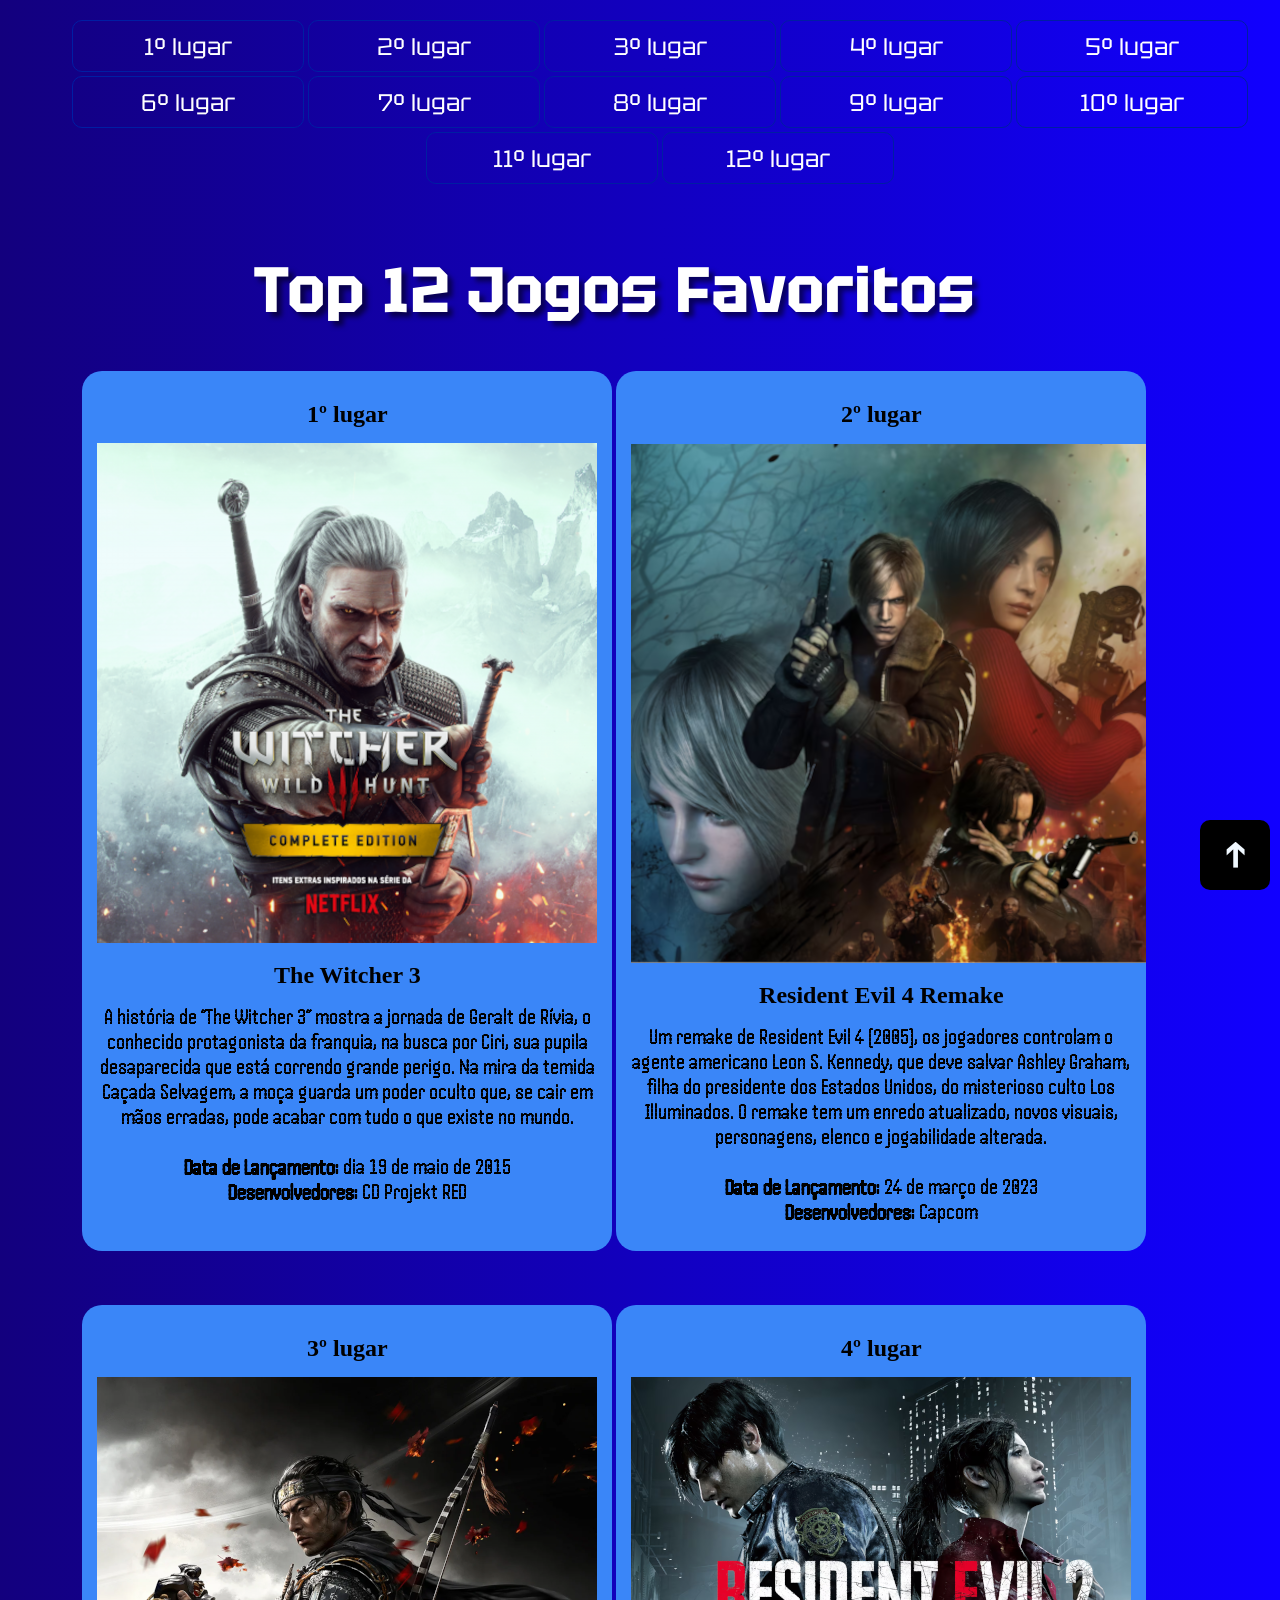
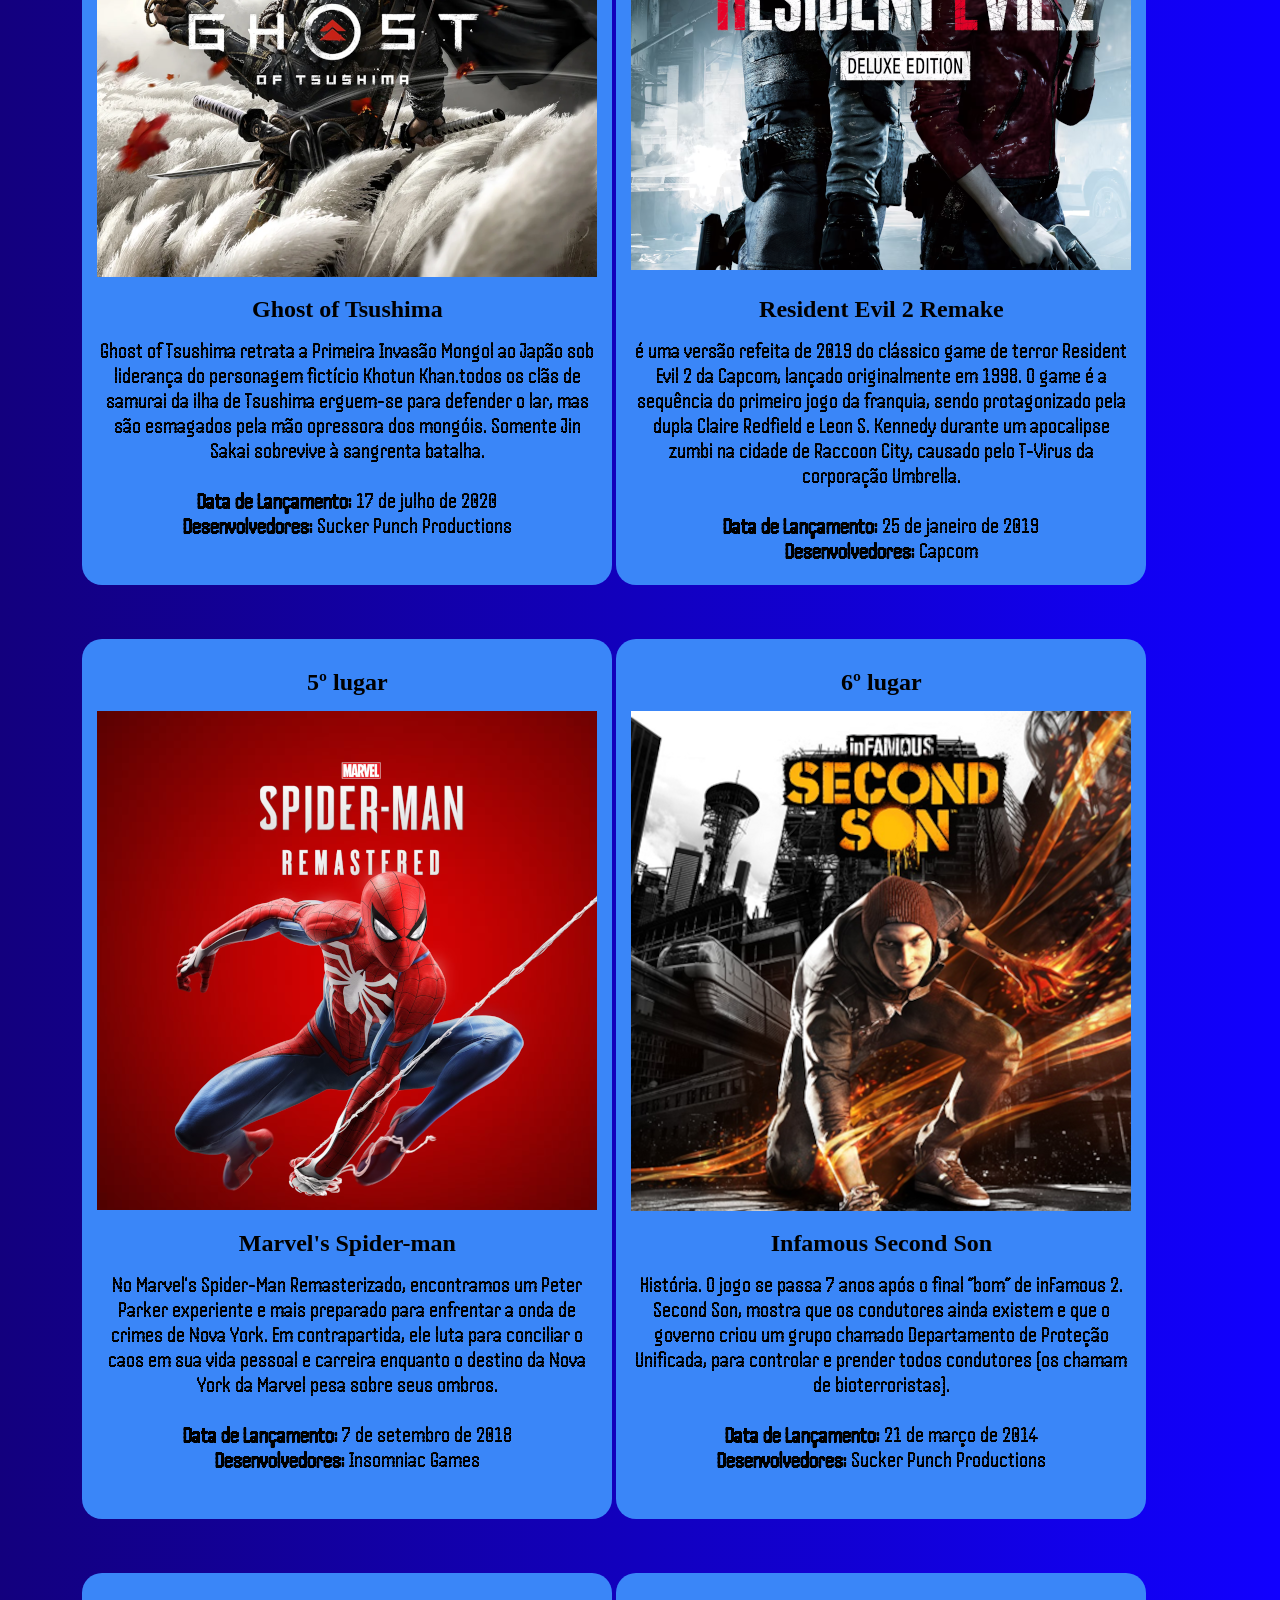
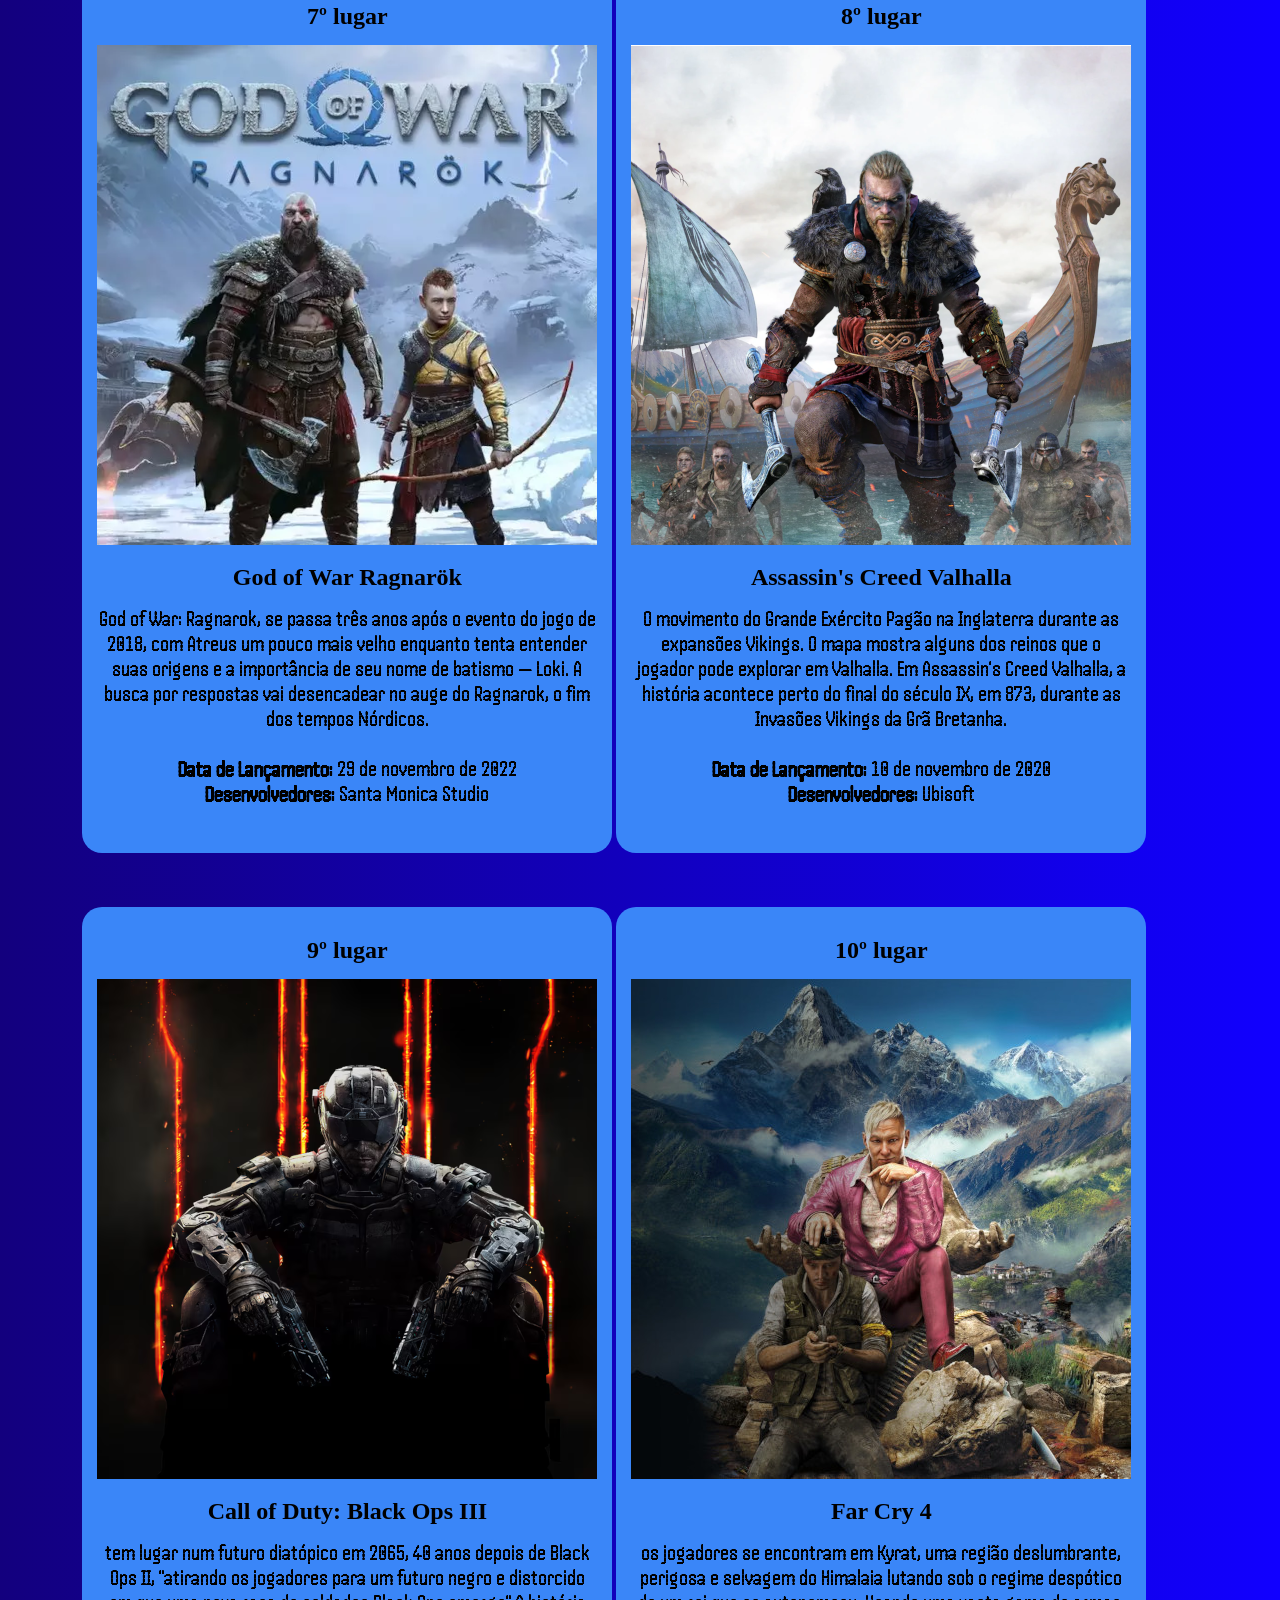
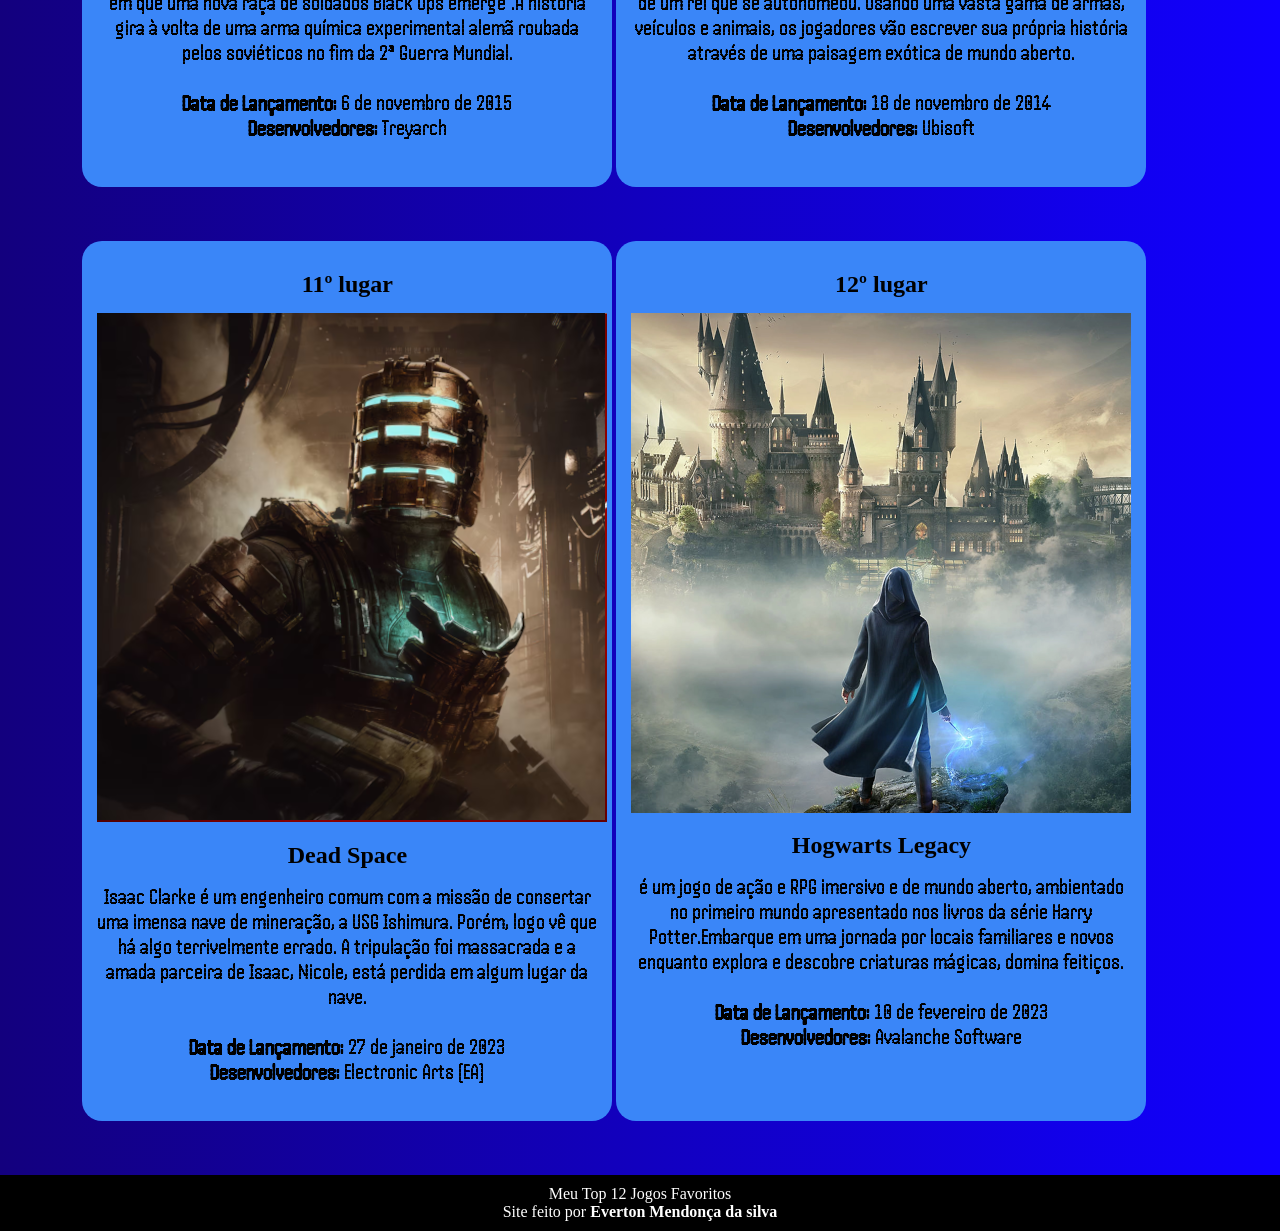
<file: Top Jogos/indexJogos.html>
<!DOCTYPE html>
<html lang="pt-br">
<head>
    <meta charset="UTF-8">
    <meta name="viewport" content="width=device-width, initial-scale=1.0">
    <link rel="shortcut icon" href="media/controlador.png" type="image/x-icon">
    <link href="https://fonts.googleapis.com/icon?family=Material+Icons" rel="stylesheet">
    <link rel="stylesheet" href="style.css">
    <title>Top 12 Jogos</title>
</head>
<body onresize="clickMenu2()">
    <header>
        <i  style="font-size: 4em;"  id="burguer" class="material-icons" onclick="clickMenu1()">menu</i>
        <menu id="itens">
            <ul>
                <li><a href="#TheWitcher3">1º lugar</a></li>
                <li><a href="#ResidentEvil4Remake">2º lugar</a></li>
                <li><a href="#GhostofTsushima">3º lugar</a></li>
                <li><a href="#ResidentEvil2Remake">4º lugar</a></li>
                <li><a href="#Spider-man">5º lugar</a></li>
                <li><a href="#InfamousSecondSon">6º lugar</a></li>
                <li><a href="#GodofWarRagnarok">7º lugar</a></li>
                <li><a href="#Assassin">8º lugar</a></li>
                <li><a href="#BlackOps3">9º lugar</a></li>
                <li><a href="#FarCry4">10º lugar</a></li>
                <li><a href="#DeadSpace">11º lugar</a></li>
                <li><a href="#HogwartsLegacy">12º lugar</a></li>
            </ul>
        </menu>
    </header>
    <main>
        <h1>Top 12 Jogos Favoritos</h1>
        <section id="TheWitcher3">
            <h2>1º lugar</h2>
            <img src="media/TheWitcher3.png" alt="TheWitcher3">
            <h2>The Witcher 3</h2>
            <p>A história de “The Witcher 3” mostra a jornada de Geralt de Rívia, o conhecido protagonista da franquia, na busca por Ciri, sua pupila desaparecida que está correndo grande perigo. Na mira da temida Caçada Selvagem, a moça guarda um poder oculto que, se cair em mãos erradas, pode acabar com tudo o que existe no mundo.<br><br><strong>Data de Lançamento:</strong> dia 19 de maio de 2015 <br><strong>Desenvolvedores:</strong> CD Projekt RED</p>
            
        </section>
        <section id="ResidentEvil4Remake"> 
        <h2>2º lugar</h2>
        <img src="media/ResidentEvil4Remake.png" alt="ResidentEvil4Remake">
        <h2>Resident Evil 4 Remake</h2>
        <p>Um remake de Resident Evil 4 (2005), os jogadores controlam o agente americano Leon S. Kennedy, que deve salvar Ashley Graham, filha do presidente dos Estados Unidos, do misterioso culto Los Illuminados. O remake tem um enredo atualizado, novos visuais, personagens, elenco e jogabilidade alterada.<br><br><strong>Data de Lançamento:</strong> 24 de março de 2023<br><strong>Desenvolvedores:</strong>  Capcom</p>
        </section>
        <section id="GhostofTsushima">
            <h2>3º lugar</h2>
            <img src="media/GhostofTsushima.png" alt="GhostofTsushima">
            <h2>Ghost of Tsushima</h2>
            <p>Ghost of Tsushima retrata a Primeira Invasão Mongol ao Japão sob liderança do personagem fictício Khotun Khan.todos os clãs de samurai da ilha de Tsushima erguem-se para defender o lar, mas são esmagados pela mão opressora dos mongóis. Somente Jin Sakai sobrevive à sangrenta batalha.<br><br><strong>Data de Lançamento:</strong> 17 de julho de 2020 <br><strong>Desenvolvedores:</strong> Sucker Punch Productions</p>
        </section>
        <section id="ResidentEvil2Remake">
            <h2>4º lugar</h2>
            <img src="media/ResidentEvil2Remake.png" alt="ResidentEvil2Remake">
            <h2>Resident Evil 2 Remake</h2>
            <p>é uma versão refeita de 2019 do clássico game de terror Resident Evil 2 da Capcom, lançado originalmente em 1998. O game é a sequência do primeiro jogo da franquia, sendo protagonizado pela dupla Claire Redfield e Leon S. Kennedy durante um apocalipse zumbi na cidade de Raccoon City, causado pelo T-Virus da corporação Umbrella.<br><br><strong>Data de Lançamento:</strong> 25 de janeiro de 2019  <br><strong>Desenvolvedores:</strong> Capcom</p>
        </section>
        <section id="Spider-man">
            <h2>5º lugar</h2>
            <img src="media/Marvel'sSpider-man.png" alt="Spider-man">
            <h2>Marvel's Spider-man</h2>
            <p>No Marvel's Spider-Man Remasterizado, encontramos um Peter Parker experiente e mais preparado para enfrentar a onda de crimes de Nova York. Em contrapartida, ele luta para conciliar o caos em sua vida pessoal e carreira enquanto o destino da Nova York da Marvel pesa sobre seus ombros.<br><br><strong>Data de Lançamento:</strong> 7 de setembro de 2018 <br><strong>Desenvolvedores:</strong>  Insomniac Games</p>
        </section>
        <section id="InfamousSecondSon">
            <h2>6º lugar</h2>
            <img src="media/InfamousSecondSon.png" alt="InfamousSecondSon">
            <h2>Infamous Second Son</h2>
            <p>História. O jogo se passa 7 anos após o final “bom” de inFamous 2. Second Son, mostra que os condutores ainda existem e que o governo criou um grupo chamado Departamento de Proteção Unificada, para controlar e prender todos condutores (os chamam de bioterroristas).<br><br><strong>Data de Lançamento:</strong> 21 de março de 2014 <br><strong>Desenvolvedores:</strong> Sucker Punch Productions</p>
        </section>
        <section id="GodofWarRagnarok">
            <h2>7º lugar</h2>
            <img src="media/GodofWarRagnarok.png" alt="GodofWarRagnarok">
            <h2>God of War Ragnarök</h2>
            <p>God of War: Ragnarok, se passa três anos após o evento do jogo de 2018, com Atreus um pouco mais velho enquanto tenta entender suas origens e a importância de seu nome de batismo — Loki. A busca por respostas vai desencadear no auge do Ragnarok, o fim dos tempos Nórdicos.<br><br><strong>Data de Lançamento:</strong> 29 de novembro de 2022 <br><strong>Desenvolvedores:</strong> Santa Monica Studio</p>
        </section>
        <section id="Assassin">
            <h2>8º lugar</h2>
            <img src="media/Assassin'sCreedValhalla.png" alt="Assassin'sCreedValhalla">
            <h2>Assassin's Creed Valhalla</h2>
            <p>O movimento do Grande Exército Pagão na Inglaterra durante as expansões Vikings. O mapa mostra alguns dos reinos que o jogador pode explorar em Valhalla. Em Assassin's Creed Valhalla, a história acontece perto do final do século IX, em 873, durante as Invasões Vikings da Grã Bretanha.<br><br><strong>Data de Lançamento:</strong> 10 de novembro de 2020 <br><strong>Desenvolvedores:</strong> Ubisoft</p>
        </section>
        <section id="BlackOps3">
            <h2>9º lugar</h2>
            <img src="media/BlackOps3.png" alt="BlackOps3">
            <h2>Call of Duty: Black Ops III</h2>
            <p>tem lugar num futuro diatópico em 2065, 40 anos depois de Black Ops II, "atirando os jogadores para um futuro negro e distorcido em que uma nova raça de soldados Black Ops emerge".A história gira à volta de uma arma química experimental alemã roubada pelos soviéticos no fim da 2ª Guerra Mundial.<br><br><strong>Data de Lançamento:</strong> 6 de novembro de 2015 <br><strong>Desenvolvedores:</strong> Treyarch</p>
        </section>
        <section id="FarCry4">
            <h2>10º lugar</h2>
            <img src="media/FarCry4.jpg" alt="FarCry4">
            <h2>Far Cry 4</h2>
            <p>os jogadores se encontram em Kyrat, uma região deslumbrante, perigosa e selvagem do Himalaia lutando sob o regime despótico de um rei que se autonomeou. Usando uma vasta gama de armas, veículos e animais, os jogadores vão escrever sua própria história através de uma paisagem exótica de mundo aberto.<br><br><strong>Data de Lançamento:</strong> 18 de novembro de 2014  <br><strong>Desenvolvedores:</strong> Ubisoft </p>
        </section>
        <section id="DeadSpace">
            <h2>11º lugar</h2>
            <img src="media/DeadSpace.png" alt="DeadSpace">
            <h2>Dead Space</h2>
            <p>Isaac Clarke é um engenheiro comum com a missão de consertar uma imensa nave de mineração, a USG Ishimura. Porém, logo vê que há algo terrivelmente errado. A tripulação foi massacrada e a amada parceira de Isaac, Nicole, está perdida em algum lugar da nave.<br><br><strong>Data de Lançamento:</strong> 27 de janeiro de 2023  <br><strong>Desenvolvedores:</strong> Electronic Arts (EA)</p>
        </section>
        <section id="HogwartsLegacy">
            <h2>12º lugar</h2>
            <img src="media/HogwartsLegacy.png" alt="HogwartsLegacy">
            <h2>Hogwarts Legacy</h2>
            <p>é um jogo de ação e RPG imersivo e de mundo aberto, ambientado no primeiro mundo apresentado nos livros da série Harry Potter.Embarque em uma jornada por locais familiares e novos enquanto explora e descobre criaturas mágicas, domina feitiços.<br><br><strong>Data de Lançamento:</strong> 10 de fevereiro de 2023 <br><strong>Desenvolvedores:</strong>  Avalanche Software</p>
        </section>
        <a href="#" class="btn"></a>
    </main>
    <script>
        function clickMenu2() {
            if (window.innerWidth >= 600) {
                itens.style.display = 'block'
            } else {
                itens.style.display = 'none'
            }
        }

        function clickMenu1() {
            if (itens.style.display == 'block') {
                itens.style.display = 'none'
            } else {
                itens.style.display = 'block'
            }
        }
    </script>
    <footer>
        Meu Top 12 Jogos Favoritos <br> Site feito por <strong>Everton Mendonça da silva</strong>
    </footer>
</body>
</html>
</file>
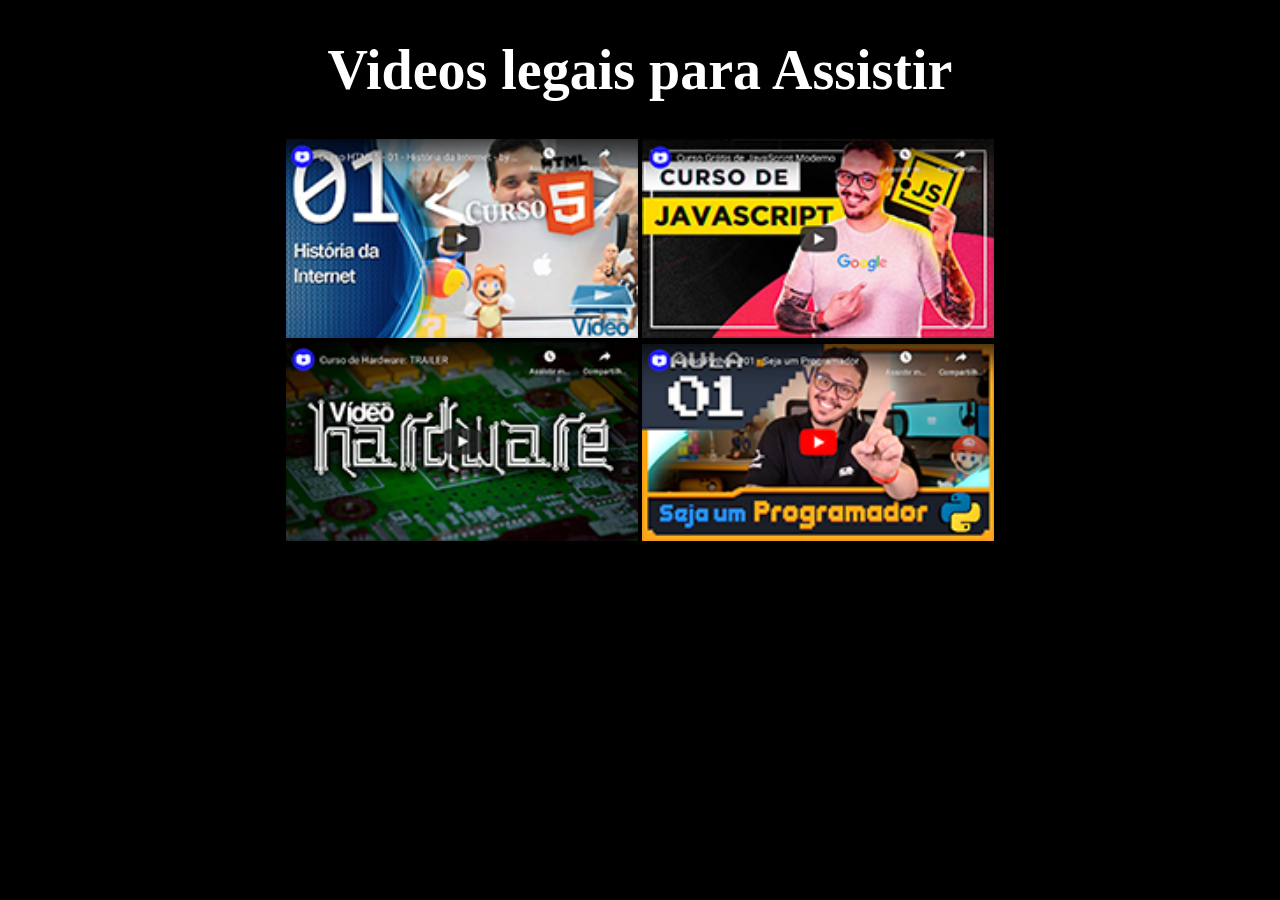
<file: YouTube/index11.html>
<!DOCTYPE html>
<html lang="pt-br">
<head>
    <meta charset="UTF-8">
    <meta name="viewport" content="width=device-width, initial-scale=1.0">
    <title>Desafio dos videos</title>
    <link rel="shortcut icon" href="midia/favicon.ico" type="image/x-icon">
    <link rel="stylesheet" href="style.css">
    <style>
        img{
    width: 22em;
    }
    </style>
</head>
<body>
    <h1>Videos legais para Assistir</h1>
    <div class="ima">
        <a href="index12.html"><img src="midia/thumb-html.png" alt="thumb video html"></a>
        <a href="index13.html"><img src="midia/thumb-js.png" alt="thumb video java script "></a>
        <br>
        <a href="index14.html"><img src="midia/thumb-hardware.png" alt="thumb video hardware"></a>
        <a href="index15.html"><img src="midia/thumb-python.png" alt="thumb video python"></a>
    </div>
</body>
</html>
</file>
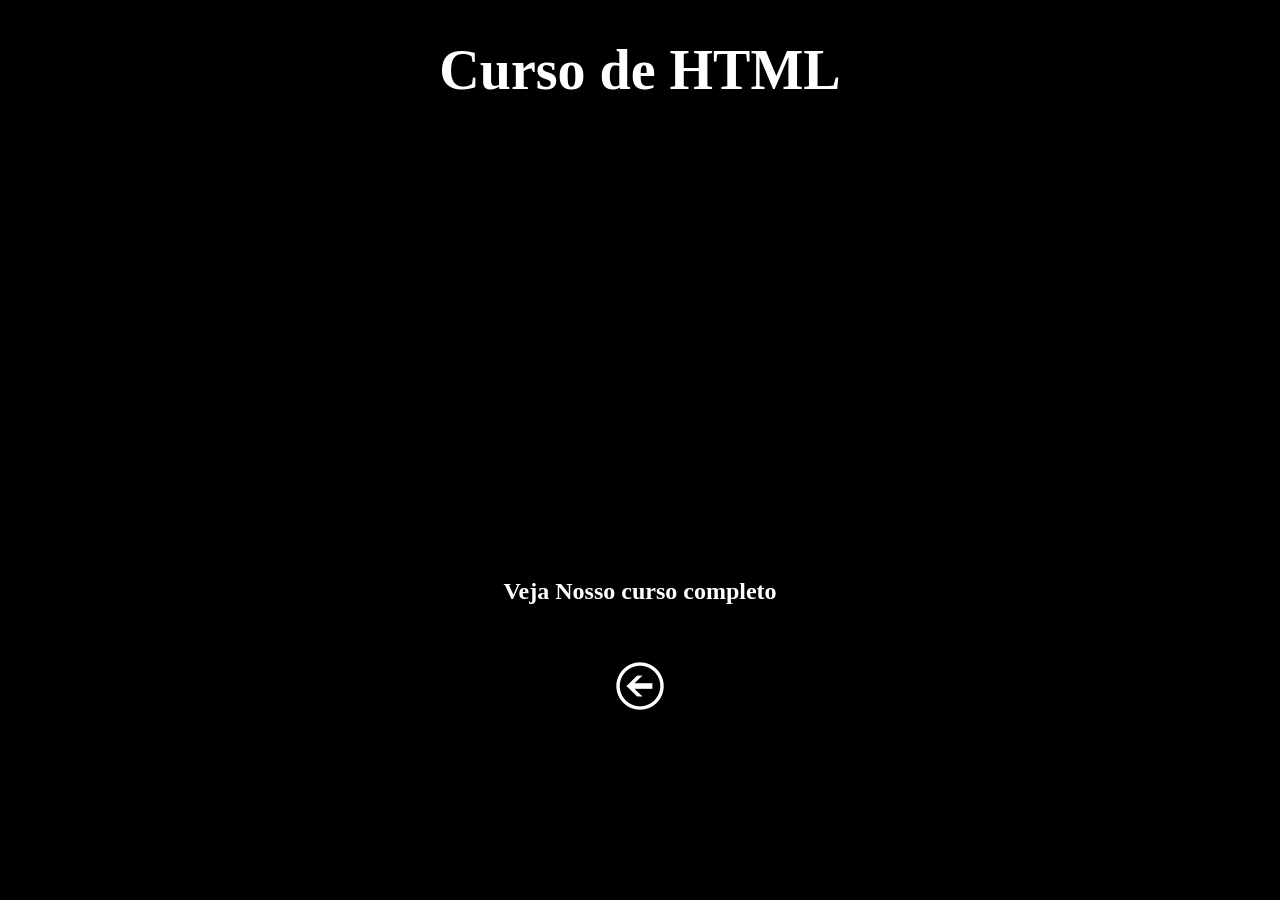
<file: YouTube/index12.html>
<!DOCTYPE html>
<html lang="pt-br">
<head>
    <meta charset="UTF-8">
    <meta name="viewport" content="width=device-width, initial-scale=1.0">
    <title>Desafio dos videos</title>
    <link rel="shortcut icon" href="midia/favicon.ico" type="image/x-icon">
    <link rel="stylesheet" href="style.css">
</head>
<body>
    <div class="imagem">
        <h1>Curso de HTML</h1>
        <iframe width="660" height="415" src="https://www.youtube.com/embed/3S5ts5bzvzM?si=PiioSaa0VvehX9pt" title="YouTube video player" frameborder="0" allow="accelerometer; autoplay; clipboard-write; encrypted-media; gyroscope; picture-in-picture; web-share" referrerpolicy="strict-origin-when-cross-origin" allowfullscreen></iframe>
        <a href="https://www.youtube.com/watch?v=epDCjksKMok&list=PLHz_AreHm4dlAnJ_jJtV29RFxnPHDuk9o" target="_blank">
        <br>
        <h2>Veja Nosso curso completo</h2></a>    
        <br><br>
        <a href="index11.html"><img src="midia/voltar.png" alt="seta"></a>
    </div>
</body>
</html>
</file>
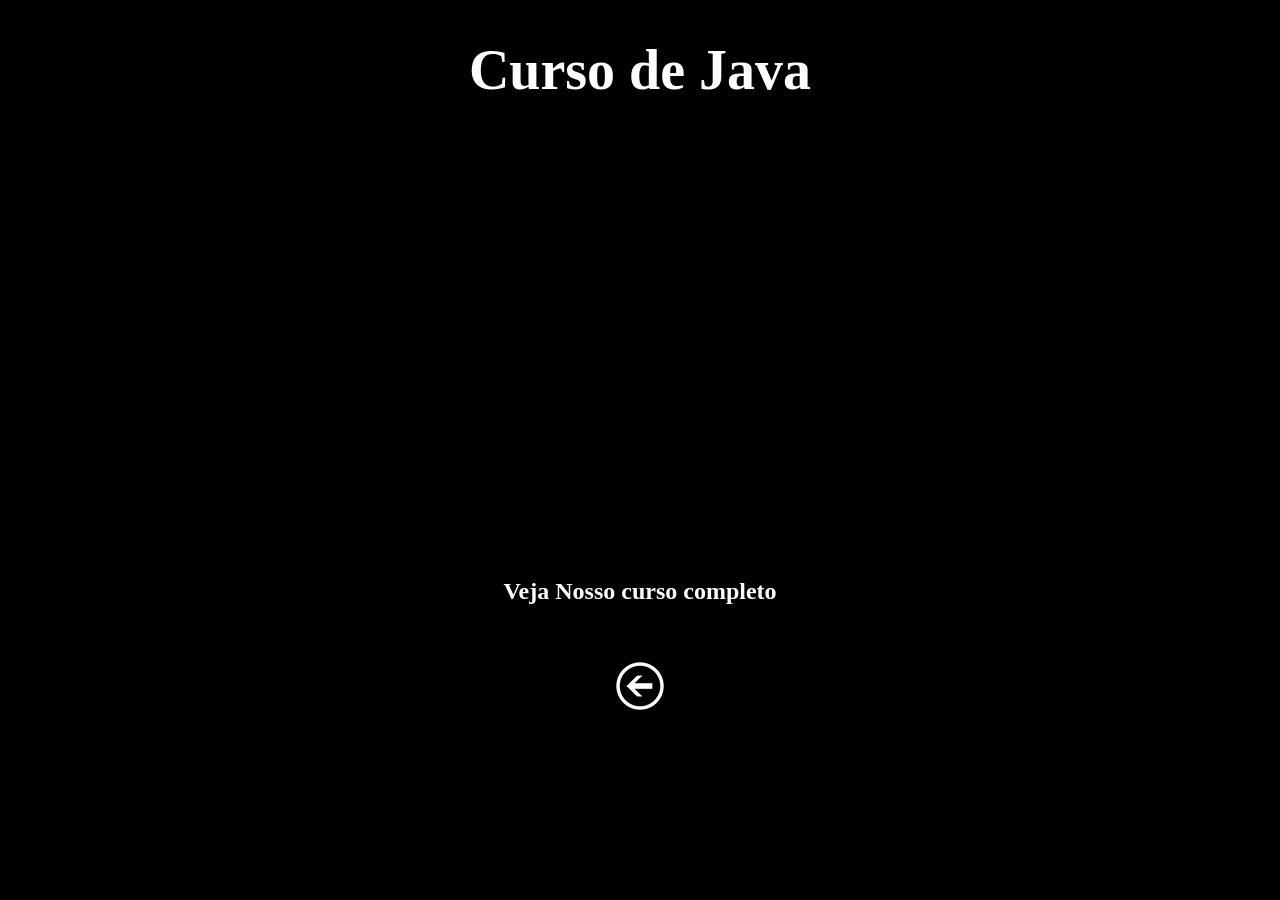
<file: YouTube/index13.html>
<!DOCTYPE html>
<html lang="pt-br">
<head>
    <meta charset="UTF-8">
    <meta name="viewport" content="width=device-width, initial-scale=1.0">
    <title>Desafio dos videos</title>
    <link rel="shortcut icon" href="midia/favicon.ico" type="image/x-icon">
    <link rel="stylesheet" href="style.css">
</head>
<body>
    <div class="imagem">
        <h1>Curso de Java </h1>
        <iframe width="660" height="415" src="https://www.youtube.com/embed/3S5ts5bzvzM?si=PiioSaa0VvehX9pt" title="YouTube video player" frameborder="0" allow="accelerometer; autoplay; clipboard-write; encrypted-media; gyroscope; picture-in-picture; web-share" referrerpolicy="strict-origin-when-cross-origin" allowfullscreen></iframe>
        <a href="https://www.youtube.com/watch?v=epDCjksKMok&list=PLHz_AreHm4dlAnJ_jJtV29RFxnPHDuk9o" target="_blank">
        <br>
        <h2>Veja Nosso curso completo</h2></a>    
        <br><br>
        <a href="index11.html"><img src="midia/voltar.png" alt="seta"></a>
    </div>
</body>
</html>
</file>
<file: style.css>
body {
    background-color: black;
    font: 13pt Arial;
}

main {
    background-color: white;
    width: 350px;
    padding: 20px;
    margin: auto;
    margin-top: 30vh;
    border-radius: 10px;
    box-shadow: 5px 5px 5px rgba(0, 0, 0, 0.529);
}

h1 {
    color: darkgoldenrod;
    text-align: center;
}

h2 {
    color: rgb(125, 92, 8);
}

a, a:visited {
    color: rgb(34, 34, 34);
    font-weight: bolder;
}

a:hover {
    color: darkgoldenrod;
    text-decoration: none;
}
</file>
<file: Cordel Moderno/estilo1.css>
@charset "UTF-8";
@import url('https://fonts.googleapis.com/css2?family=Passion+One:wght@400;700;900&display=swap');
@import url('https://fonts.googleapis.com/css2?family=Passion+One:wght@400;700;900&family=Sriracha&display=swap');

:root{/*definir variaveis no css*/
    --fonte1: Verdana, Geneva, Tahoma, sans-serif; /* definir variaver de fonte*/
    --fonte2: "Passion One", sans-serif; /* definir variaver de fonte*/
    --fonte3: "Sriracha", cursive; /* definir variaver de fonte*/
}

*{
    margin: 0px; /*definir margens ou tiarar magem padrao do navedador*/
    padding: 0px; /*definir margens ou tiarar magem padrao do navedador*/
}

body{
    min-height: 100vh; /* definir tamanho horizontal baseado no tamanho da tela*/
    background-color: rgb(48, 47, 47); /*definir cor de fundo*/
    font-family: var(--fonte1);/*definir fonte com variavel pre definida*/
    
}

header{
    background-color: black;/*definir cor de fundo*/
    color: white;/*definir cor de fundo*/
    text-align: center;/*alinhar texto ao centro*/
}

header > h1 {
    padding-top: 50px; /*definir margem interna*/
    font-variant: small-caps;/*definir estilo da fonte com maiusculas diferentes*/
    font-family: var(--fonte2);/*definir fonte com variavel pre definida*/
    font-size: 10vw; /*definir tamanho da fonte baseado no tamaho horizontal da tela*/
}

header > p{
    padding-bottom: 50px;/*definir margem interna*/
}

header a, footer a {
    color: white;/*definir cor da fonte*/
    text-decoration: none; /*definir decolraçao do texto*/
    font-weight: bolder; /*definir tamanho do negrito do texto*/
}

header a:hover, footer a:hover {
    text-decoration: underline;/*definir decolraçao do texto*/
}

section{
    padding-top: 10vh;/*definir margem interna baseado no tamaho vertical da tela*/
    padding-bottom: 10vh;/*definir margem interna baseado no tamaho vertical da tela*/
    line-height: 2em;/**/
    padding-left: 30px;/*definir margem interna*/
    font-family: var(--fonte3);/*definir fonte com variavel pre definida*/
    font-size: 4vw;/**/
}

.normal{
    background-color: white;/*definir cor de fundo*/
    color: black; /*definir cor da fonte*/
    
}

.imagem{
    background-color: rgb(56, 54, 54);/*definir cor de fundo*/
    color: white; /*definir cor da fonte*/
    box-shadow: inset 6px 6px 13px 0px rgba(0, 0, 0, 0.5);/* definir sombra da caixa*/
    background-size: cover;/*definir que a imagem de fundo se adapite para preenche a tela*/
    background-attachment: fixed;/*definir que a imagem de fundo  fique fixar em relaçao a ao conteudo */
}

.imagem > p{
    display: inline-block;/* definir tipo da caixa */
    padding: 5px;/*definir margem interna*/
    width: 400px;/*definir tamanho da caixs*/
    background-color: rgba(0, 0, 0, 0.322);/*definir cor de fundo*/
    text-shadow: 1px 2px 0px black;/*definir sombra para o texto*/

}

#img1{
    background-image: url(midia/background001.jpg);/*definir imagen de fundo */
    background-position: right center;/*definir alinhanmento da imagem*/
}
#img2{
    background-image: url(midia/background002.jpg);/*definir imagen de fundo */
}

footer{
    background-color: black;/*definir cor de fundo*/
    text-align: center;/*alinhar texto ao centro*/
    color: white;/*definir cor da fonte*/
    padding: 10px;/*definir margem internas*/
}
</file>
<file: Rede Social/estilo2.css>
@charset "UTF-8";

*{
    margin: 0px;
    padding: 0px;
    font-family: Arial, Helvetica, sans-serif;
}

html{
    height: 100vh;
    width: 100vw;
    background-color: black;
}

body{
    background: url(midia/fundo-madeira.jpg) 
    no-repeat top center;
    background-size: cover;
    background-attachment: fixed;
}

main{
    position: relative;
    height: 100vh;
    margin: auto;
}

#telefone{
    position: absolute;
    top: 50%;
    left: 50%;
    transform: translate(-50%, -50%);
    height: 627px;
    width: 311px;
    background: url(midia/frame-iphone.png) no-repeat;
}

#tela{
    position: relative;
    top: 80px;
    left: 22px;
    width: 269px;
    height: 471px;
}

#redes{
    text-align: right;
}
#redes img{
    width: 50px;
    margin: 10px;
    border-radius: 50%;
    box-shadow: 2px 2px 5px black;
    box-sizing: border-box;
}

#redes img:hover{
    border: 2px solid lightgray;
    transform: translate(-3px, -3px);
    box-shadow: 5px 5px 10px black;
    transition: transform .5s, border 1s;
}
</file>
<file: Top Jogos/style.css>
@charset "UTF-8";
@import url('https://fonts.googleapis.com/css2?family=Playwrite+CU:wght@100..400&family=Tektur:wght@400..900&display=swap');
@import url('https://fonts.googleapis.com/css2?family=Handjet:wght@100..900&family=Silkscreen:wght@400;700&display=swap');
*{
    margin: 0px;
    padding: 0px;
}


body,html{
    background-image: linear-gradient(to left, rgb(17, 0, 255), #13007e);
    height: 100%;
    width: 100%;
    
}

header{
    display: block;
    padding: 20px;
    width: 100%;
    margin: auto;
    margin-bottom: 40px;
}

footer{
    background-color: black;
    text-align: center;
    color: white;
    padding: 10px;
}

ul{
    text-align: center;
    list-style-type: none;
    
}
li{
    display: inline-block;
    width: 230px;
    height: 50px;
    border: 1px solid #001ea3;
    border-radius: 10px;
    overflow: hidden;
}

a{  
    display: block;
    font-family: "Ribeye Marrow", serif;
    color:white;
    text-decoration: none;
    border-radius: 10px;
    padding: 10px;
    font-size: 1.5em;
    margin-top: auto;
    font-family: "Tektur", sans-serif;    
}

li:hover {
    background-color: #000930;
    transition:  0.5s;
}


main{
    display: block;
    width: 96vw;
    text-align: center;
}

section{
    display: inline-block;
    margin: auto;
    overflow: hidden;
    width: 500px;
    height: 850px;
    background-color: #3a86f8;
    border-radius: 20px;
    margin-bottom: 50px;
    padding: 15px;
}

section:hover{
    background-color: white;
    transition:  0.5s;
}

p{
    max-width: 500px;
    margin: auto;
    padding-bottom: 60px ;
    font-family: "Handjet", sans-serif;
    font-size: 1.4em;
    
}
h2{
    padding: 15px;
}

h1{
    font-family: "Tektur", sans-serif;
    margin-bottom: 40px;
    font-size: 4em;
    color: white;
    text-shadow: 5px 5px 5px rgba(0, 0, 0, 0.534);
}

menu{
    display: none;
    
}
/*botao*/
.btn {
    display: flex;
    justify-content: center;
    align-items: center;
    position: fixed;
    bottom: 10px;
    right: 10px;
    width: 50px;
    height: 50px;
    background-color: #000;
    text-decoration: none;
}
.btn::after {
    content: "↑";
    font-size: 32px;
    font-weight: bold;
    color: aliceblue;
    transition: margin-top 250ms;
}
.btn:hover::after {
    margin-top:-8px;
}


@media screen and (min-width: 601px) {
    menu{
        display: block;
    }
    #burguer {
        display: none;
    }
}
@media screen and (max-width:600px){
    header{
        width: 300px;
    }

    section{
        width: 300px;
        height: 760px;
    }

    img{
        width:300px ;
        height: 300px;
    }

    li{
        display: block;
        font-size: 0.6em;
        padding-bottom: 20px;
        margin: auto;
        width: 300px;
        height: 15px;
        overflow: hidden;
    }

    #burguer{
        color: white;
    }
    #burguer {
        color: white;
        display: block;
        text-align: center;
        padding: 10px;
        cursor: pointer;
    }
    menu ul {
        list-style-type: none;
    }
        
    a {
        display: block;
        padding: 10px;
        text-decoration: none;
        text-align: center;
        color: white;
    } 

    .btn {
        
        width: 10px;
        height: 30px;
        
    }

}
</file>
<file: YouTube/style.css>
body{
    background-color: black;
    margin: auto;

}
h1{
    color: white;
    text-align: center;
    font-size: 3.5em;
}
.imagem{
    text-align: center;
    
}
a{
    text-decoration: none;
    color: white;       
}
.ima{
    text-align: center;
}
</file>
